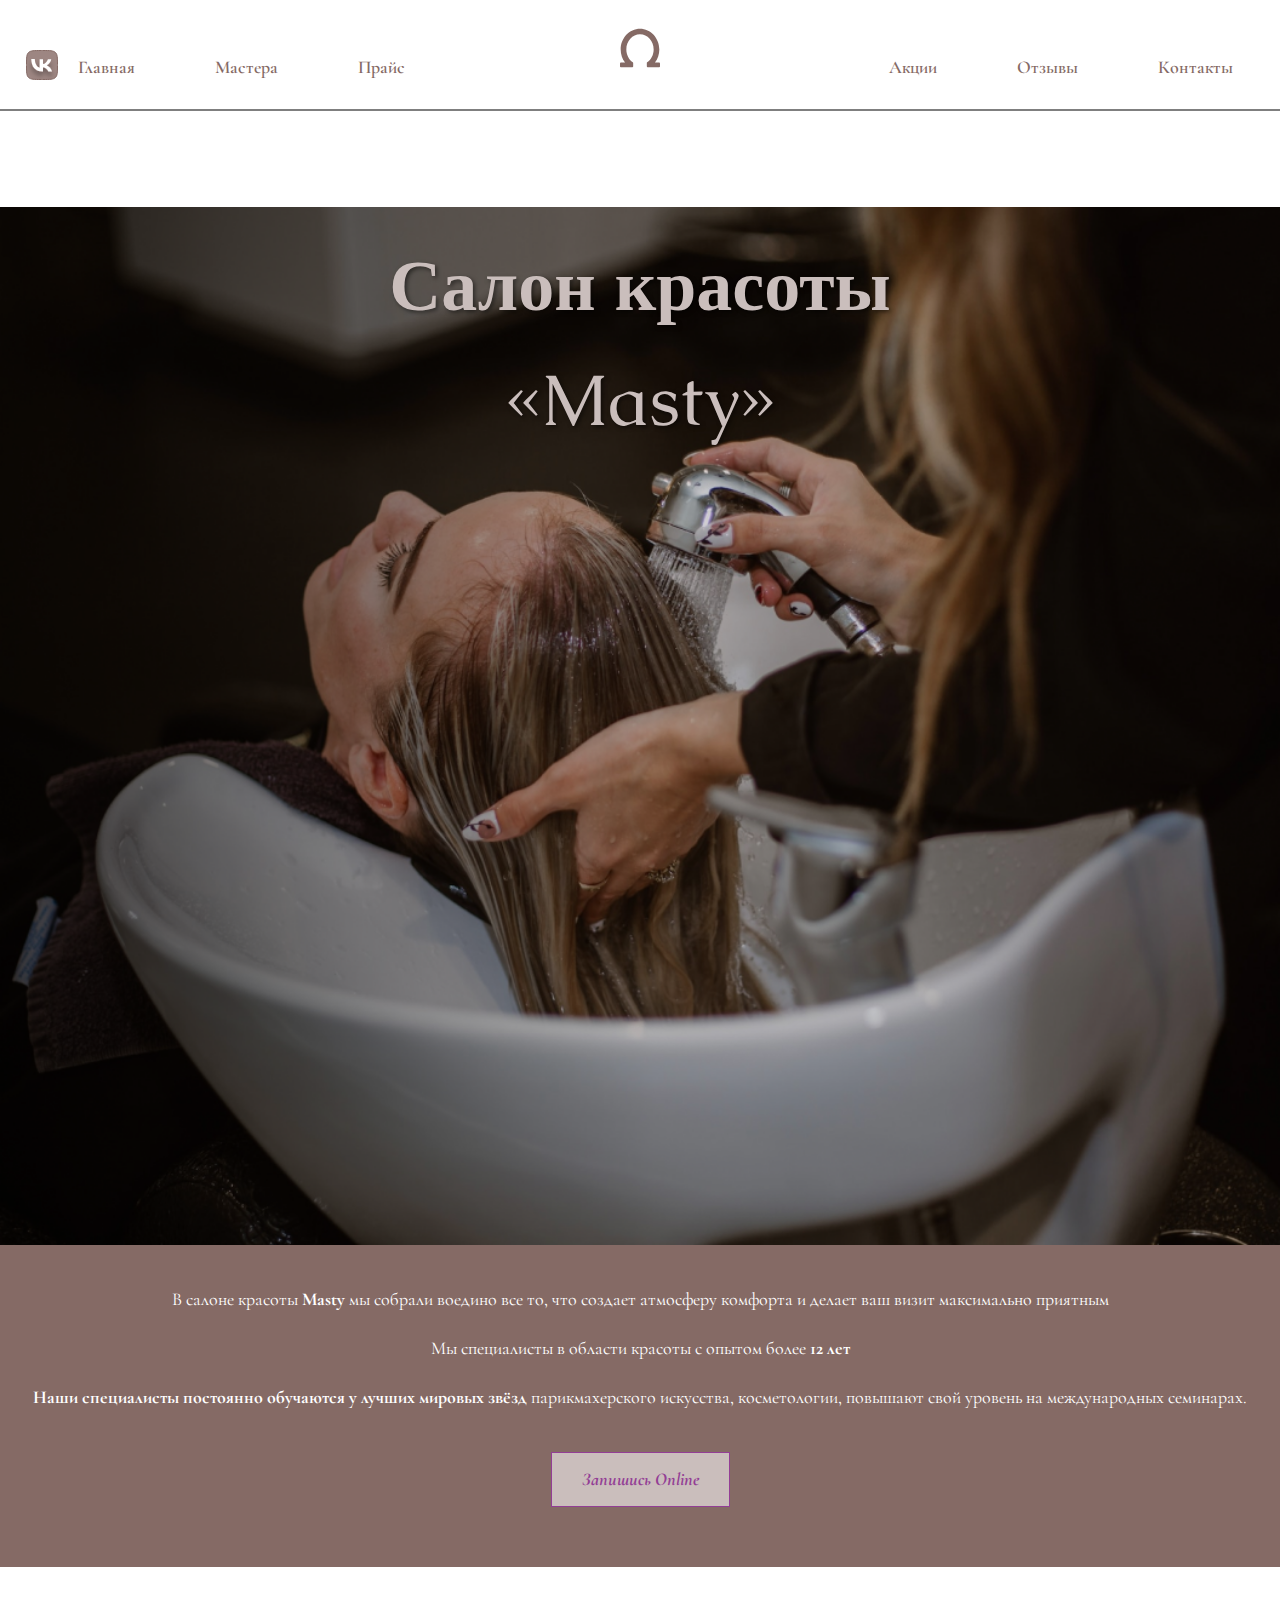
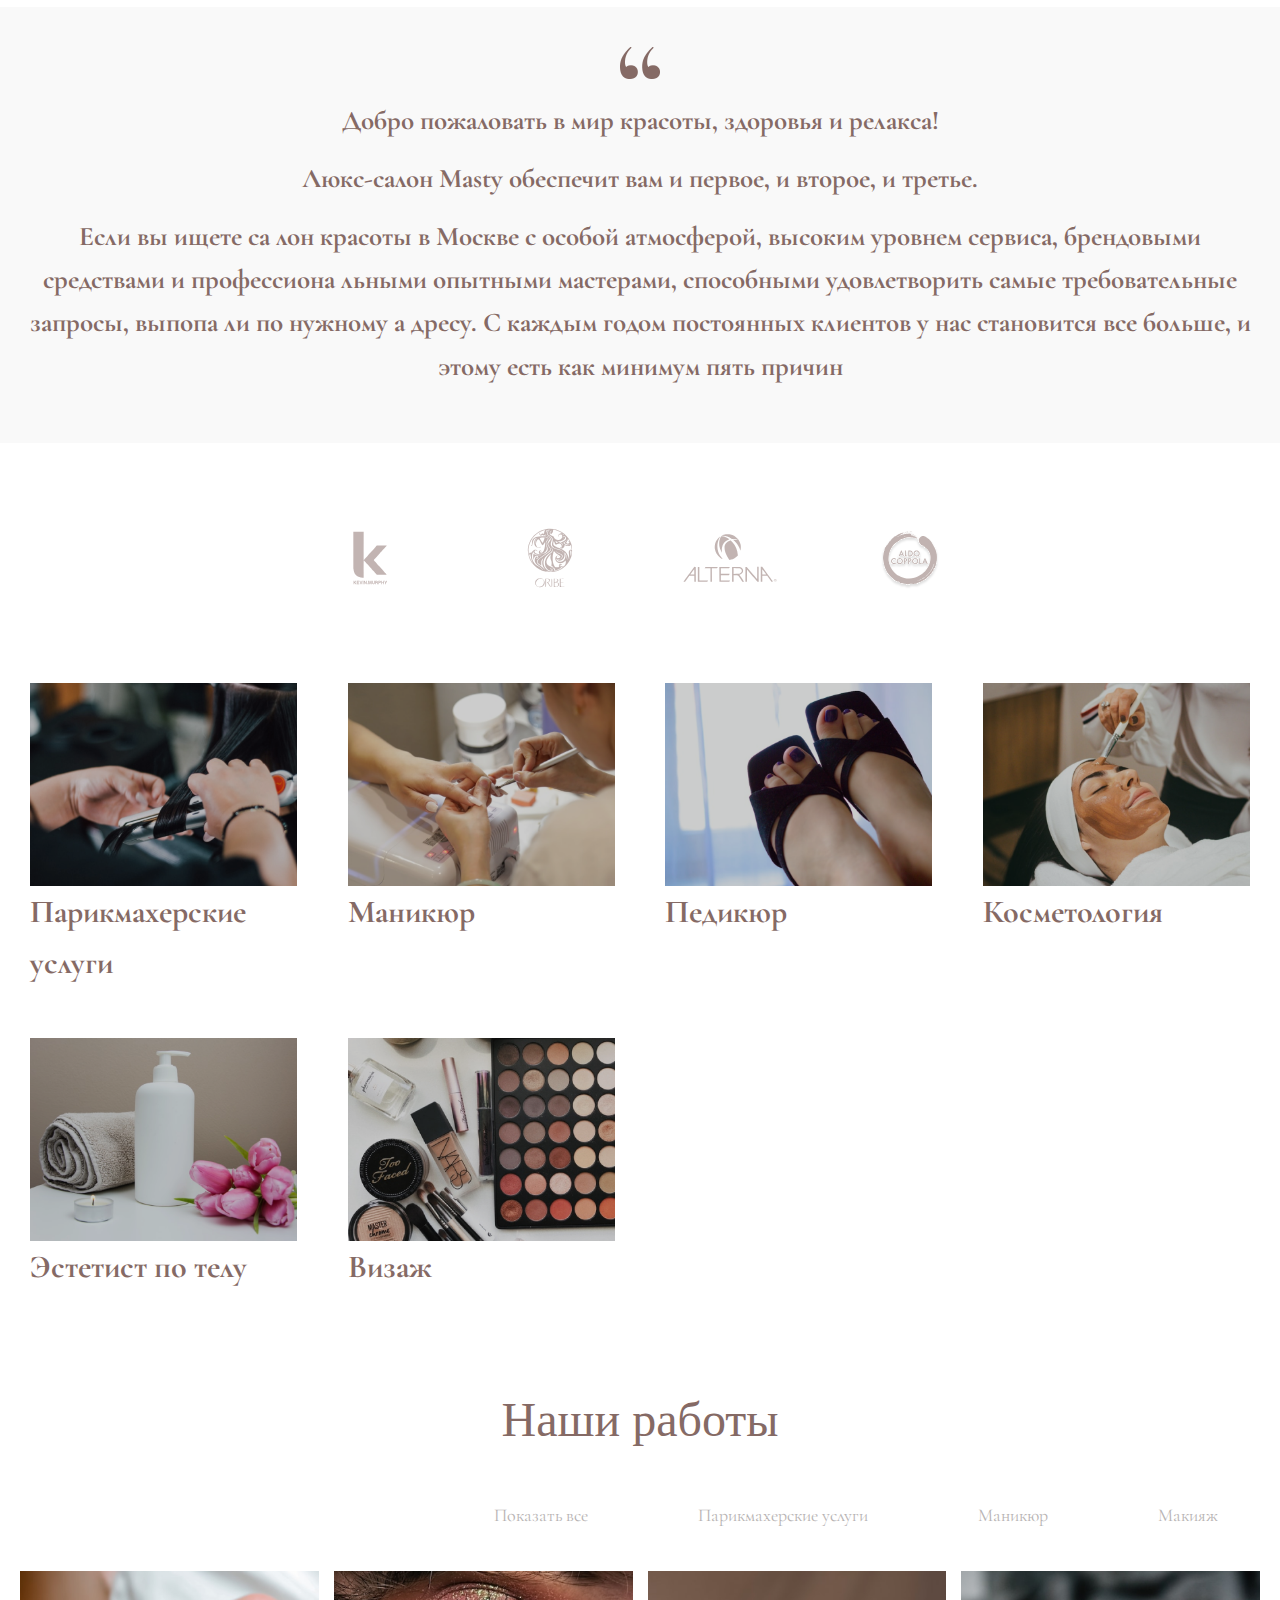
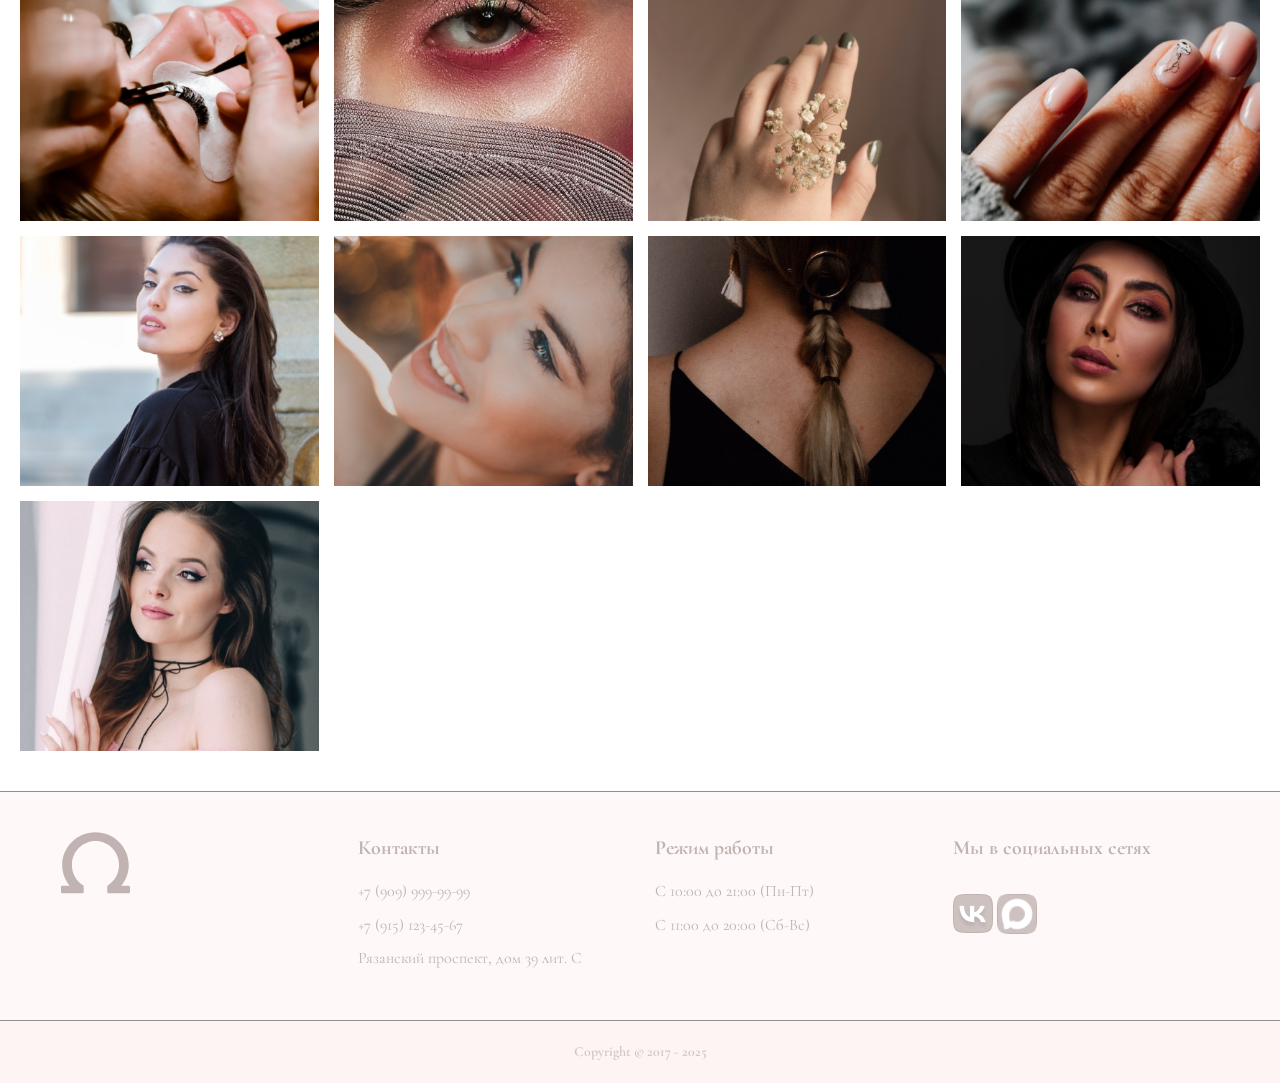
<file: index.html>
<!DOCTYPE html>
<html lang="en">
  <head>
    <meta charset="UTF-8" />
    <meta http-equiv="X-UA-Compatible" content="IE=edge" />
    <meta name="viewport" content="width=device-width, initial-scale=1.0" />
    <link rel="stylesheet" href="assets/css/main.css" />
    <title>Masty</title>
  </head>
  <body id="body">
    <header>
      <div class="header__container">
        <div class="header__items">
          <div class="header__img">
            <button
              onclick="window.location.href='https://vk.com/club234239337'"
              style="
                background: none;
                border: none;
                cursor: pointer;
                outline: none;
              "
            >
              <img src="assets/img/VK.svg" alt="VK" />
            </button>
          </div>

          <nav>
            <ul>
              <li><a href="index.html">Главная</a></li>
              <li><a href="masters.html">Мастера</a></li>
              <li><a href="price.html">Прайс</a></li>
            </ul>
          </nav>

          <img class="header__logo" src="assets/img/logo.svg" alt="Masty" />

          <nav>
            <ul>
              <li><a href="stock.html">Акции</a></li>
              <li><a href="reviews.html">Отзывы</a></li>
              <li><a href="contacts.html">Контакты</a></li>
            </ul>
          </nav>

          <div class="menu-toggle" id="mobile-menu">
            <span></span>
            <span></span>
            <span></span>
          </div>
        </div>
      </div>
      <hr />
    </header>

    <form action="" class="form">
      <div class="form-inner">
        <h2>Форма записи<br />На наши услуги</h2>
        <div class="form-content">
          <h3>Ваше имя:</h3>
          <p><input type="text" name="your-name" /></p>
          <h3>Ваш телефон:</h3>
          <p><input type="text" name="your-name" /></p>
          <h3>Выберите услугу:</h3>
          <p>
            <select name="guests">
              <option value="1">Парикмахерские услуги</option>
              <option value="2">Маникюр</option>
              <option value="3">Педикюр</option>
              <option value="4">Косметология</option>
              <option value="5">Эстетист по телу</option>
              <option value="6">Визаж</option>
            </select>
          </p>
          <h3>Выберите время</h3>
          <p>
            <select name="attending">
              <option value="time">10-13:00</option>
              <option value="time">14-16:00</option>
              <option value="time">16-18:00</option>
            </select>
          </p>
          <p><input class="inputbtn" type="submit" value="Забронировать" /></p>
        </div>
      </div>
    </form>

    <main class="main">
      <!-- Остальной контент остается без изменений -->
      <section class="main-1">
        <img src="assets/img/main-bg.png" />
        <div class="bg1">
          <h1>Салон красоты <br /><span>«Masty»</span></h1>
        </div>
        <div class="bg2">
          <div class="container" style="text-align: center">
            <p>
              В салоне красоты <span>Masty</span> мы собрали воедино все то, что
              создает атмосферу комфорта и делает ваш визит максимально приятным
            </p>
            <p>
              Мы специалисты в области красоты с опытом более
              <span>12 лет</span>
            </p>
            <p>
              <span
                >Наши специалисты постоянно обучаются у лучших мировых звёзд
              </span>
              парикмахерского искусства, косметологии, повышают свой уровень на
              международных семинарах.
            </p>
            <a class="btn-request" href="https://annyannn.pythonanywhere.com">Запишись Online</a>
          </div>
        </div>
      </section>

      <section class="main-2">
        <div class="quote">
          <div class="container">
            <img src="assets/img/quotes.png" />
            <p>Добро пожаловать в мир красоты, здоровья и релакса!</p>
            <p>Люкс-салон Masty обеспечит вам и первое, и второе, и третье.</p>
            <p>
              Если вы ищете са лон красоты в Москве с особой атмосферой, высоким
              уровнем сервиса, брендовыми средствами и профессиона льными
              опытными мастерами, способными удовлетворить самые требовательные
              запросы, выпопа ли по нужному а дресу. С каждым годом постоянных
              клиентов у нас становится все больше, и этому есть как минимум
              пять причин
            </p>
          </div>
        </div>
        <div class="partners">
          <div class="container">
            <img src="assets/img/logo-1.svg" />
            <img src="assets/img/logo-2.svg" />
            <img src="assets/img/logo-3.svg" />
            <img src="assets/img/logo-4.svg" />
          </div>
        </div>
      </section>

      <section class="main-3">
        <div class="container">
          <div class="container-bg">
            <a href="hair.html"><img src="assets/img/image-1.png" /></a>
            <h1>Парикмахерские услуги</h1>
          </div>
          <div class="container-bg">
            <a href="nails-h.html"><img src="assets/img/image-2.png" /></a>
            <h1>Маникюр</h1>
          </div>
          <div class="container-bg">
            <a href="nails-f.html"><img src="assets/img/image-3.png" /></a>
            <h1>Педикюр</h1>
          </div>
          <div class="container-bg">
            <a href="cosmetology.html"><img src="assets/img/image-4.png" /></a>
            <h1>Косметология</h1>
          </div>
          <div class="container-bg">
            <a href="massage.html"><img src="assets/img/image-5.png" /></a>
            <h1>Эстетист по телу</h1>
          </div>
          <div class="container-bg">
            <a href="visage.html"><img src="assets/img/image-6.png" /></a>
            <h1>Визаж</h1>
          </div>
        </div>
      </section>

      <section class="main-4">
        <h1>Наши работы</h1>
        <div class="main-links">
          <nav>
            <ul>
              <li><button id="all">Показать все</button></li>
              <li><button id="hair">Парикмахерские услуги</button></li>
              <li><button id="nails">Маникюр</button></li>
              <li><button id="makeup">Макияж</button></li>
            </ul>
          </nav>
        </div>
        <div class="container gallery">
          <div id="1"><img src="assets/img/work-1.png" /></div>
          <div id="2"><img src="assets/img/work-2.png" /></div>
          <div id="3"><img src="assets/img/work-3.png" /></div>
          <div id="4"><img src="assets/img/work-4.png" /></div>
          <div id="5"><img src="assets/img/work-5.png" /></div>
          <div id="6"><img src="assets/img/work-6.png" /></div>
          <div id="7"><img src="assets/img/work-7.png" /></div>
          <div id="8"><img src="assets/img/work-8.png" /></div>
          <div id="9"><img src="assets/img/work-9.png" /></div>
        </div>
      </section>
    </main>

    <footer>
      <div class="footer__items">
        <div class="footer__img">
          <img src="assets/img/footer__logo.svg" alt="" />
        </div>
        <div class="footer__contacts">
          <h2>Контакты</h2>
          <ul>
            <li>+7 (909) 999-99-99</li>
            <li>+7 (915) 123-45-67</li>
            <li>Рязанский проспект, дом 39 лит. С</li>
          </ul>
        </div>
        <div class="working__time">
          <h2>Режим работы</h2>
          <ul>
            <li>C 10:00 до 21:00 (Пн-Пт)</li>
            <li>С 11:00 до 20:00 (Сб-Вс)</li>
          </ul>
        </div>
        <div class="social">
          <h2>Мы в социальных сетях</h2>
          <div>
            <button
              onclick="window.location.href='https://vk.com/club234239337'"
              style="
                background: none;
                border: none;
                padding: 0;
                cursor: pointer;
                outline: none;
              "
            >
              <img src="assets/img/VK.png" alt="" />
            </button>
            <button
              onclick="window.location.href='https://max.ru'"
              style="
                background: none;
                border: none;
                padding: 0;
                cursor: pointer;
                outline: none;
              "
            >
              <img src="assets/img/MAX.png" alt="" />
            </button>
          </div>
        </div>
      </div>
    </footer>

    <section>
      <div class="end">
        <h1>Copyright © 2017 - 2025</h1>
      </div>
    </section>

    <script src="assets/js/modal.js"></script>
    <script src="assets/js/gallery.js"></script>
  </body>
</html>
</file>
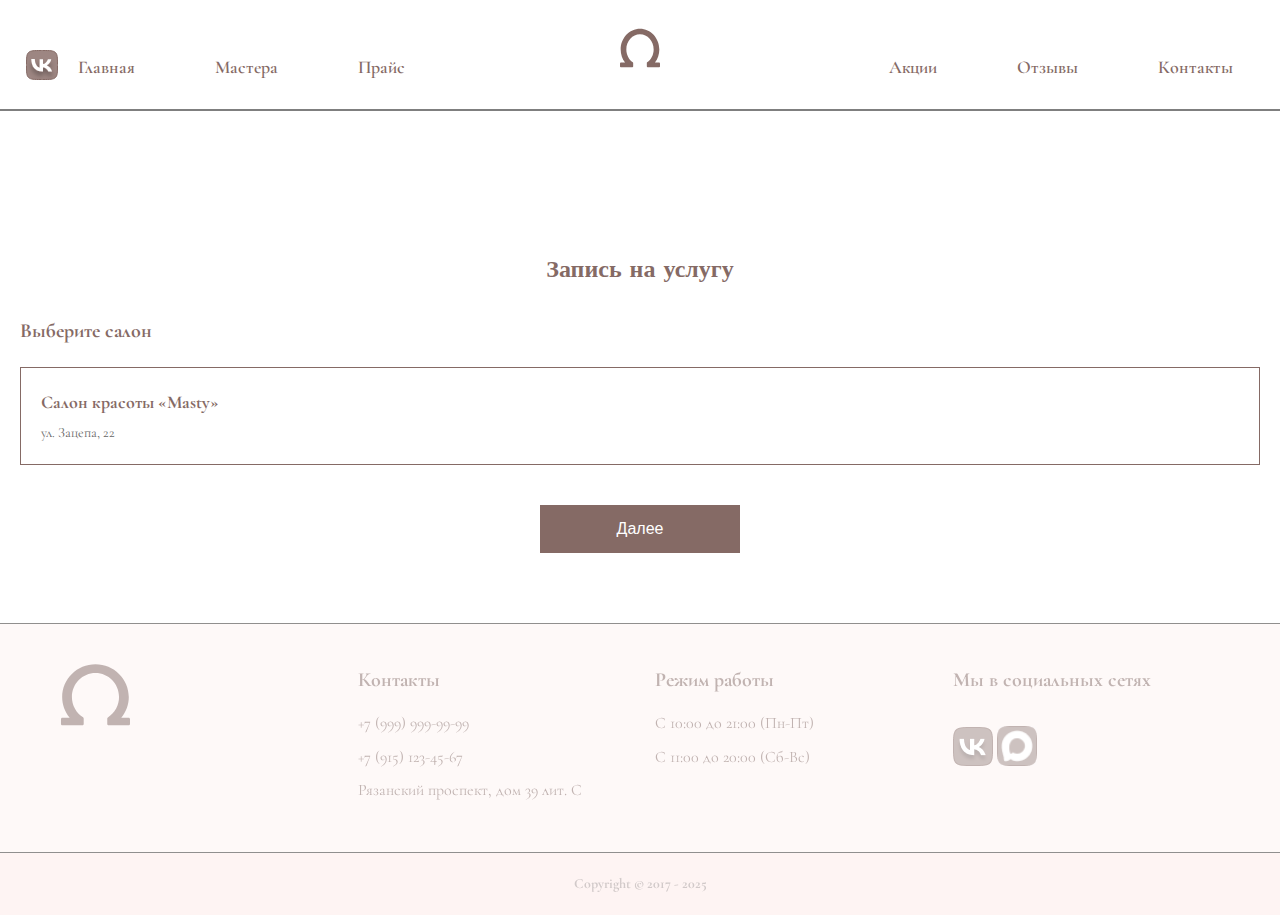
<file: application.html>
<!DOCTYPE html>
<html lang="ru">
  <head>
    <meta charset="UTF-8" />
    <meta name="viewport" content="width=device-width, initial-scale=1.0" />
    <link rel="stylesheet" href="assets/css/main.css" />
    <link rel="stylesheet" href="assets/css/application-style.css" />
    <title>Салон красоты «Masty» - Запись</title>
  </head>
  <body>
    <header>
      <div class="header__container">
        <div class="header__items">
          <div class="header__img">
            <button
              onclick="window.location.href='https://vk.com/club234239337'"
              style="
                background: none;
                border: none;
                cursor: pointer;
                outline: none;
              "
            >
              <img src="assets/img/VK.svg" alt="VK" />
            </button>
          </div>

          <nav>
            <ul>
              <li><a href="index.html">Главная</a></li>
              <li><a href="masters.html">Мастера</a></li>
              <li><a href="price.html">Прайс</a></li>
            </ul>
          </nav>

          <img class="header__logo" src="assets/img/logo.svg" alt="Masty" />

          <nav>
            <ul>
              <li><a href="stock.html">Акции</a></li>
              <li><a href="reviews.html">Отзывы</a></li>
              <li><a href="contacts.html">Контакты</a></li>
            </ul>
          </nav>

          <div class="menu-toggle" id="mobile-menu">
            <span></span>
            <span></span>
            <span></span>
          </div>
        </div>
      </div>
      <hr />
    </header>
    <!-- Основной контент -->
    <div class="container">
      <!-- Страница 1: Выбор салона -->
      <div class="page active" id="page-salon">
        <h1>Запись на услугу</h1>
        <h2>Выберите салон</h2>

        <div class="salon-list">
          <div
            class="salon-card"
            onclick="selectSalon('Масти', 'ул. Зацепа, 22', this)"
          >
            <div class="salon-name">Салон красоты «Masty»</div>
            <div class="salon-address">ул. Зацепа, 22</div>
          </div>
        </div>

        <button
          class="btn btn-continue"
          onclick="showPage('page-services')"
          id="btn-continue-salon"
        >
          Далее
        </button>
      </div>

      <!-- Страница 2: Выбор услуг -->
      <div class="page" id="page-services">
        <h1>Выберите услугу</h1>
        <p style="text-align: center; margin-bottom: 20px; color: #666">
          Вы можете выбрать только одну услугу за раз
        </p>

        <!-- Показываем уже выбранные услуги -->
        <div
          id="selected-services-preview"
          style="display: none; margin-bottom: 30px"
        >
          <div class="selection-info">
            <strong>Уже выбраны услуги:</strong>
            <div id="selected-services-list"></div>
          </div>
        </div>

        <div class="services-categories">
          <div class="category-section">
            <div class="category-title">Парикмахерские услуги</div>
            <div class="services-list">
              <div
                class="service-item"
                onclick="toggleService(1, this, 'hair')"
              >
                <div class="service-name">
                  Женская стрижка + укладка (короткие волосы)
                  <div class="service-description">
                    Профессиональная стрижка и укладка
                  </div>
                  <div class="service-duration">Продолжительность: 90 мин</div>
                </div>
                <div class="service-price">7 210 ₽</div>
              </div>
              <div
                class="service-item"
                onclick="toggleService(2, this, 'hair')"
              >
                <div class="service-name">
                  Женская стрижка + укладка (длинные волосы)
                  <div class="service-description">
                    Профессиональная стрижка и укладка
                  </div>
                  <div class="service-duration">Продолжительность: 120 мин</div>
                </div>
                <div class="service-price">7 930 ₽</div>
              </div>
              <div
                class="service-item"
                onclick="toggleService(3, this, 'hair')"
              >
                <div class="service-name">
                  Окрашивание волос
                  <div class="service-description">
                    Окрашивание любой сложности
                  </div>
                  <div class="service-duration">Продолжительность: 180 мин</div>
                </div>
                <div class="service-price">13 000 ₽</div>
              </div>
            </div>
          </div>

          <div class="category-section">
            <div class="category-title">Массаж</div>
            <div class="services-list">
              <div
                class="service-item"
                onclick="toggleService(9, this, 'massage')"
              >
                <div class="service-name">
                  Стоун массаж
                  <div class="service-description">Массаж горячими камнями</div>
                  <div class="service-duration">Продолжительность: 90 мин</div>
                </div>
                <div class="service-price">4 800 ₽</div>
              </div>
              <div
                class="service-item"
                onclick="toggleService(10, this, 'massage')"
              >
                <div class="service-name">
                  Антицеллюлитный массаж
                  <div class="service-description">Массаж проблемных зон</div>
                  <div class="service-duration">Продолжительность: 60 мин</div>
                </div>
                <div class="service-price">5 200 ₽</div>
              </div>
              <div
                class="service-item"
                onclick="toggleService(12, this, 'massage')"
              >
                <div class="service-name">
                  Тайский массаж
                  <div class="service-description">
                    Традиционный тайский массаж
                  </div>
                  <div class="service-duration">Продолжительность: 90 мин</div>
                </div>
                <div class="service-price">6 700 ₽</div>
              </div>
            </div>
          </div>

          <div class="category-section">
            <div class="category-title">Косметология</div>
            <div class="services-list">
              <div
                class="service-item"
                onclick="toggleService(11, this, 'cosmetology')"
              >
                <div class="service-name">
                  Массаж лица "Тоффа"
                  <div class="service-description">Испанский массаж лица</div>
                  <div class="service-duration">Продолжительность: 50 мин</div>
                </div>
                <div class="service-price">5 300 ₽</div>
              </div>
              <div
                class="service-item"
                onclick="toggleService(8, this, 'cosmetology')"
              >
                <div class="service-name">
                  Окрашивание бровей
                  <div class="service-description">Коррекция и окрашивание</div>
                  <div class="service-duration">Продолжительность: 30 мин</div>
                </div>
                <div class="service-price">1 350 ₽</div>
              </div>
            </div>
          </div>

          <div class="category-section">
            <div class="category-title">Ногтевой сервис</div>
            <div class="services-list">
              <div
                class="service-item"
                onclick="toggleService(13, this, 'nails')"
              >
                <div class="service-name">
                  Классический маникюр
                  <div class="service-description">
                    Уход и покрытие гель-лаком
                  </div>
                  <div class="service-duration">Продолжительность: 90 мин</div>
                </div>
                <div class="service-price">2 500 ₽</div>
              </div>
              <div
                class="service-item"
                onclick="toggleService(14, this, 'nails')"
              >
                <div class="service-name">
                  Аппаратный педикюр
                  <div class="service-description">
                    Профессиональный уход за стопами
                  </div>
                  <div class="service-duration">Продолжительность: 90 мин</div>
                </div>
                <div class="service-price">3 500 ₽</div>
              </div>
            </div>
          </div>
        </div>

        <button
          class="btn btn-continue"
          onclick="showPage('page-specialists')"
          id="btn-continue-services"
          disabled
        >
          Далее
        </button>
      </div>

      <!-- Страница 3: Выбор мастера -->
      <div class="page" id="page-specialists">
        <h1>Выберите мастера</h1>

        <div class="selection-info" id="specialist-selection-info">
          <!-- Информация о выбранной услуге будет здесь -->
        </div>

        <div class="specialists-grid" id="specialists-container">
          <!-- Мастера будут загружены через JavaScript -->
        </div>

        <button
          class="btn btn-continue"
          onclick="showPage('page-date')"
          id="btn-continue-specialist"
          disabled
        >
          Далее
        </button>
      </div>

      <!-- Страница 4: Выбор даты и времени -->
      <div class="page" id="page-date">
        <h1>Выберите дату и время</h1>

        <div class="selection-info">
          <strong>Выбранная услуга:</strong>
          <span id="selected-service-info">-</span><br />
          <strong>Выбранный мастер:</strong>
          <span id="selected-specialist-info">-</span>
        </div>

        <!-- Показываем уже записанные услуги -->
        <div
          id="appointed-services-preview"
          style="display: none; margin-bottom: 30px"
        >
          <div class="selection-info">
            <strong>Уже записаны:</strong>
            <div id="appointed-services-list"></div>
          </div>
        </div>

        <div class="classic-calendar">
          <div class="calendar-header">
            <button class="calendar-nav" onclick="changeMonth(-1)">‹</button>
            <div class="current-month" id="current-month">Январь 2024</div>
            <button class="calendar-nav" onclick="changeMonth(1)">›</button>
          </div>

          <div class="calendar-weekdays">
            <div class="weekday">ПН</div>
            <div class="weekday">ВТ</div>
            <div class="weekday">СР</div>
            <div class="weekday">ЧТ</div>
            <div class="weekday">ПТ</div>
            <div class="weekday">СБ</div>
            <div class="weekday">ВС</div>
          </div>

          <div class="calendar-days" id="calendar-days">
            <!-- Дни будут загружены через JavaScript -->
          </div>
        </div>

        <div class="time-slots-container">
          <div class="duration-info" id="duration-info">
            Выберите мастера и дату для просмотра доступного времени
          </div>

          <div id="time-slots-display" style="display: none">
            <div class="time-period">Утренние часы</div>
            <div class="time-slots" id="morning-slots"></div>

            <div class="time-period">Дневные часы</div>
            <div class="time-slots" id="day-slots"></div>

            <div class="time-period">Вечерние часы</div>
            <div class="time-slots" id="evening-slots"></div>
          </div>
        </div>

        <button
          class="btn btn-continue"
          onclick="showPage('page-add-service')"
          id="btn-continue-date"
          disabled
        >
          Далее
        </button>
      </div>

      <!-- Страница 5: Дополнительная услуга -->
      <div class="page" id="page-add-service">
        <h1>Хотите добавить еще услугу?</h1>

        <!-- Показываем все выбранные услуги -->
        <div id="all-appointed-services" style="margin-bottom: 30px">
          <!-- Список всех записанных услуг будет здесь -->
        </div>

        <div class="add-service-prompt">
          <p style="font-size: 18px; margin-bottom: 20px">
            Вы можете добавить дополнительные услуги к вашему визиту
          </p>

          <div class="add-service-buttons">
            <button class="add-service-btn yes" onclick="addAnotherService()">
              Да, добавить услугу
            </button>
            <button class="add-service-btn no" onclick="showPage('page-final')">
              Нет, продолжить
            </button>
          </div>
        </div>
      </div>

      <!-- Страница 6: Финальная форма -->
      <div class="page" id="page-final">
        <h1>Ваши данные</h1>

        <div class="form-group">
          <label>Имя *</label>
          <input
            type="text"
            placeholder="Введите ваше имя"
            id="client-name"
            oninput="validateForm()"
          />
          <div class="error-message" id="name-error">
            Пожалуйста, введите ваше имя
          </div>
        </div>

        <div class="form-group">
          <label>Телефон *</label>
          <input
            type="tel"
            placeholder="+7 (XXX) XXX-XX-XX"
            id="client-phone"
            oninput="validateForm()"
          />
          <div class="error-message" id="phone-error">
            Пожалуйста, введите корректный номер телефона
          </div>
        </div>

        <div class="form-group">
          <label>E-mail</label>
          <input
            type="email"
            placeholder="Введите ваш e-mail"
            id="client-email"
          />
        </div>

        <div class="form-group">
          <label>Комментарий</label>
          <textarea
            placeholder="Дополнительные пожелания"
            id="client-comment"
          ></textarea>
        </div>

        <div class="form-group">
          <div class="checkbox-group">
            <input type="checkbox" id="reminder" />
            <label for="reminder">Напоминание</label>
          </div>
          <small>За 24 часа до записи</small>
        </div>

        <!-- Секция промокода -->
        <div class="promocode-section">
          <h3 style="margin-bottom: 10px">Есть промокод?</h3>
          <p style="color: #666; margin-bottom: 10px; font-size: 14px">
            Введите промокод для получения скидки
          </p>
          <div class="promocode-input-group">
            <input
              type="text"
              class="promocode-input"
              id="promocode-input"
              placeholder="Введите промокод"
              maxlength="10"
            />
            <button
              class="promocode-btn"
              id="apply-promocode"
              onclick="applyPromocode()"
            >
              Применить
            </button>
          </div>
          <div class="discount-applied" id="discount-applied">
            ✅ Промокод применен! Скидка 5% активирована
          </div>
          <div class="discount-error" id="discount-error">
            ❌ Неверный промокод
          </div>
        </div>

        <div class="appointment-summary">
          <h3>Детали записи</h3>
          <div class="summary-item">
            <strong>Салон:</strong> <span id="summary-salon">-</span>
          </div>

          <div class="selected-services">
            <strong>Выбранные услуги:</strong>
            <div id="summary-services">Не выбрано</div>

            <!-- Блок скидки -->
            <div
              class="summary-item"
              id="discount-section"
              style="display: none"
            >
              <div
                style="
                  display: flex;
                  justify-content: space-between;
                  align-items: center;
                "
              >
                <span>Дополнительная скидка:</span>
                <span class="discount-amount" id="discount-amount">-0 ₽</span>
              </div>
            </div>

            <div class="summary-item">
              <div
                style="
                  display: flex;
                  justify-content: space-between;
                  align-items: center;
                "
              >
                <span><strong>Общая стоимость:</strong></span>
                <span>
                  <span
                    class="original-price"
                    id="original-price"
                    style="display: none"
                    >0 ₽</span
                  >
                  <strong id="summary-total">0</strong> ₽
                </span>
              </div>
            </div>
          </div>
        </div>

        <div class="discount-info">
          Специальное предложение: скидка 5% на стрижку и укладку при записи
          онлайн
        </div>

        <div class="privacy-notice">
          Нажимая кнопку "Записаться", вы соглашаетесь с политикой
          конфиденциальности и обработкой персональных данных.
        </div>

        <button class="btn" onclick="submitForm()" id="btn-submit" disabled>
          Записаться
        </button>
      </div>

      <!-- Страница 7: Благодарность -->
      <div class="page" id="page-thankyou">
        <h1>Ваша заявка обрабатывается.</h1>
        <p style="text-align: center; margin: 20px 0">
          Наш специалист с Вами свяжется в ближайшее время
        </p>
        <h2 style="text-align: center; margin: 30px 0">Спасибо!</h2>

        <div class="appointment-summary">
          <h3>Информация о вашей записи</h3>
          <div class="summary-item">
            <strong>Номер записи:</strong> #<span id="booking-number"
              >11201</span
            >
          </div>
          <div class="summary-item">
            <strong>Имя:</strong> <span id="final-name">-</span>
          </div>
          <div class="summary-item">
            <strong>Телефон:</strong> <span id="final-phone">-</span>
          </div>
          <div class="summary-item">
            <strong>Салон:</strong> <span id="final-salon">-</span>
          </div>

          <div class="selected-services">
            <strong>Услуги:</strong>
            <div id="final-services">-</div>

            <!-- Блок скидки на странице благодарности -->
            <div
              class="summary-item"
              id="final-discount-section"
              style="display: none"
            >
              <div
                style="
                  display: flex;
                  justify-content: space-between;
                  align-items: center;
                "
              >
                <span>Дополнительная скидка:</span>
                <span class="discount-amount" id="final-discount-amount"
                  >-0 ₽</span
                >
              </div>
            </div>

            <div class="summary-item">
              <div
                style="
                  display: flex;
                  justify-content: space-between;
                  align-items: center;
                "
              >
                <span><strong>Общая стоимость:</strong></span>
                <span>
                  <span
                    class="original-price"
                    id="final-original-price"
                    style="display: none"
                    >0 ₽</span
                  >
                  <strong id="final-total">0</strong> ₽
                </span>
              </div>
            </div>
          </div>
        </div>

        <button class="btn" onclick="showPage('page-salon')">
          Записаться снова
        </button>
      </div>
    </div>

    <!-- Футер как в index.html -->
    <footer>
      <div class="footer__items">
        <div class="footer__img">
          <img src="assets/img/footer__logo.svg" alt="Masty" />
        </div>
        <div class="footer__contacts">
          <h2>Контакты</h2>
          <ul>
            <li>+7 (999) 999-99-99</li>
            <li>+7 (915) 123-45-67</li>
            <li>Рязанский проспект, дом 39 лит. С</li>
          </ul>
        </div>
        <div class="working__time">
          <h2>Режим работы</h2>
          <ul>
            <li>С 10:00 до 21:00 (Пн-Пт)</li>
            <li>С 11:00 до 20:00 (Сб-Вс)</li>
          </ul>
        </div>
        <div class="social">
          <h2>Мы в социальных сетях</h2>
          <div>
            <button
              onclick="window.location.href='https://vk.com/club234239337'"
              style="
                background: none;
                border: none;
                padding: 0;
                cursor: pointer;
                outline: none;
              "
            >
              <img src="assets/img/VK.png" alt="VK" />
            </button>
            <button
              onclick="window.location.href='https://max.ru'"
              style="
                background: none;
                border: none;
                padding: 0;
                cursor: pointer;
                outline: none;
              "
            >
              <img src="assets/img/MAX.png" alt="MAX" />
            </button>
          </div>
        </div>
      </div>
    </footer>
    <section>
      <div class="end">
        <h1>Copyright © 2017 - 2025</h1>
      </div>
    </section>

    <script src="assets/js/application.js"></script>
    <script src="assets/js/modal.js"></script>
  </body>
</html>
</file>
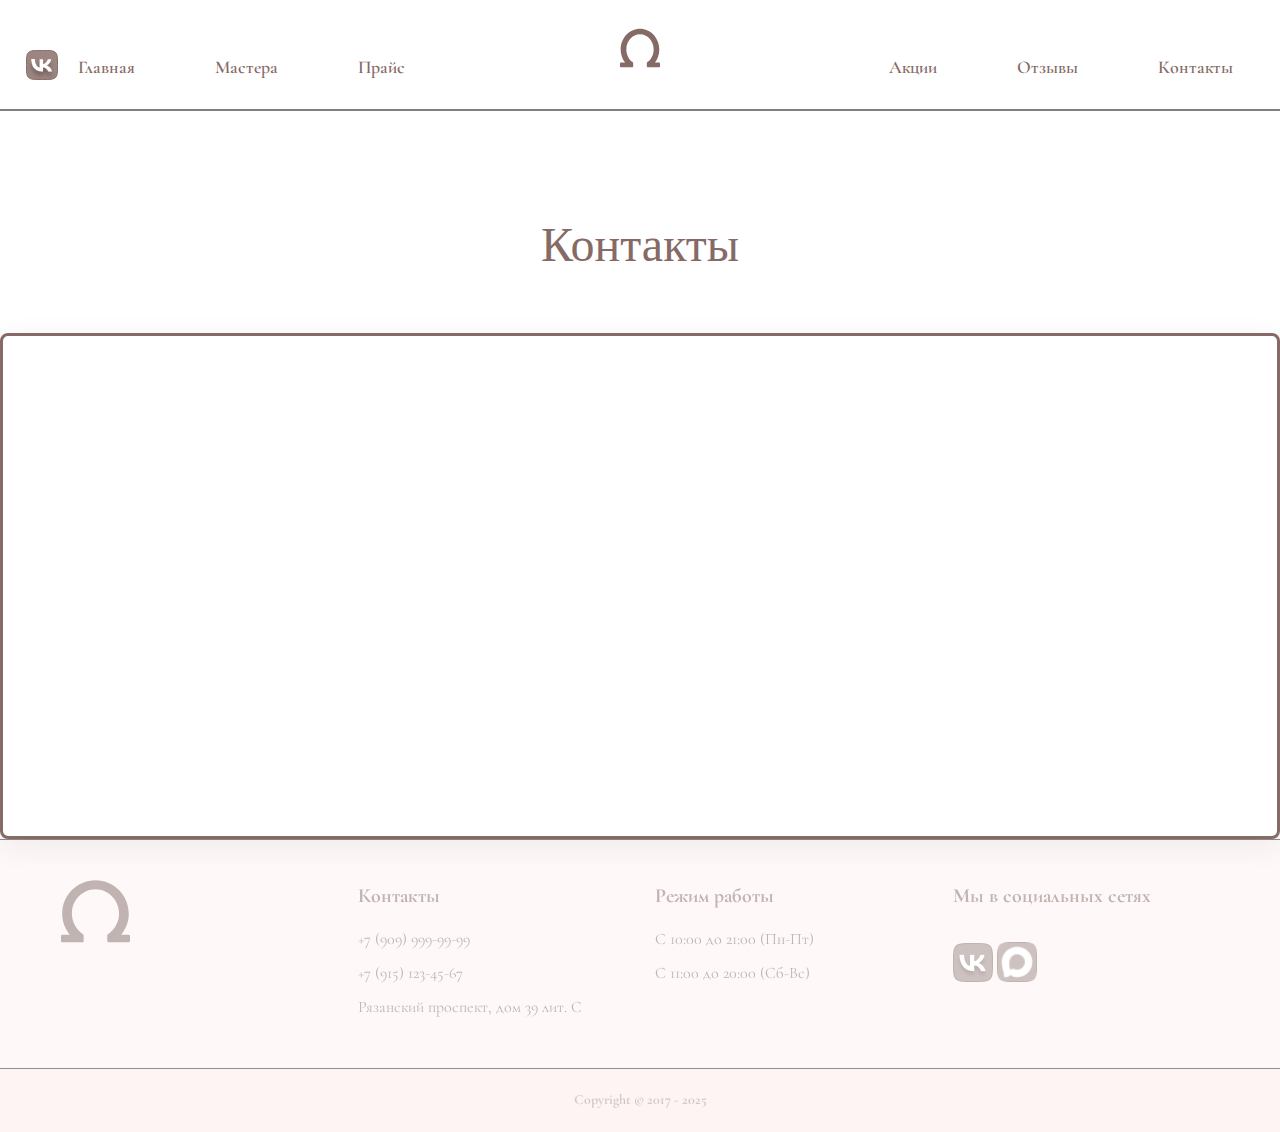
<file: contacts.html>
<!DOCTYPE html>
<html lang="ru">
  <head>
    <meta charset="UTF-8" />
    <meta http-equiv="X-UA-Compatible" content="IE=edge" />
    <meta name="viewport" content="width=device-width, initial-scale=1.0" />
    <link rel="stylesheet" href="assets/css/main.css" />
    <!-- Подключаем основной style.css -->
    <link rel="stylesheet" href="assets/css/contacts-style.css" />
    <title>Контакты | Masty</title>
  </head>
  <body id="body">
    <!-- ========== МОБИЛЬНЫЙ ХЕДЕР (создаётся через JS) ========== -->
    <!-- Он будет добавлен автоматически скриптом -->

    <header>
      <div class="header__container">
        <div class="header__items">
          <div class="header__img">
            <button
              onclick="window.location.href='https://vk.com/club234239337'"
              style="
                background: none;
                border: none;
                cursor: pointer;
                outline: none;
              "
            >
              <img src="assets/img/VK.svg" alt="VK" />
            </button>
          </div>

          <nav>
            <ul>
              <li><a href="index.html">Главная</a></li>
              <li><a href="masters.html">Мастера</a></li>
              <li><a href="price.html">Прайс</a></li>
            </ul>
          </nav>

          <img class="header__logo" src="assets/img/logo.svg" alt="Masty" />

          <nav>
            <ul>
              <li><a href="stock.html">Акции</a></li>
              <li><a href="reviews.html">Отзывы</a></li>
              <li><a href="contacts.html">Контакты</a></li>
            </ul>
          </nav>

          <div class="menu-toggle" id="mobile-menu">
            <span></span>
            <span></span>
            <span></span>
          </div>
        </div>
      </div>
      <hr />
    </header>

    <main class="main">
      <section class="contacts-section">
        <div class="container">
          <h1 class="page-heading">Контакты</h1>

          <div class="map-wrapper">
            <iframe
              src="https://yandex.ru/map-widget/v1/?um=constructor%3Af27d15502e7a50472535c56ba9d4354587a8d63e205c19427d3e90b4e742d326&amp;source=constructor"
              width="100%"
              height="500px"
              frameborder="0"
              allowfullscreen=""
              loading="lazy"
              referrerpolicy="no-referrer-when-downgrade"
            >
            </iframe>
          </div>
        </div>
      </section>
    </main>

    <footer>
      <div class="footer__items">
        <div class="footer__img">
          <img src="assets/img/footer__logo.svg" alt="" />
        </div>
        <div class="footer__contacts">
          <h2>Контакты</h2>
          <ul>
            <li>+7 (909) 999-99-99</li>
            <li>+7 (915) 123-45-67</li>
            <li>Рязанский проспект, дом 39 лит. С</li>
          </ul>
        </div>
        <div class="working__time">
          <h2>Режим работы</h2>
          <ul>
            <li>С 10:00 до 21:00 (Пн-Пт)</li>
            <li>С 11:00 до 20:00 (Сб-Вс)</li>
          </ul>
        </div>
        <div class="social">
          <h2>Мы в социальных сетях</h2>
          <div>
            <button
              onclick="window.location.href='https://vk.com/club234239337'"
            >
              <img src="assets/img/VK.png" alt="VK" />
            </button>
            <button onclick="window.location.href='https://max.ru'">
              <img src="assets/img/MAX.png" alt="MAX" />
            </button>
          </div>
        </div>
      </div>
    </footer>

    <section>
      <div class="end">
        <h1>Copyright © 2017 - 2025</h1>
      </div>
    </section>

    <script src="assets/js/modal.js"></script>
  </body>
</html>
</file>
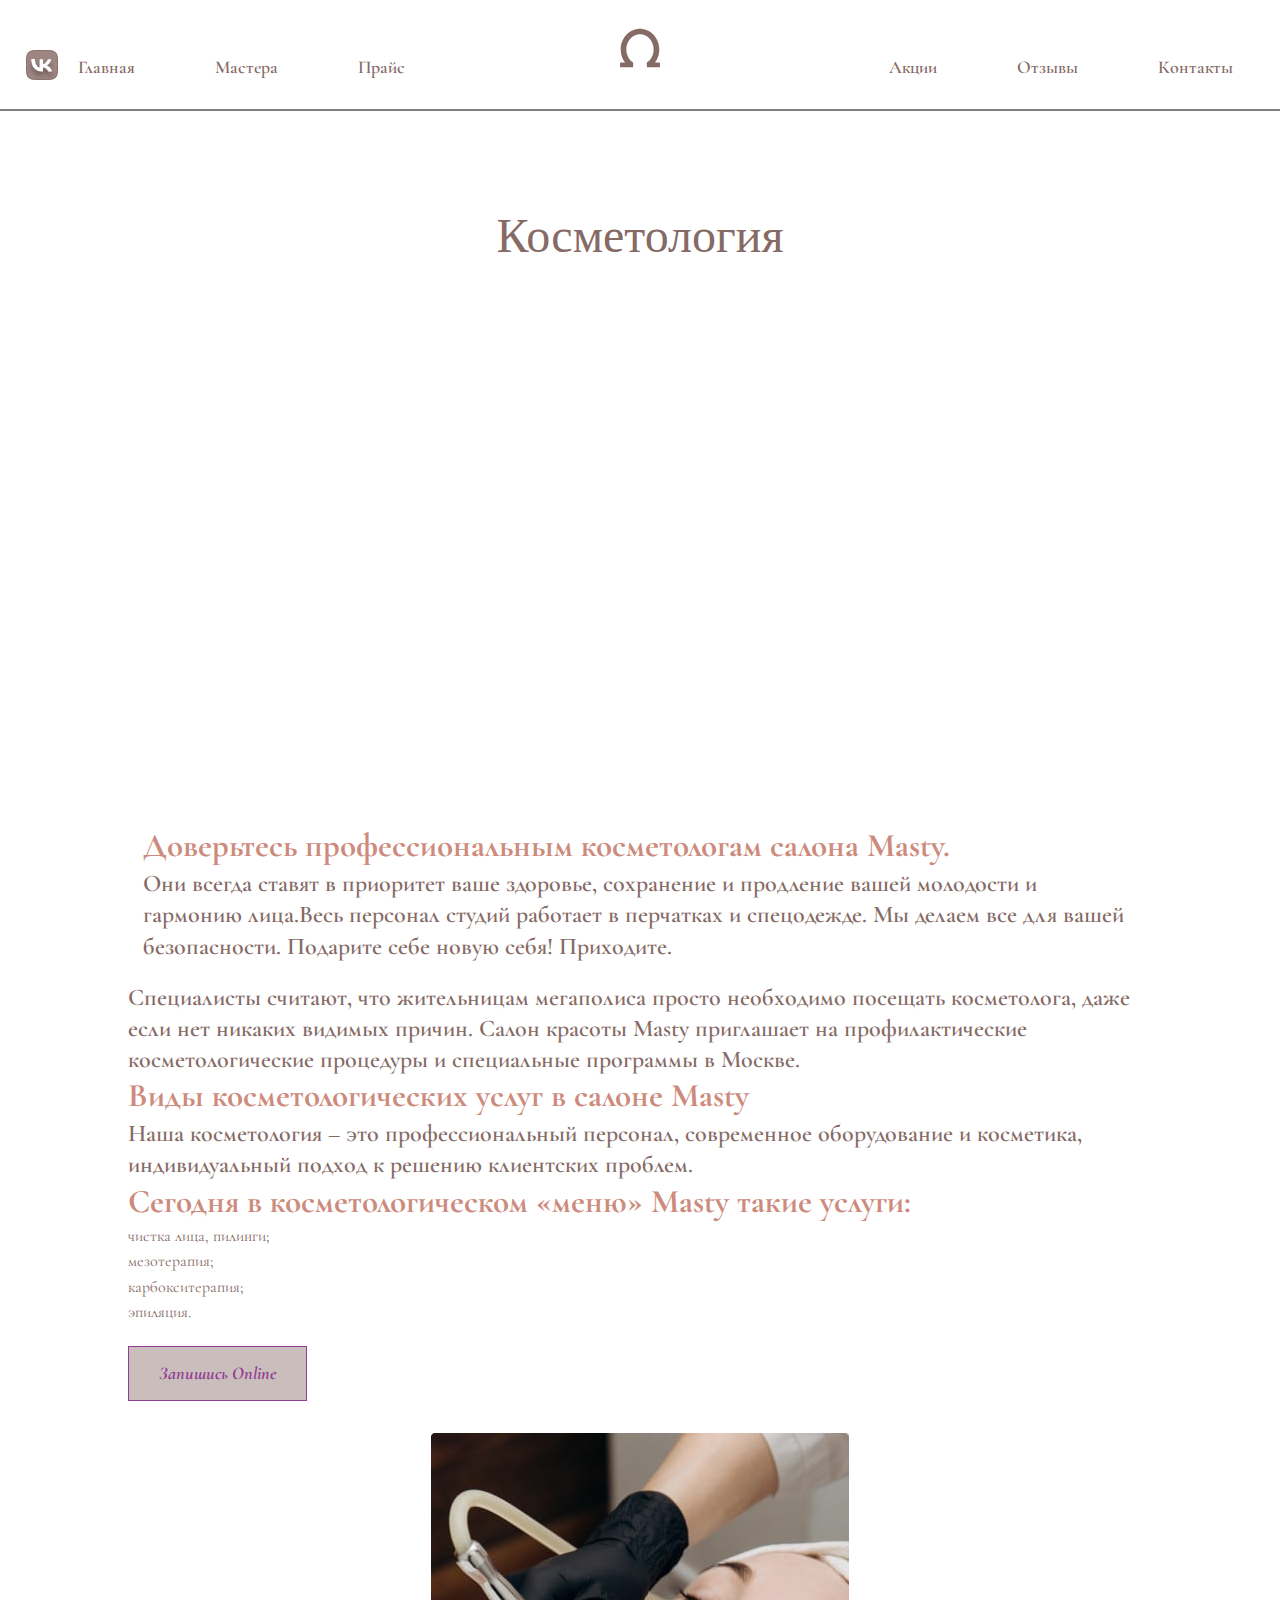
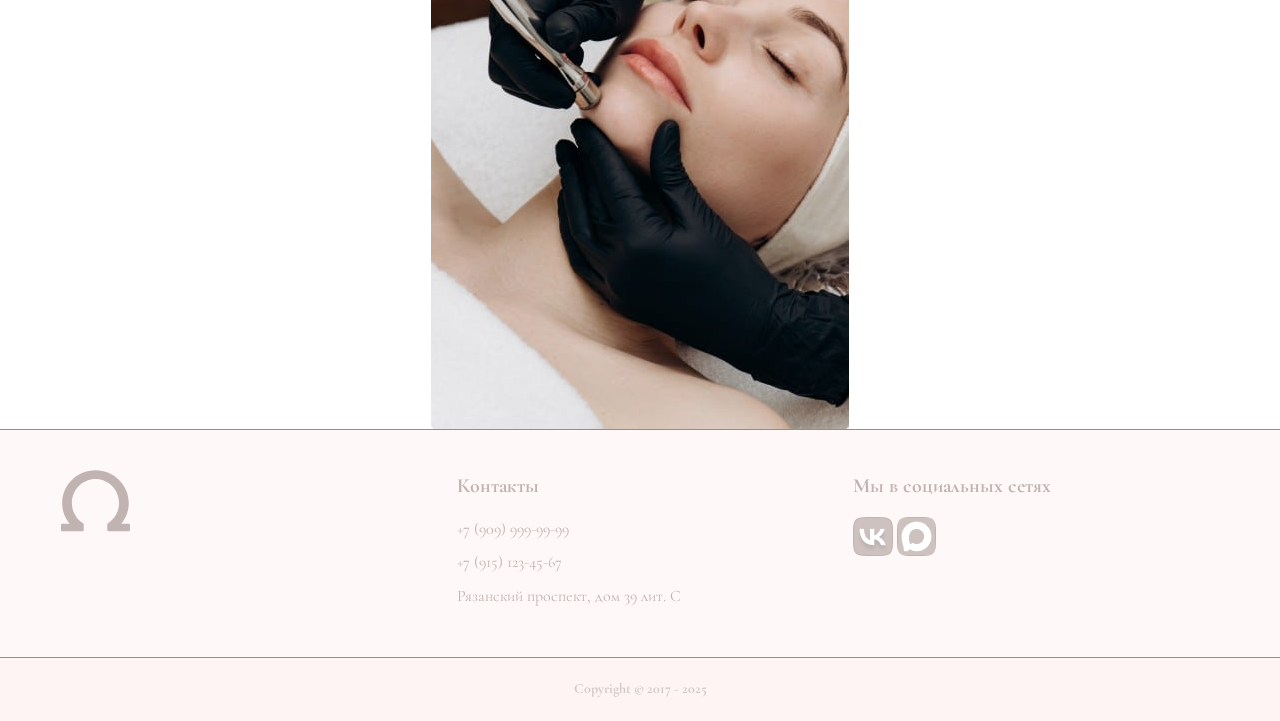
<file: cosmetology.html>
<!DOCTYPE html>
<html lang="en">
  <head>
    <meta charset="UTF-8" />
    <meta http-equiv="X-UA-Compatible" content="IE=edge" />
    <meta name="viewport" content="width=device-width, initial-scale=1.0" />
    <link rel="stylesheet" href="assets/css/main.css" />
    <link rel="stylesheet" href="assets/css/services-style.css" />
    <title>Cosmetology</title>
  </head>
  <body>
    <header>
      <div class="header__container">
        <div class="header__items">
          <div class="header__img">
            <button
              onclick="window.location.href='https://vk.com/club234239337'"
              style="
                background: none;
                border: none;
                cursor: pointer;
                outline: none;
              "
            >
              <img src="assets/img/VK.svg" alt="" />
            </button>
          </div>

          <nav>
            <ul>
              <li><a href="index.html">Главная</a></li>
              <li><a href="masters.html">Мастера</a></li>
              <li><a href="price.html">Прайс</a></li>
            </ul>
          </nav>
          <img class="header__logo" src="assets/img/logo.svg" alt="" />
          <nav>
            <ul>
              <li><a href="stock.html">Акции</a></li>
              <li><a href="reviews.html">Отзывы</a></li>
              <li><a href="contacts.html">Контакты</a></li>
            </ul>
          </nav>
        </div>
      </div>
      <hr />
    </header>
    <section>
      <h1 class="heading">Косметология</h1>
      <div class="video">
        <iframe
          width="820"
          height="461"
          src="https://rutube.ru/play/embed/3e667ad1411f56e3706574b0ff8272fd/"
          style="border: none"
          allow="clipboard-write; autoplay"
          webkitAllowFullScreen
          mozallowfullscreen
          allowfullscreen
        ></iframe>
        <div class="container">
          <h1>Доверьтесь профессиональным косметологам салона Masty.</h1>
          <p>
            Они всегда ставят в приоритет ваше здоровье, сохранение и продление
            вашей молодости и гармонию лица.Весь персонал студий работает в
            перчатках и спецодежде. Мы делаем все для вашей безопасности.
            Подарите себе новую себя! Приходите.
          </p>
        </div>
      </div>
      <div class="main-1">
        <div class="container">
          <p>
            Специалисты считают, что жительницам мегаполиса просто необходимо
            посещать косметолога, даже если нет никаких видимых причин. Салон
            красоты Masty приглашает на профилактические косметологические
            процедуры и специальные программы в Москве.
          </p>
          <h1>Виды косметологических услуг в салоне Masty</h1>
          <p>
            Наша косметология – это профессиональный персонал, современное
            оборудование и косметика, индивидуальный подход к решению клиентских
            проблем.
          </p>
          <h1>Сегодня в косметологическом «меню» Masty такие услуги:</h1>
          <ul>
            <li>чистка лица, пилинги;</li>
            <li>мезотерапия;</li>
            <li>карбокситерапия;</li>
            <li>эпиляция.</li>
          </ul>
          <a class="btn-request" href="https://annyannn.pythonanywhere.com">Запишись Online</a>
        </div>

        <img src="assets/img/cosmetology.jpg" />
      </div>
    </section>
    <footer>
      <div class="footer__items">
        <div class="footer__img">
          <img src="assets/img/footer__logo.svg" alt="" />
        </div>
        <div class="footer__contacts">
          <h2>Контакты</h2>
          <ul>
            <li>+7 (909) 999-99-99</li>
            <li>+7 (915) 123-45-67</li>
            <li>Рязанский проспект, дом 39 лит. С</li>
          </ul>
        </div>
        <div class="working__time">
          <h2>Мы в социальных сетях</h2>
          <div>
            <button
              onclick="window.location.href='https://vk.com/club234239337'"
              style="
                background: none;
                border: none;
                padding: 0;
                cursor: pointer;
                outline: none;
              "
            >
              <img src="assets/img/VK.png" alt="" />
            </button>
            <button
              onclick="window.location.href='https://max.ru'"
              style="
                background: none;
                border: none;
                padding: 0;
                cursor: pointer;
                outline: none;
              "
            >
              <img src="assets/img/MAX.png" alt="" />
            </button>
          </div>
        </div>
      </div>
    </footer>

    <section>
      <div class="end">
        <h1>Copyright © 2017 - 2025</h1>
      </div>
    </section>

    <script src="assets/js/modal.js"></script>
  </body>
</html>
</file>
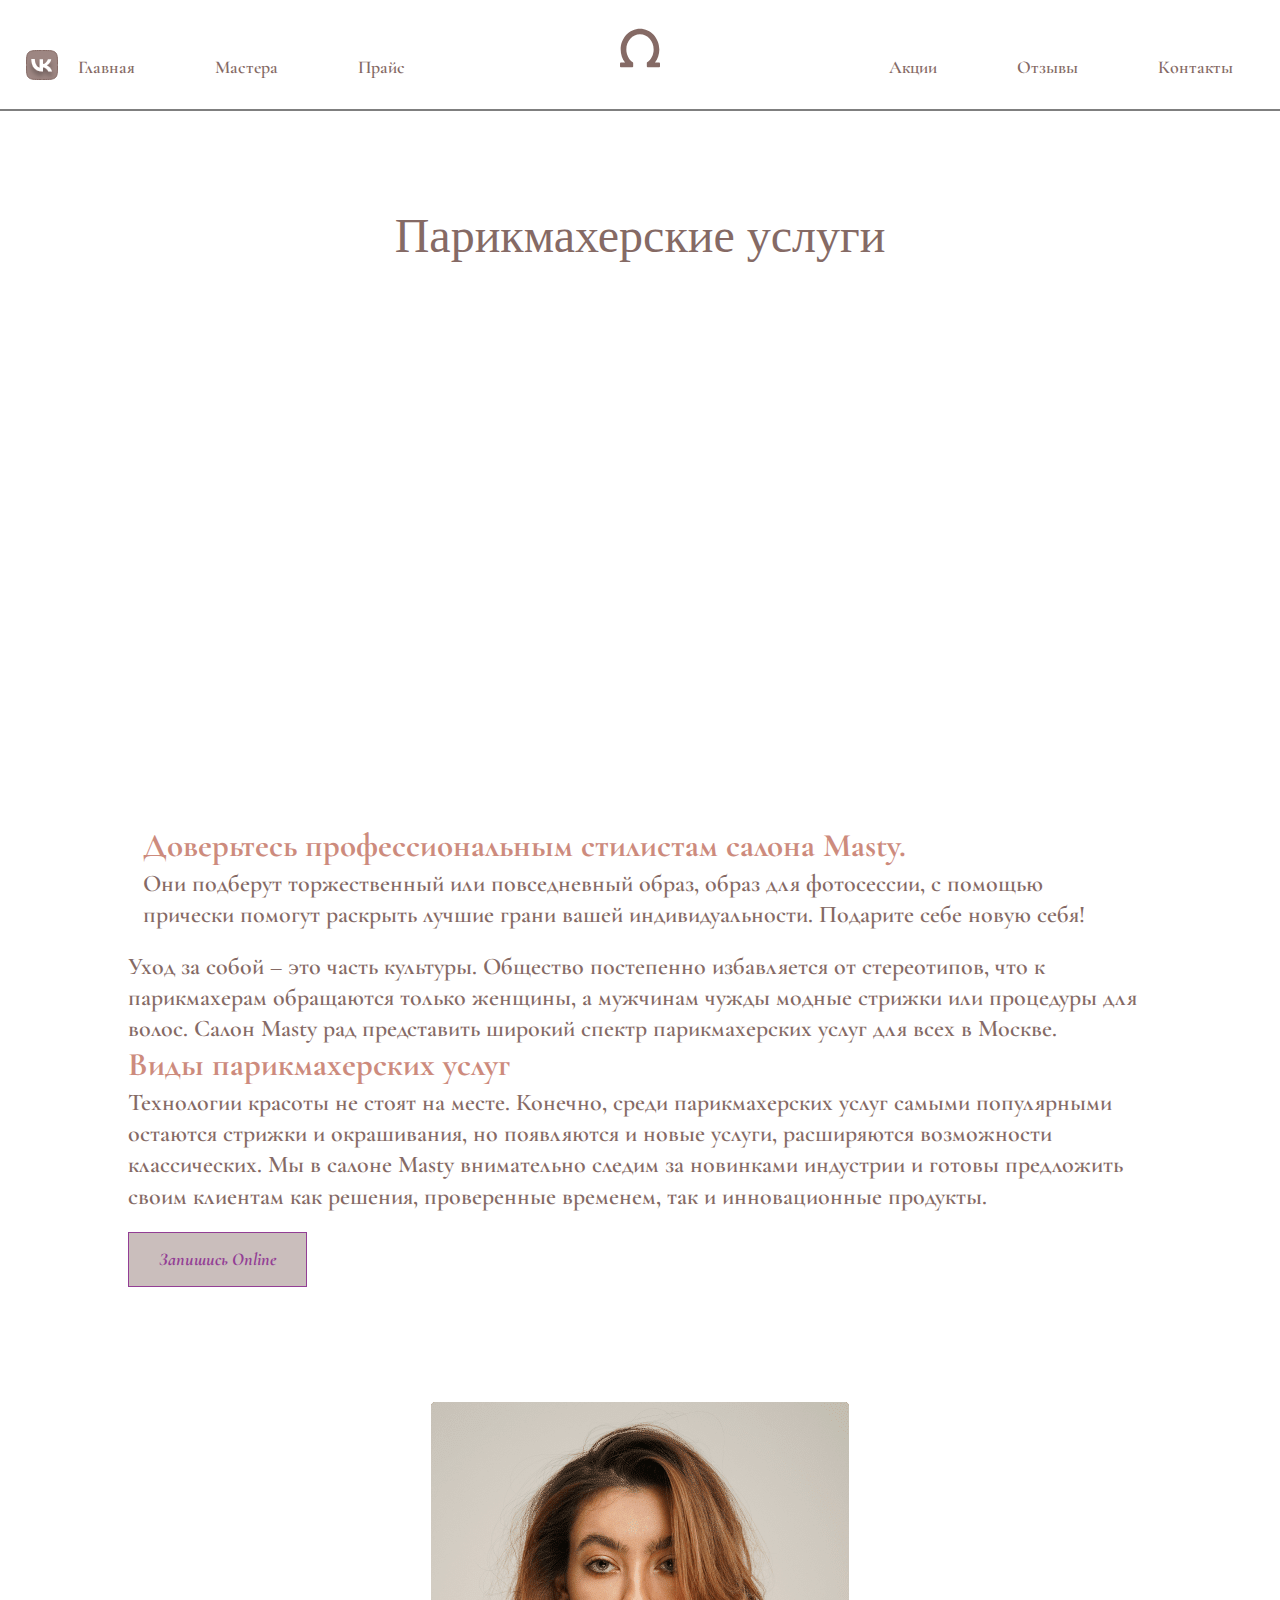
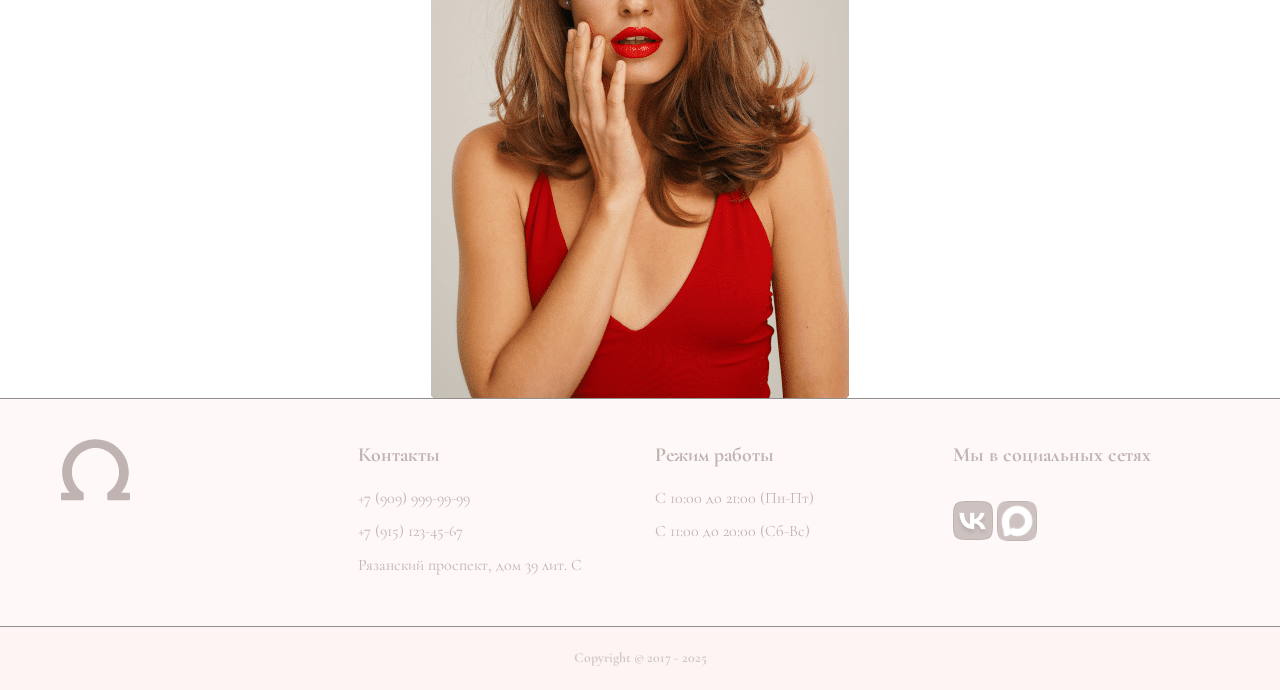
<file: hair.html>
<!DOCTYPE html>
<html lang="en">
  <head>
    <meta charset="UTF-8" />
    <meta http-equiv="X-UA-Compatible" content="IE=edge" />
    <meta name="viewport" content="width=device-width, initial-scale=1.0" />
    <link rel="stylesheet" href="assets/css/main.css" />
    <link rel="stylesheet" href="assets/css/services-style.css" />
    <title>Hair</title>
  </head>
  <body>
    <header>
      <div class="header__container">
        <div class="header__items">
          <div class="header__img">
            <button
              onclick="window.location.href='https://vk.com/club234239337'"
              style="
                background: none;
                border: none;
                cursor: pointer;
                outline: none;
              "
            >
              <img src="assets/img/VK.svg" alt="" />
            </button>
          </div>

          <nav>
            <ul>
              <li><a href="index.html">Главная</a></li>
              <li><a href="masters.html">Мастера</a></li>
              <li><a href="price.html">Прайс</a></li>
            </ul>
          </nav>
          <img class="header__logo" src="assets/img/logo.svg" alt="" />
          <nav>
            <ul>
              <li><a href="stock.html">Акции</a></li>
              <li><a href="reviews.html">Отзывы</a></li>
              <li><a href="contacts.html">Контакты</a></li>
            </ul>
          </nav>
        </div>
      </div>
      <hr />
    </header>
    <section>
      <h1 class="heading">Парикмахерские услуги</h1>
      <div class="video">
        <iframe
          width="820"
          height="461"
          src="https://rutube.ru/play/embed/ac5aa3df89b1346a3d1aada1ccaef423/"
          style="border: none"
          allow="clipboard-write; autoplay"
          webkitAllowFullScreen
          mozallowfullscreen
          allowfullscreen
        ></iframe>
        <div class="container">
          <h1>Доверьтесь профессиональным стилистам салона Masty.</h1>
          <p>
            Они подберут торжественный или повседневный образ, образ для
            фотосессии, с помощью прически помогут раскрыть лучшие грани вашей
            индивидуальности. Подарите себе новую себя!
          </p>
        </div>
      </div>
      <div class="main-1">
        <div class="container">
          <p>
            Уход за собой – это часть культуры. Общество постепенно избавляется
            от стереотипов, что к парикмахерам обращаются только женщины, а
            мужчинам чужды модные стрижки или процедуры для волос. Салон Masty
            рад представить широкий спектр парикмахерских услуг для всех в
            Москве.
          </p>
          <h1>Виды парикмахерских услуг</h1>
          <p>
            Технологии красоты не стоят на месте. Конечно, среди парикмахерских
            услуг самыми популярными остаются стрижки и окрашивания, но
            появляются и новые услуги, расширяются возможности классических. Мы
            в салоне Masty внимательно следим за новинками индустрии и готовы
            предложить своим клиентам как решения, проверенные временем, так и
            инновационные продукты.
          </p>
          <a class="btn-request" href="https://annyannn.pythonanywhere.com">Запишись Online</a>
        </div>

        <img src="assets/img/hair.png" />
      </div>
    </section>
    <footer>
      <div class="footer__items">
        <div class="footer__img">
          <img src="assets/img/footer__logo.svg" alt="" />
        </div>
        <div class="footer__contacts">
          <h2>Контакты</h2>
          <ul>
            <li>+7 (909) 999-99-99</li>
            <li>+7 (915) 123-45-67</li>
            <li>Рязанский проспект, дом 39 лит. С</li>
          </ul>
        </div>
        <div class="working__time">
          <h2>Режим работы</h2>
          <ul>
            <li>C 10:00 до 21:00 (Пн-Пт)</li>
            <li>С 11:00 до 20:00 (Сб-Вс)</li>
          </ul>
        </div>
        <div class="social">
          <h2>Мы в социальных сетях</h2>
          <div>
            <button
              onclick="window.location.href='https://vk.com/club234239337'"
              style="
                background: none;
                border: none;
                padding: 0;
                cursor: pointer;
                outline: none;
              "
            >
              <img src="assets/img/VK.png" alt="" />
            </button>
            <button
              onclick="window.location.href='https://max.ru'"
              style="
                background: none;
                border: none;
                padding: 0;
                cursor: pointer;
                outline: none;
              "
            >
              <img src="assets/img/MAX.png" alt="" />
            </button>
          </div>
        </div>
      </div>
    </footer>

    <section>
      <div class="end">
        <h1>Copyright © 2017 - 2025</h1>
      </div>
    </section>

    <script src="assets/js/modal.js"></script>
  </body>
</html>
</file>
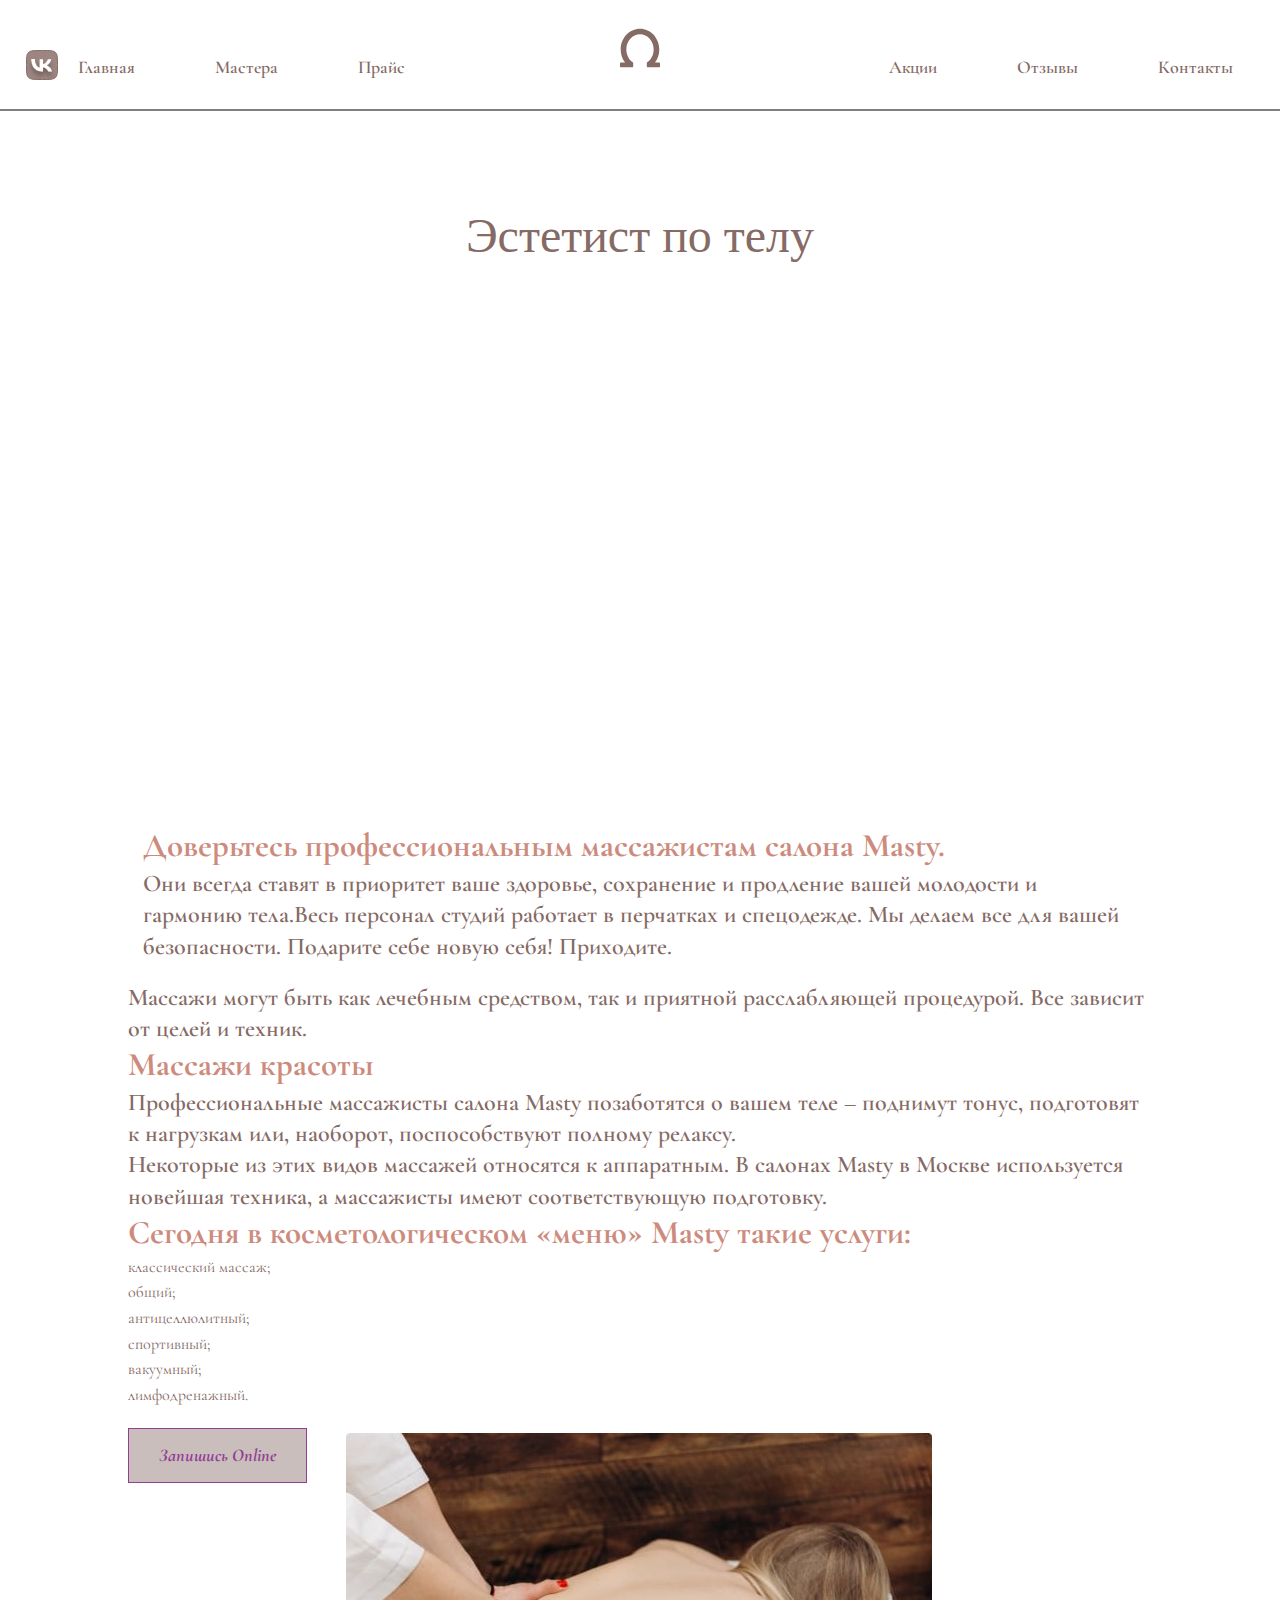
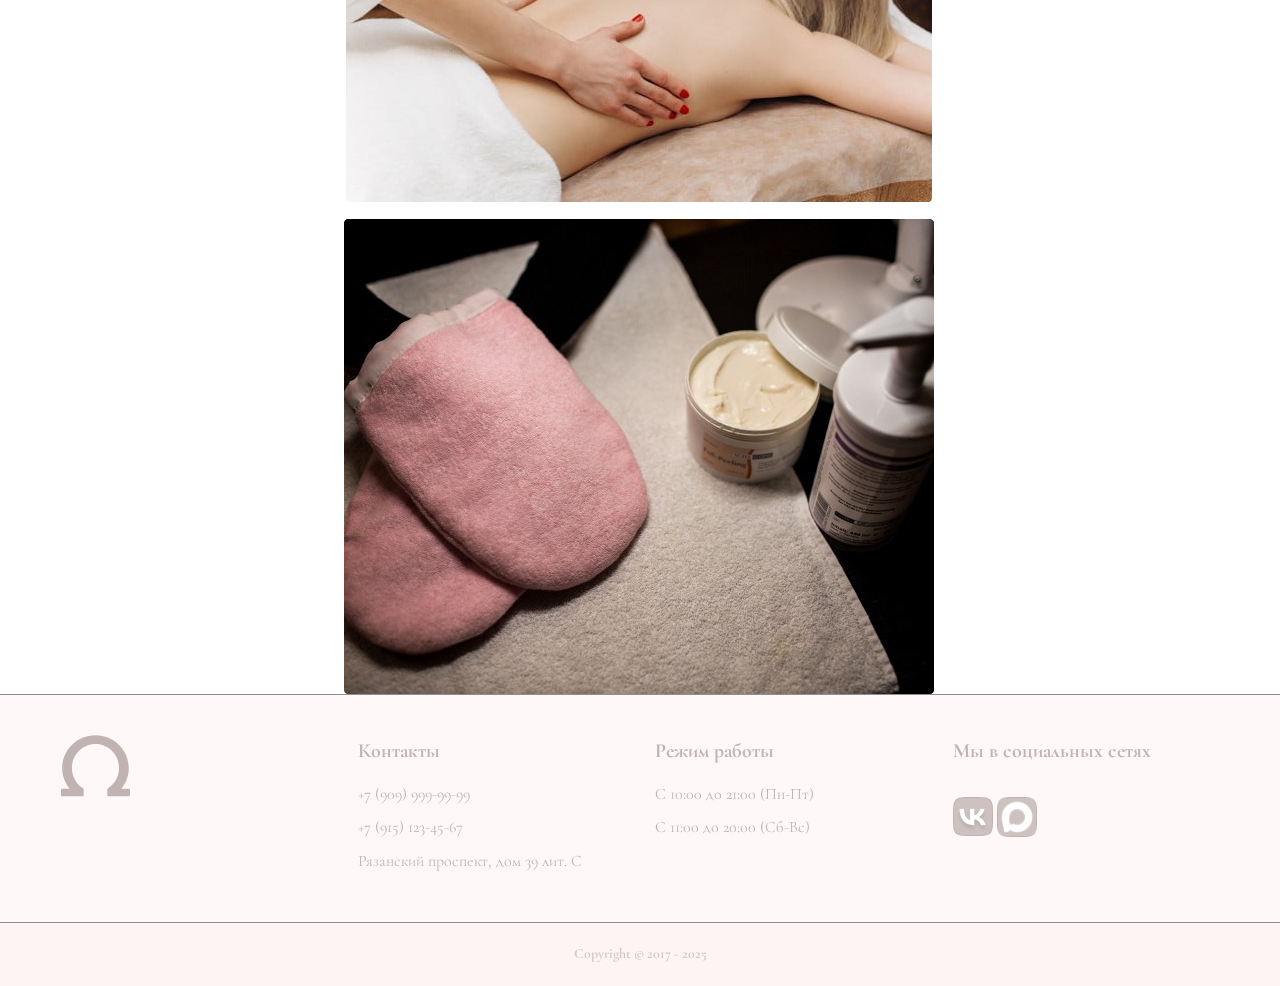
<file: massage.html>
<!DOCTYPE html>
<html lang="en">
  <head>
    <meta charset="UTF-8" />
    <meta http-equiv="X-UA-Compatible" content="IE=edge" />
    <meta name="viewport" content="width=device-width, initial-scale=1.0" />
    <link rel="stylesheet" href="assets/css/main.css" />
    <link rel="stylesheet" href="assets/css/services-style.css" />
    <title>Massage</title>
  </head>
  <body>
    <header>
      <div class="header__container">
        <div class="header__items">
          <div class="header__img">
            <button
              onclick="window.location.href='https://vk.com/club234239337'"
              style="
                background: none;
                border: none;
                cursor: pointer;
                outline: none;
              "
            >
              <img src="assets/img/VK.svg" alt="" />
            </button>
          </div>

          <nav>
            <ul>
              <li><a href="index.html">Главная</a></li>
              <li><a href="masters.html">Мастера</a></li>
              <li><a href="price.html">Прайс</a></li>
            </ul>
          </nav>
          <img class="header__logo" src="assets/img/logo.svg" alt="" />
          <nav>
            <ul>
              <li><a href="stock.html">Акции</a></li>
              <li><a href="reviews.html">Отзывы</a></li>
              <li><a href="contacts.html">Контакты</a></li>
            </ul>
          </nav>
        </div>
      </div>
      <hr />
    </header>
    <section>
      <h1 class="heading">Эстетист по телу</h1>
      <div class="video">
        <iframe
          width="820"
          height="461"
          src="https://rutube.ru/play/embed/325c5db3527ec8ebb2a25b2bbff9f785/"
          style="border: none"
          allow="clipboard-write; autoplay"
          webkitAllowFullScreen
          mozallowfullscreen
          allowfullscreen
        ></iframe>
        <div class="container">
          <h1>Доверьтесь профессиональным массажистам салона Masty.</h1>
          <p>
            Они всегда ставят в приоритет ваше здоровье, сохранение и продление
            вашей молодости и гармонию тела.Весь персонал студий работает в
            перчатках и спецодежде. Мы делаем все для вашей безопасности.
            Подарите себе новую себя! Приходите.
          </p>
        </div>
      </div>
      <div class="main-1">
        <div class="container">
          <p>
            Массажи могут быть как лечебным средством, так и приятной
            расслабляющей процедурой. Все зависит от целей и техник.
          </p>
          <h1>Массажи красоты</h1>
          <p>
            Профессиональные массажисты салона Masty позаботятся о вашем теле –
            поднимут тонус, подготовят к нагрузкам или, наоборот, поспособствуют
            полному релаксу.
          </p>
          <p>
            Некоторые из этих видов массажей относятся к аппаратным. В салонах
            Masty в Москве используется новейшая техника, а массажисты имеют
            соответствующую подготовку.
          </p>
          <h1>Сегодня в косметологическом «меню» Masty такие услуги:</h1>
          <ul>
            <li>классический массаж;</li>
            <li>общий;</li>
            <li>антицеллюлитный;</li>
            <li>спортивный;</li>
            <li>вакуумный;</li>
            <li>лимфодренажный.</li>
          </ul>
          <a class="btn-request" href="https://annyannn.pythonanywhere.com">Запишись Online</a>
        </div>

        <img src="assets/img/massage.png" />
      </div>
    </section>
    <footer>
      <div class="footer__items">
        <div class="footer__img">
          <img src="assets/img/footer__logo.svg" alt="" />
        </div>
        <div class="footer__contacts">
          <h2>Контакты</h2>
          <ul>
            <li>+7 (909) 999-99-99</li>
            <li>+7 (915) 123-45-67</li>
            <li>Рязанский проспект, дом 39 лит. С</li>
          </ul>
        </div>
        <div class="working__time">
          <h2>Режим работы</h2>
          <ul>
            <li>C 10:00 до 21:00 (Пн-Пт)</li>
            <li>С 11:00 до 20:00 (Сб-Вс)</li>
          </ul>
        </div>
        <div class="social">
          <h2>Мы в социальных сетях</h2>
          <div>
            <button
              onclick="window.location.href='https://vk.com/club234239337'"
              style="
                background: none;
                border: none;
                padding: 0;
                cursor: pointer;
                outline: none;
              "
            >
              <img src="assets/img/VK.png" alt="" />
            </button>
            <button
              onclick="window.location.href='https://max.ru'"
              style="
                background: none;
                border: none;
                padding: 0;
                cursor: pointer;
                outline: none;
              "
            >
              <img src="assets/img/MAX.png" alt="" />
            </button>
          </div>
        </div>
      </div>
    </footer>

    <section>
      <div class="end">
        <h1>Copyright © 2017 - 2025</h1>
      </div>
    </section>

    <script src="assets/js/modal.js"></script>
  </body>
</html>
</file>
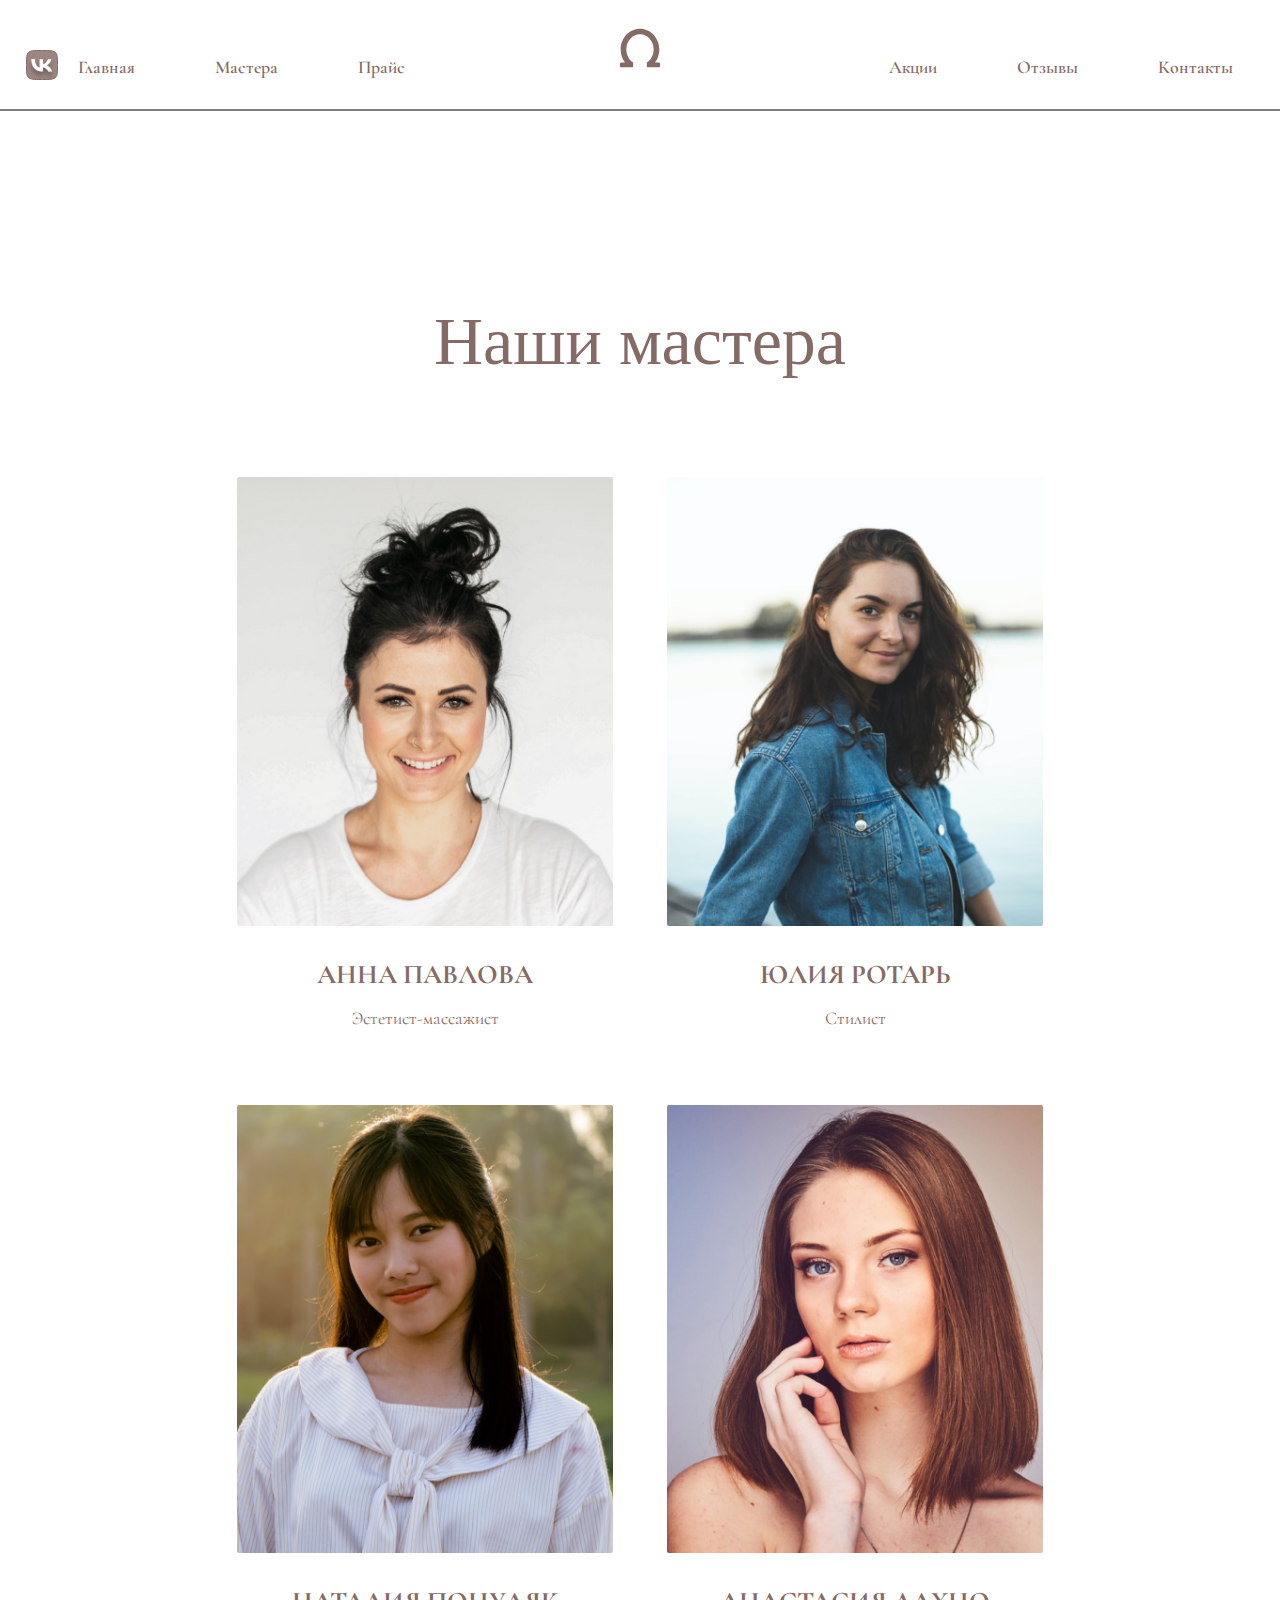
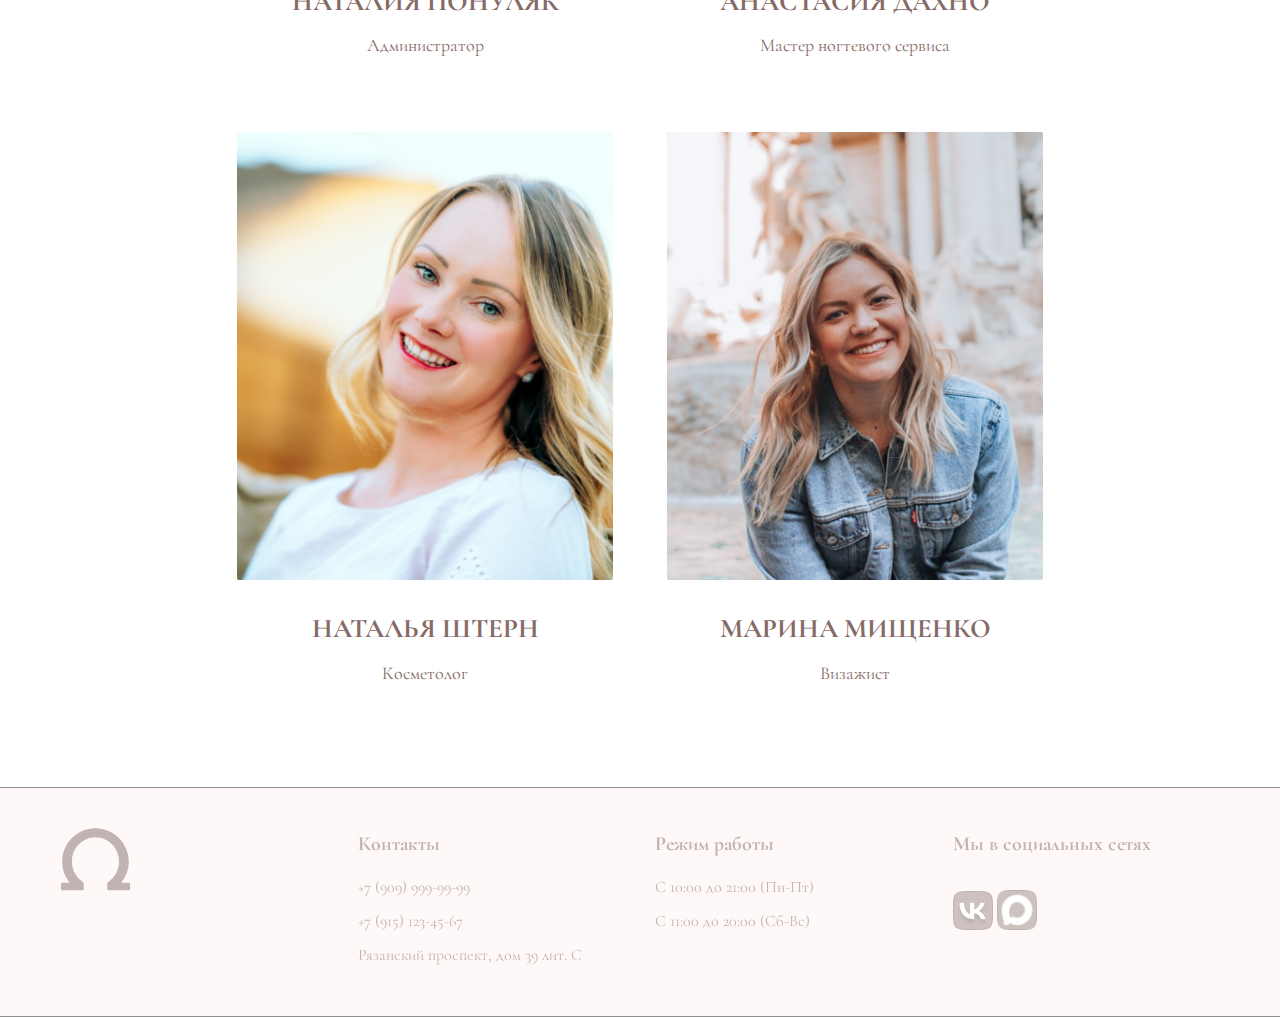
<file: masters.html>
<!DOCTYPE html>
<html lang="ru">
  <head>
    <meta charset="UTF-8" />
    <meta http-equiv="X-UA-Compatible" content="IE=edge" />
    <meta name="viewport" content="width=device-width, initial-scale=1.0" />
    <link rel="stylesheet" href="assets/css/main.css" />
    <link rel="stylesheet" href="assets/css/masters-style.css" />
    <title>Мастера | Masty</title>
  </head>
  <body>
    <!-- ХЕДЕР (тот же, что и на главной) -->
    <header>
      <div class="header__container">
        <div class="header__items">
          <div class="header__img">
            <button
              onclick="window.location.href='https://vk.com/club234239337'"
              style="
                background: none;
                border: none;
                cursor: pointer;
                outline: none;
              "
            >
              <img src="assets/img/VK.svg" alt="VK" />
            </button>
          </div>
          <nav>
            <ul>
              <li><a href="index.html">Главная</a></li>
              <li><a href="masters.html">Мастера</a></li>
              <li><a href="price.html">Прайс</a></li>
            </ul>
          </nav>
          <img class="header__logo" src="assets/img/logo.svg" alt="Masty" />
          <nav>
            <ul>
              <li><a href="stock/stock.html">Акции</a></li>
              <li><a href="reviews1/reviews.html">Отзывы</a></li>
              <li><a href="contacts/contacts.html">Контакты</a></li>
            </ul>
          </nav>
          <div class="menu-toggle" id="mobile-menu">
            <span></span><span></span><span></span>
          </div>
        </div>
      </div>
      <hr />
    </header>

    <main class="masters-page">
      <!-- Заголовок -->
      <section class="masters-hero">
        <h1>Наши мастера</h1>
      </section>

      <!-- КАРТОЧКИ МАСТЕРОВ — теперь строго по центру на всех экранах -->
      <div class="masters-wrapper">
        <div class="masters-grid">
          <div class="master-card">
            <img src="assets/img/Pavlova.png" alt="Анна Павлова" />
            <h3>АННА ПАВЛОВА</h3>
            <p>Эстетист-массажист</p>
          </div>
          <div class="master-card">
            <img src="assets/img/Rotar.png" alt="Юлия Ротарь" />
            <h3>ЮЛИЯ РОТАРЬ</h3>
            <p>Стилист</p>
          </div>
          <div class="master-card">
            <img src="assets/img/Ponulak.png" alt="Наталия Понуляк" />
            <h3>НАТАЛИЯ ПОНУЛЯК</h3>
            <p>Администратор</p>
          </div>
          <div class="master-card">
            <img src="assets/img/Dahno.png" alt="Анастасия Дахно" />
            <h3>АНАСТАСИЯ ДАХНО</h3>
            <p>Мастер ногтевого сервиса</p>
          </div>
          <div class="master-card">
            <img src="assets/img/Shtern.png" alt="Наталья Штерн" />
            <h3>НАТАЛЬЯ ШТЕРН</h3>
            <p>Косметолог</p>
          </div>
          <div class="master-card">
            <img src="assets/img/Mishenko.png" alt="Марина Мищенко" />
            <h3>МАРИНА МИЩЕНКО</h3>
            <p>Визажист</p>
          </div>
        </div>
      </div>
    </main>

    <!-- ФУТЕР -->
    <footer>
      <div class="footer__items">
        <div class="footer__img">
          <img src="assets/img/footer__logo.svg" alt="Masty" />
        </div>
        <div class="footer__contacts">
          <h2>Контакты</h2>
          <ul>
            <li>+7 (909) 999-99-99</li>
            <li>+7 (915) 123-45-67</li>
            <li>Рязанский проспект, дом 39 лит. С</li>
          </ul>
        </div>
        <div class="working__time">
          <h2>Режим работы</h2>
          <ul>
            <li>С 10:00 до 21:00 (Пн-Пт)</li>
            <li>С 11:00 до 20:00 (Сб-Вс)</li>
          </ul>
        </div>
        <div class="social">
          <h2>Мы в социальных сетях</h2>
          <div>
            <button
              onclick="window.location.href='https://vk.com/club234239337'"
              style="
                background: none;
                border: none;
                padding: 0;
                cursor: pointer;
                outline: none;
              "
            >
              <img src="assets/img/VK.png" alt="" />
            </button>
            <button
              onclick="window.location.href='https://max.ru'"
              style="
                background: none;
                border: none;
                padding: 0;
                cursor: pointer;
                outline: none;
              "
            >
              <img src="assets/img/MAX.png" alt="" />
            </button>
          </div>
        </div>
      </div>
    </footer>
    <script src="assets/js/modal.js"></script>
  </body>
</html>
</file>
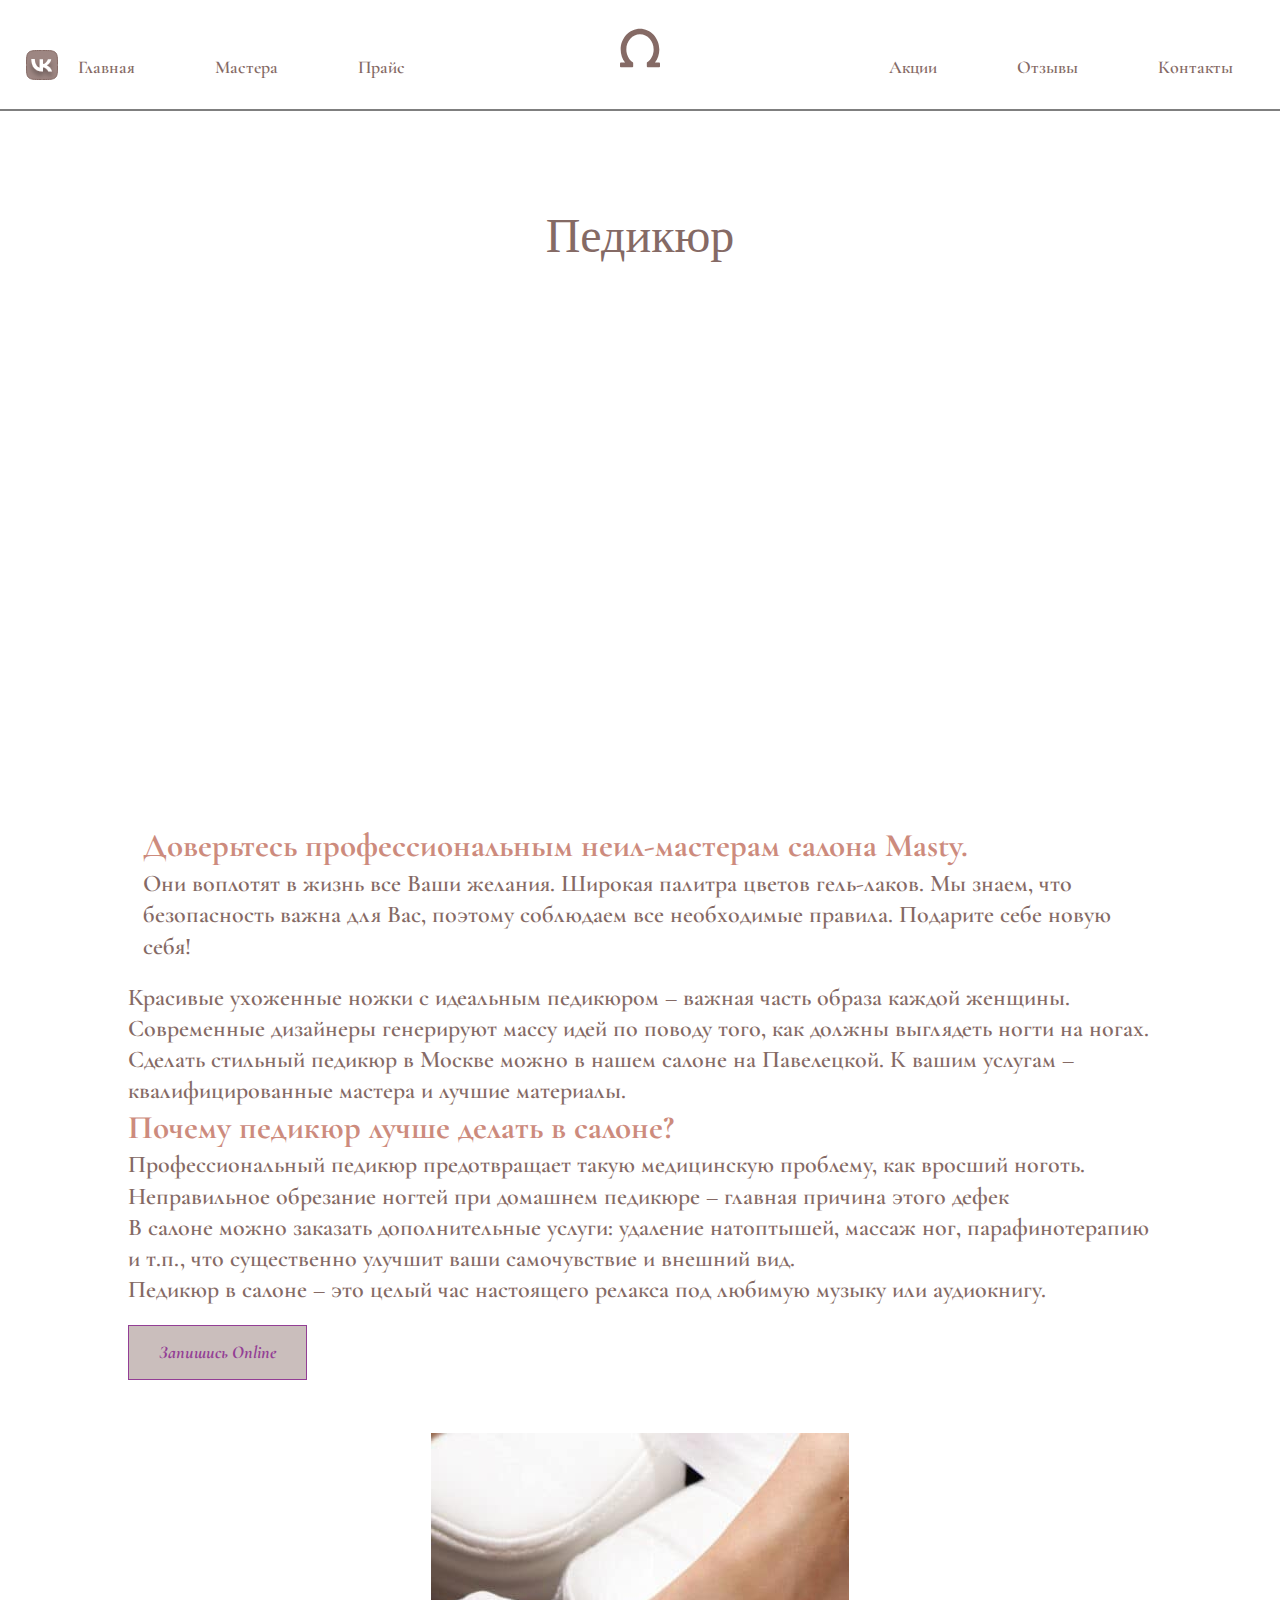
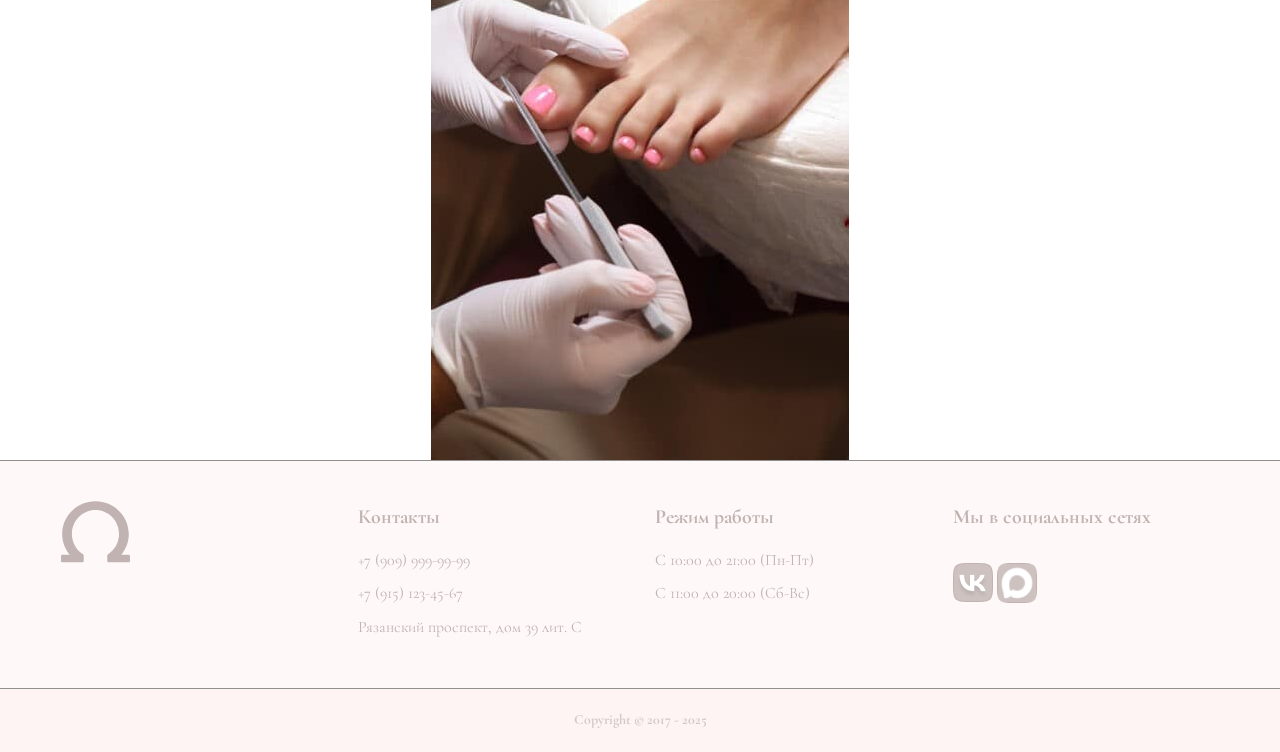
<file: nails-f.html>
<!DOCTYPE html>
<html lang="en">
  <head>
    <meta charset="UTF-8" />
    <meta http-equiv="X-UA-Compatible" content="IE=edge" />
    <meta name="viewport" content="width=device-width, initial-scale=1.0" />
    <link rel="stylesheet" href="assets/css/main.css" />
    <link rel="stylesheet" href="assets/css/services-style.css" />
    <title>Pedicure</title>
  </head>
  <body>
    <header>
      <div class="header__container">
        <div class="header__items">
          <div class="header__img">
            <button
              onclick="window.location.href='https://vk.com/club234239337'"
              style="
                background: none;
                border: none;
                cursor: pointer;
                outline: none;
              "
            >
              <img src="assets/img/VK.svg" alt="" />
            </button>
          </div>

          <nav>
            <ul>
              <li><a href="index.html">Главная</a></li>
              <li><a href="masters.html">Мастера</a></li>
              <li><a href="price.html">Прайс</a></li>
            </ul>
          </nav>
          <img class="header__logo" src="assets/img/logo.svg" alt="" />
          <nav>
            <ul>
              <li><a href="stock.html">Акции</a></li>
              <li><a href="reviews.html">Отзывы</a></li>
              <li><a href="contacts.html">Контакты</a></li>
            </ul>
          </nav>
        </div>
      </div>
      <hr />
    </header>
    <section>
      <h1 class="heading">Педикюр</h1>
      <div class="video">
        <iframe
          width="820"
          height="461"
          src="https://rutube.ru/play/embed/380b568bdde6d89a8ca97e13a5ea0765/"
          style="border: none"
          allow="clipboard-write; autoplay"
          webkitAllowFullScreen
          mozallowfullscreen
          allowfullscreen
        ></iframe>
        <div class="container">
          <h1>Доверьтесь профессиональным неил-мастерам салона Masty.</h1>
          <p>
            Они воплотят в жизнь все Ваши желания. Широкая палитра цветов
            гель-лаков. Мы знаем, что безопасность важна для Вас, поэтому
            соблюдаем все необходимые правила. Подарите себе новую себя!
          </p>
        </div>
      </div>
      <div class="main-1">
        <div class="container">
          <p>
            Красивые ухоженные ножки с идеальным педикюром – важная часть образа
            каждой женщины. Современные дизайнеры генерируют массу идей по
            поводу того, как должны выглядеть ногти на ногах. Сделать стильный
            педикюр в Москве можно в нашем салоне на Павелецкой. К вашим услугам
            – квалифицированные мастера и лучшие материалы.
          </p>
          <h1>Почему педикюр лучше делать в салоне?</h1>
          <p>
            Профессиональный педикюр предотвращает такую медицинскую проблему,
            как вросший ноготь. Неправильное обрезание ногтей при домашнем
            педикюре – главная причина этого дефек
          </p>
          <p>
            В салоне можно заказать дополнительные услуги: удаление натоптышей,
            массаж ног, парафинотерапию и т.п., что существенно улучшит ваши
            самочувствие и внешний вид.
          </p>
          <p>
            Педикюр в салоне – это целый час настоящего релакса под любимую
            музыку или аудиокнигу.
          </p>
          <a class="btn-request" href="https://annyannn.pythonanywhere.com">Запишись Online</a>
        </div>

        <img src="assets/img/nails-f.jpg" />
      </div>
    </section>
    <footer>
      <div class="footer__items">
        <div class="footer__img">
          <img src="assets/img/footer__logo.svg" alt="" />
        </div>
        <div class="footer__contacts">
          <h2>Контакты</h2>
          <ul>
            <li>+7 (909) 999-99-99</li>
            <li>+7 (915) 123-45-67</li>
            <li>Рязанский проспект, дом 39 лит. С</li>
          </ul>
        </div>
        <div class="working__time">
          <h2>Режим работы</h2>
          <ul>
            <li>C 10:00 до 21:00 (Пн-Пт)</li>
            <li>С 11:00 до 20:00 (Сб-Вс)</li>
          </ul>
        </div>
        <div class="social">
          <h2>Мы в социальных сетях</h2>
          <div>
            <button
              onclick="window.location.href='https://vk.com/club234239337'"
              style="
                background: none;
                border: none;
                padding: 0;
                cursor: pointer;
                outline: none;
              "
            >
              <img src="assets/img/VK.png" alt="" />
            </button>
            <button
              onclick="window.location.href='https://max.ru'"
              style="
                background: none;
                border: none;
                padding: 0;
                cursor: pointer;
                outline: none;
              "
            >
              <img src="assets/img/MAX.png" alt="" />
            </button>
          </div>
        </div>
      </div>
    </footer>

    <section>
      <div class="end">
        <h1>Copyright © 2017 - 2025</h1>
      </div>
    </section>

    <script src="assets/js/modal.js"></script>
  </body>
</html>
</file>
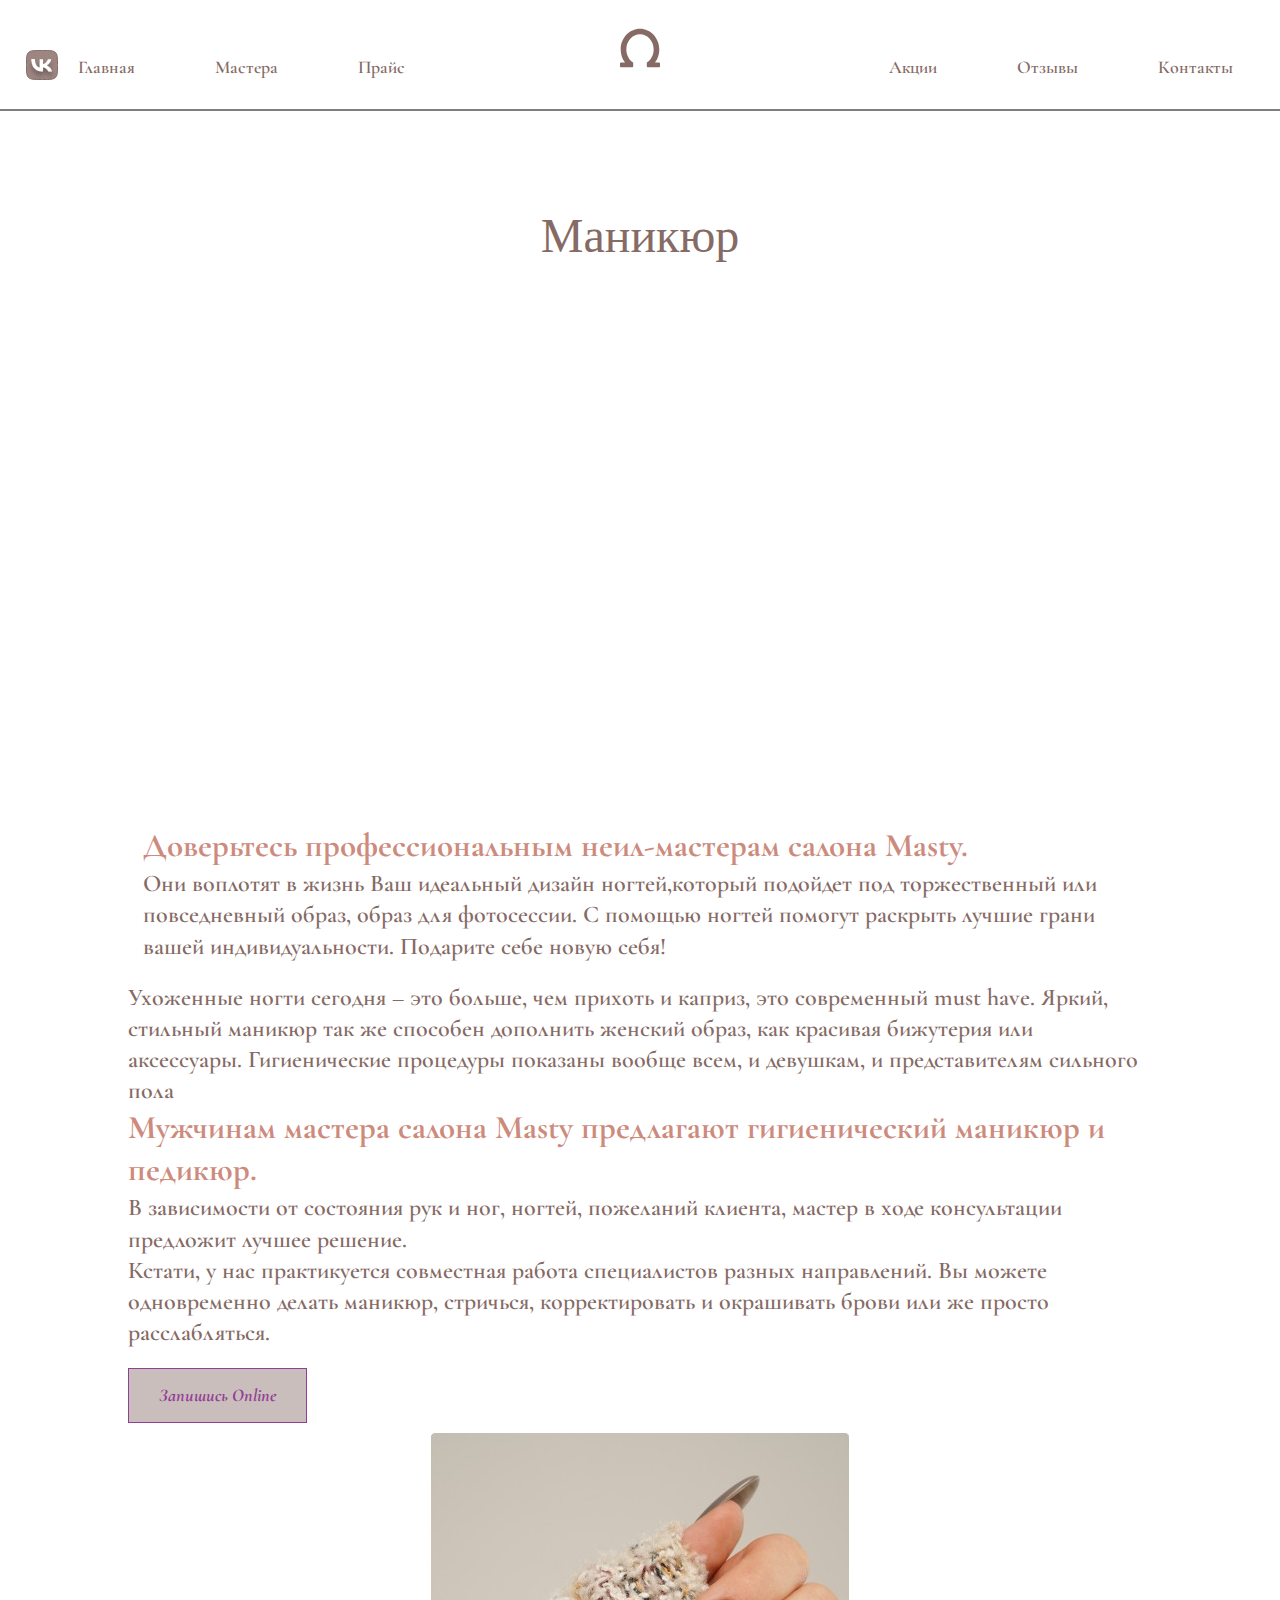
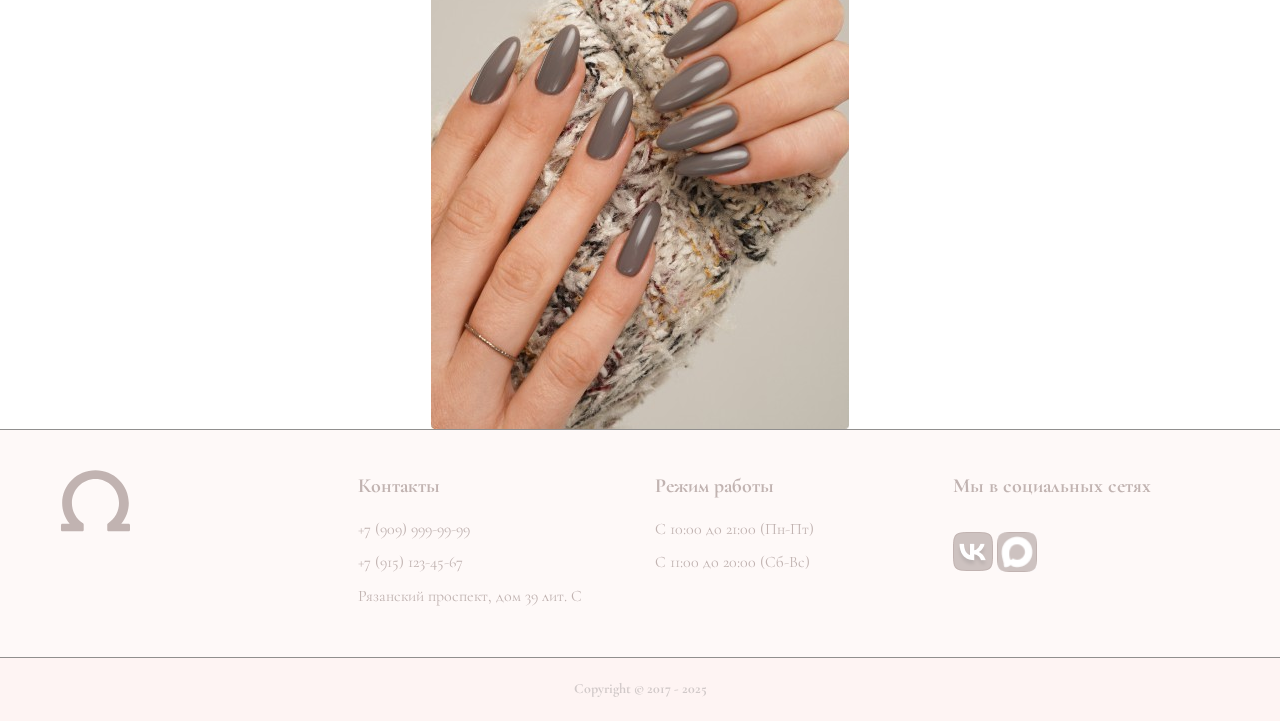
<file: nails-h.html>
<!DOCTYPE html>
<html lang="en">
  <head>
    <meta charset="UTF-8" />
    <meta http-equiv="X-UA-Compatible" content="IE=edge" />
    <meta name="viewport" content="width=device-width, initial-scale=1.0" />
    <link rel="stylesheet" href="assets/css/main.css" />
    <link rel="stylesheet" href="assets/css/services-style.css" />
    <title>Manicure</title>
  </head>
  <body>
    <header>
      <div class="header__container">
        <div class="header__items">
          <div class="header__img">
            <button
              onclick="window.location.href='https://vk.com/club234239337'"
              style="
                background: none;
                border: none;
                cursor: pointer;
                outline: none;
              "
            >
              <img src="assets/img/VK.svg" alt="" />
            </button>
          </div>

          <nav>
            <ul>
              <li><a href="index.html">Главная</a></li>
              <li><a href="masters.html">Мастера</a></li>
              <li><a href="price.html">Прайс</a></li>
            </ul>
          </nav>
          <img class="header__logo" src="assets/img/logo.svg" alt="" />
          <nav>
            <ul>
              <li><a href="stock.html">Акции</a></li>
              <li><a href="reviews.html">Отзывы</a></li>
              <li><a href="contacts.html">Контакты</a></li>
            </ul>
          </nav>
        </div>
      </div>
      <hr />
    </header>
    <section>
      <h1 class="heading">Маникюр</h1>
      <div class="video">
        <iframe
          width="820"
          height="461"
          src="https://rutube.ru/play/embed/b559409a1bda3d26da76056e5a3c50ae/?stopTime=27"
          style="border: none"
          allow="clipboard-write; autoplay"
          webkitAllowFullScreen
          mozallowfullscreen
          allowfullscreen
        ></iframe>
        <div class="container">
          <h1>Доверьтесь профессиональным неил-мастерам салона Masty.</h1>
          <p>
            Они воплотят в жизнь Ваш идеальный дизайн ногтей,который подойдет
            под торжественный или повседневный образ, образ для фотосессии. С
            помощью ногтей помогут раскрыть лучшие грани вашей индивидуальности.
            Подарите себе новую себя!
          </p>
        </div>
      </div>
      <div class="main-1">
        <div class="container">
          <p>
            Ухоженные ногти сегодня – это больше, чем прихоть и каприз, это
            современный must have. Яркий, стильный маникюр так же способен
            дополнить женский образ, как красивая бижутерия или аксессуары.
            Гигиенические процедуры показаны вообще всем, и девушкам, и
            представителям сильного пола
          </p>
          <h1>
            Мужчинам мастера салона Masty предлагают гигиенический маникюр и
            педикюр.
          </h1>
          <p>
            В зависимости от состояния рук и ног, ногтей, пожеланий клиента,
            мастер в ходе консультации предложит лучшее решение.
          </p>
          <p>
            Кстати, у нас практикуется совместная работа специалистов разных
            направлений. Вы можете одновременно делать маникюр, стричься,
            корректировать и окрашивать брови или же просто расслабляться.
          </p>
          <a class="btn-request" href="application.html">Запишись Online</a>
        </div>

        <img src="assets/img/nail-h.jpg" />
      </div>
    </section>
    <footer>
      <div class="footer__items">
        <div class="footer__img">
          <img src="assets/img/footer__logo.svg" alt="" />
        </div>
        <div class="footer__contacts">
          <h2>Контакты</h2>
          <ul>
            <li>+7 (909) 999-99-99</li>
            <li>+7 (915) 123-45-67</li>
            <li>Рязанский проспект, дом 39 лит. С</li>
          </ul>
        </div>
        <div class="working__time">
          <h2>Режим работы</h2>
          <ul>
            <li>C 10:00 до 21:00 (Пн-Пт)</li>
            <li>С 11:00 до 20:00 (Сб-Вс)</li>
          </ul>
        </div>
        <div class="social">
          <h2>Мы в социальных сетях</h2>
          <div>
            <button
              onclick="window.location.href='https://vk.com/club234239337'"
              style="
                background: none;
                border: none;
                padding: 0;
                cursor: pointer;
                outline: none;
              "
            >
              <img src="assets/img/VK.png" alt="" />
            </button>
            <button
              onclick="window.location.href='https://max.ru'"
              style="
                background: none;
                border: none;
                padding: 0;
                cursor: pointer;
                outline: none;
              "
            >
              <img src="assets/img/MAX.png" alt="" />
            </button>
          </div>
        </div>
      </div>
    </footer>

    <section>
      <div class="end">
        <h1>Copyright © 2017 - 2025</h1>
      </div>
    </section>

    <script src="assets/js/modal.js"></script>
  </body>
</html>
</file>
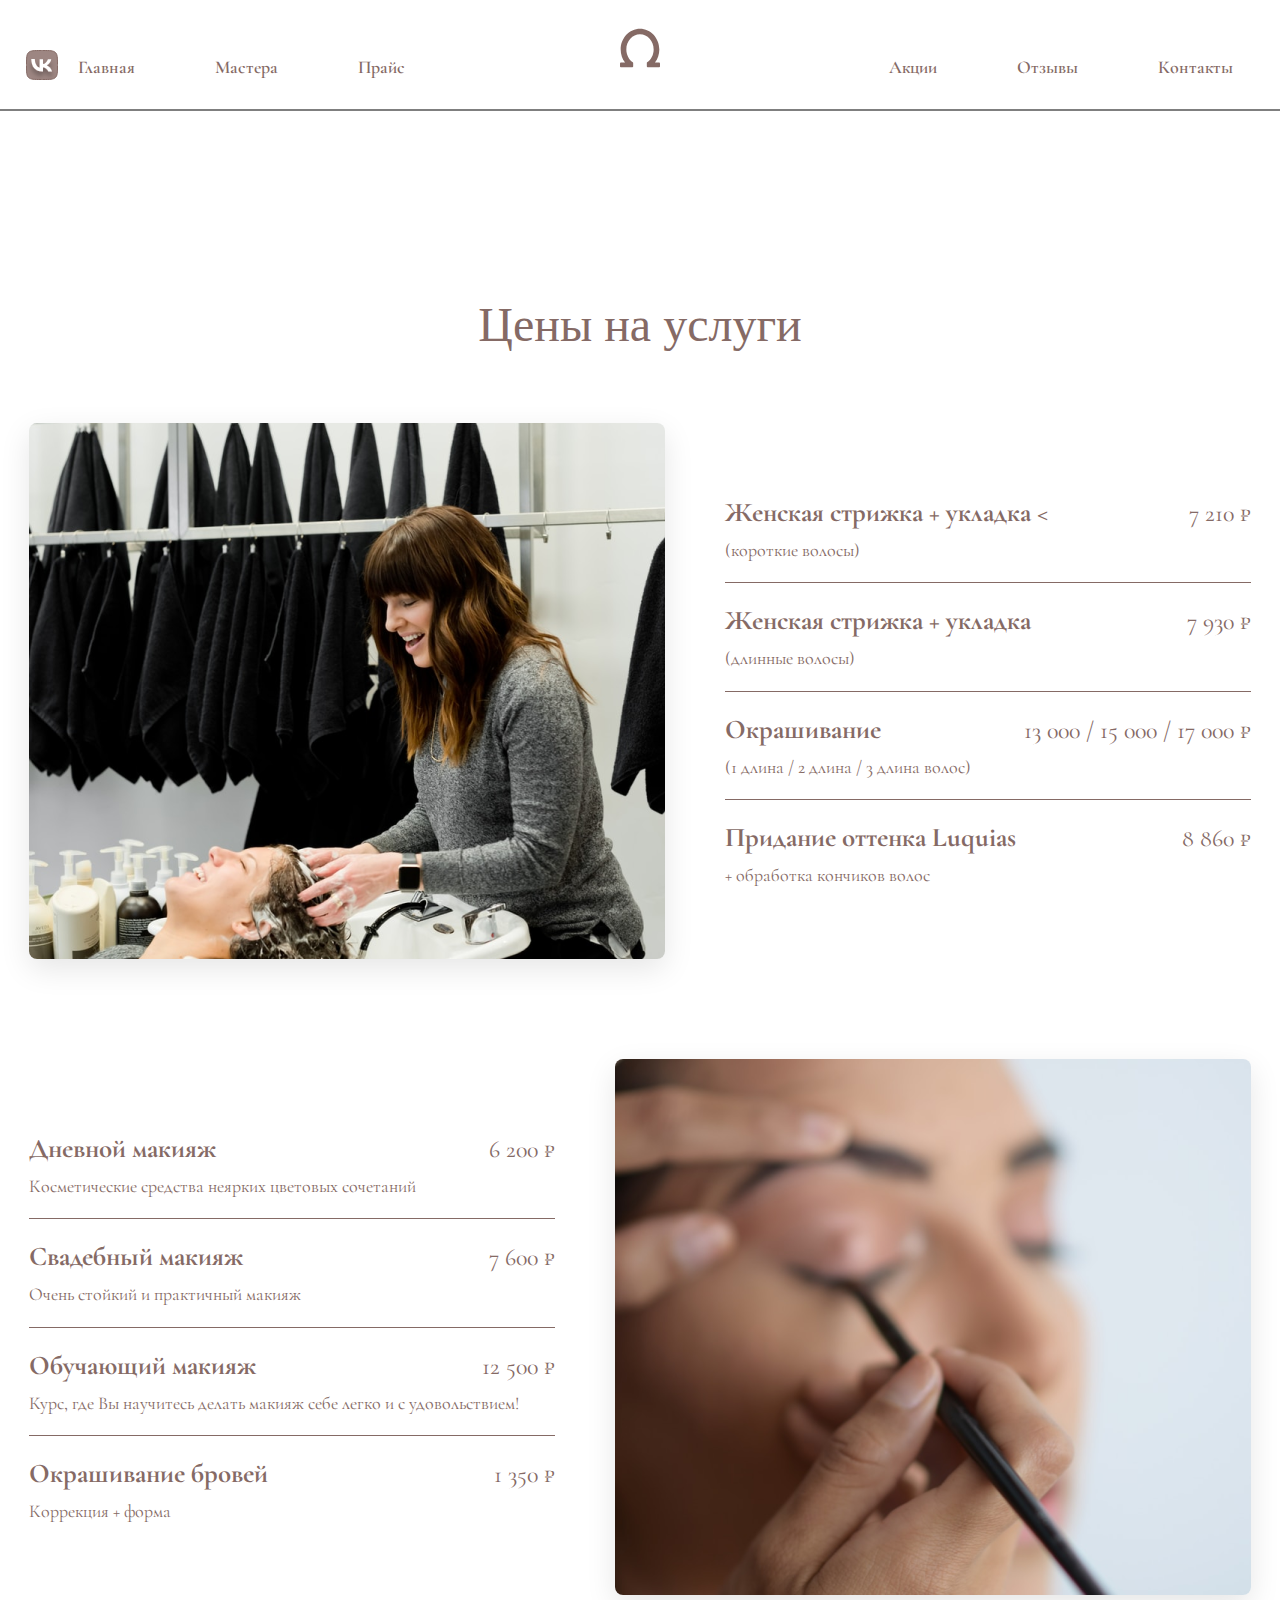
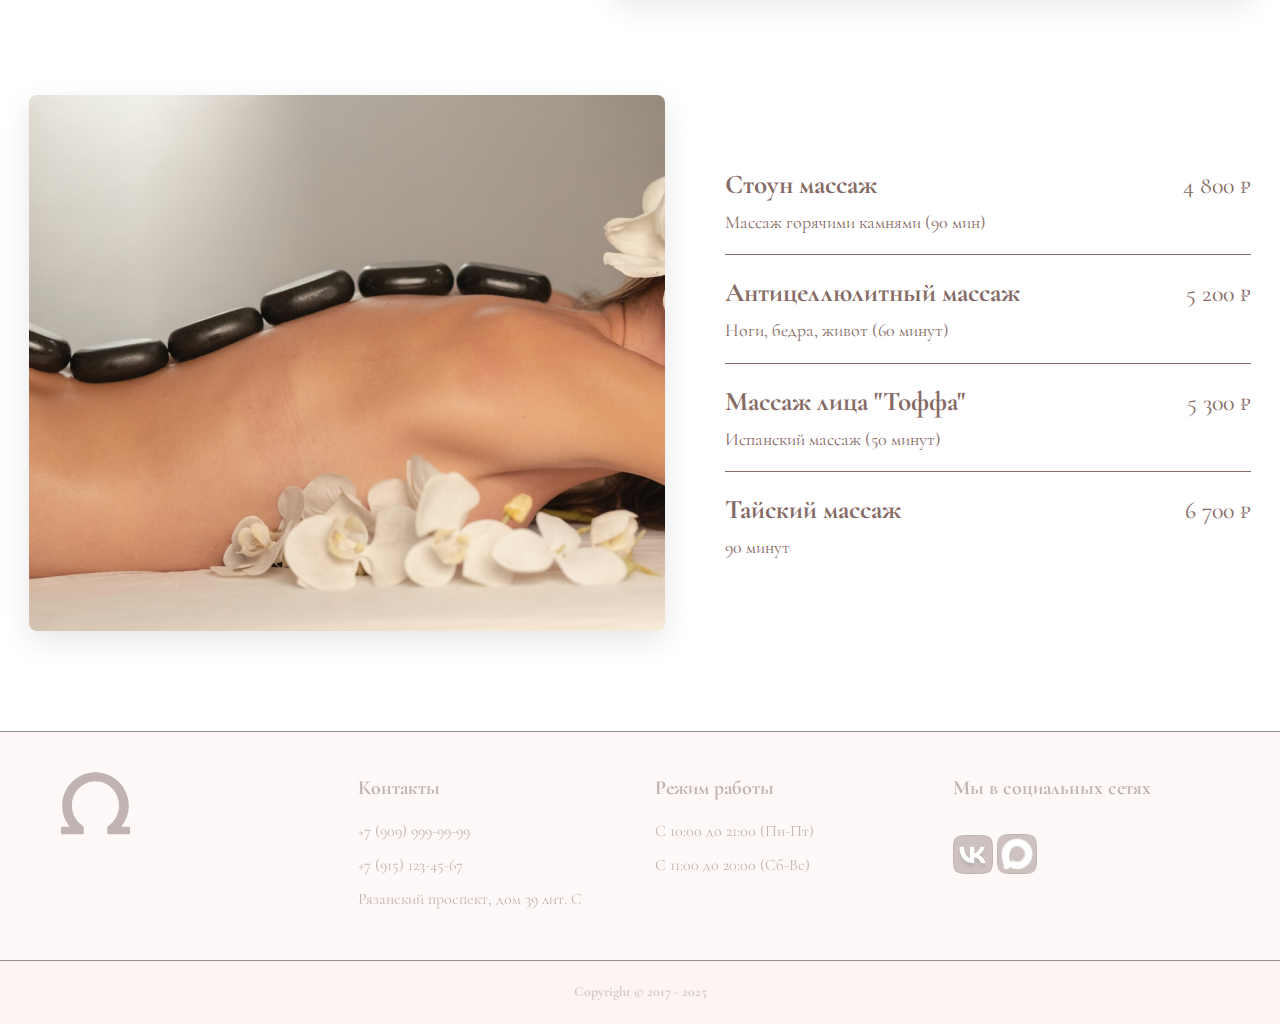
<file: price.html>
<!DOCTYPE html>
<html lang="ru">
  <head>
    <meta charset="UTF-8" />
    <meta http-equiv="X-UA-Compatible" content="IE=edge" />
    <meta name="viewport" content="width=device-width, initial-scale=1.0" />
    <link rel="stylesheet" href="assets/css/main.css" />
    <link rel="stylesheet" href="assets/css/price-style.css" />
    <title>Прайс — Салон красоты «Masty»</title>
  </head>
  <body id="body">
    <!-- ТОЧНО ТАКОЙ ЖЕ ХЕДЕР, КАК НА index.html -->
    <header>
      <div class="header__container">
        <div class="header__items">
          <div class="header__img">
            <button
              onclick="window.location.href='https://vk.com/club234239337'"
              style="
                background: none;
                border: none;
                cursor: pointer;
                outline: none;
              "
            >
              <img src="assets/img/VK.svg" alt="VK" />
            </button>
          </div>

          <nav>
            <ul>
              <li><a href="index.html">Главная</a></li>
              <li><a href="masters.html">Мастера</a></li>
              <li><a href="price.html">Прайс</a></li>
            </ul>
          </nav>

          <img class="header__logo" src="assets/img/logo.svg" alt="Masty" />

          <nav>
            <ul>
              <li><a href="stock.html">Акции</a></li>
              <li><a href="reviews.html">Отзывы</a></li>
              <li><a href="contacts.html">Контакты</a></li>
            </ul>
          </nav>

          <div class="menu-toggle" id="mobile-menu">
            <span></span>
            <span></span>
            <span></span>
          </div>
        </div>
      </div>
      <hr />
    </header>

    <main class="main">
      <h1 class="heading">Цены на услуги</h1>

      <!-- Блоки с услугами (оставил как в оптимизированной версии) -->
      <section class="price-block">
        <img src="assets/img/image-7.png" alt="Парикмахерские услуги" />
        <div class="price-list">
          <div class="price-item">
            <h3>Женская стрижка + укладка < <span>7 210 ₽</span></h3>
            <p>(короткие волосы)</p>
          </div>
          <div class="price-item">
            <h3>Женская стрижка + укладка <span>7 930 ₽</span></h3>
            <p>(длинные волосы)</p>
          </div>
          <div class="price-item">
            <h3>Окрашивание <span>13 000 / 15 000 / 17 000 ₽</span></h3>
            <p>(1 длина / 2 длина / 3 длина волос)</p>
          </div>
          <div class="price-item">
            <h3>Придание оттенка Luquias <span>8 860 ₽</span></h3>
            <p>+ обработка кончиков волос</p>
          </div>
        </div>
      </section>

      <section class="price-block reverse">
        <img src="assets/img/image-8.png" alt="Визаж" />
        <div class="price-list">
          <div class="price-item">
            <h3>Дневной макияж <span>6 200 ₽</span></h3>
            <p>Косметические средства неярких цветовых сочетаний</p>
          </div>
          <div class="price-item">
            <h3>Свадебный макияж <span>7 600 ₽</span></h3>
            <p>Очень стойкий и практичный макияж</p>
          </div>
          <div class="price-item">
            <h3>Обучающий макияж <span>12 500 ₽</span></h3>
            <p>
              Курс, где Вы научитесь делать макияж себе легко и с удовольствием!
            </p>
          </div>
          <div class="price-item">
            <h3>Окрашивание бровей <span>1 350 ₽</span></h3>
            <p>Коррекция + форма</p>
          </div>
        </div>
      </section>

      <section class="price-block">
        <img src="assets/img/image-9.png" alt="Массаж" />
        <div class="price-list">
          <div class="price-item">
            <h3>Стоун массаж <span>4 800 ₽</span></h3>
            <p>Массаж горячими камнями (90 мин)</p>
          </div>
          <div class="price-item">
            <h3>Антицеллюлитный массаж <span>5 200 ₽</span></h3>
            <p>Ноги, бедра, живот (60 минут)</p>
          </div>
          <div class="price-item">
            <h3>Массаж лица "Тоффа" <span>5 300 ₽</span></h3>
            <p>Испанский массаж (50 минут)</p>
          </div>
          <div class="price-item">
            <h3>Тайский массаж <span>6 700 ₽</span></h3>
            <p>90 минут</p>
          </div>
        </div>
      </section>
    </main>

    <!-- ТОЧНО ТАКОЙ ЖЕ ФУТЕР, КАК НА index.html (вплоть до каждого класса и пробела) -->
    <footer>
      <div class="footer__items">
        <div class="footer__img">
          <img src="assets/img/footer__logo.svg" alt="" />
        </div>
        <div class="footer__contacts">
          <h2>Контакты</h2>
          <ul>
            <li>+7 (909) 999-99-99</li>
            <li>+7 (915) 123-45-67</li>
            <li>Рязанский проспект, дом 39 лит. С</li>
          </ul>
        </div>
        <div class="working__time">
          <h2>Режим работы</h2>
          <ul>
            <li>C 10:00 до 21:00 (Пн-Пт)</li>
            <li>С 11:00 до 20:00 (Сб-Вс)</li>
          </ul>
        </div>
        <div class="social">
          <h2>Мы в социальных сетях</h2>
          <div>
            <button
              onclick="window.location.href='https://vk.com/club234239337'"
              style="
                background: none;
                border: none;
                padding: 0;
                cursor: pointer;
                outline: none;
              "
            >
              <img src="assets/img/VK.png" alt="" />
            </button>
            <button
              onclick="window.location.href='https://max.ru'"
              style="
                background: none;
                border: none;
                padding: 0;
                cursor: pointer;
                outline: none;
              "
            >
              <img src="assets/img/MAX.png" alt="" />
            </button>
          </div>
        </div>
      </div>
    </footer>

    <section>
      <div class="end">
        <h1>Copyright © 2017 - 2025</h1>
      </div>
    </section>

    <script src="assets/js/modal.js"></script>
  </body>
</html>
</file>
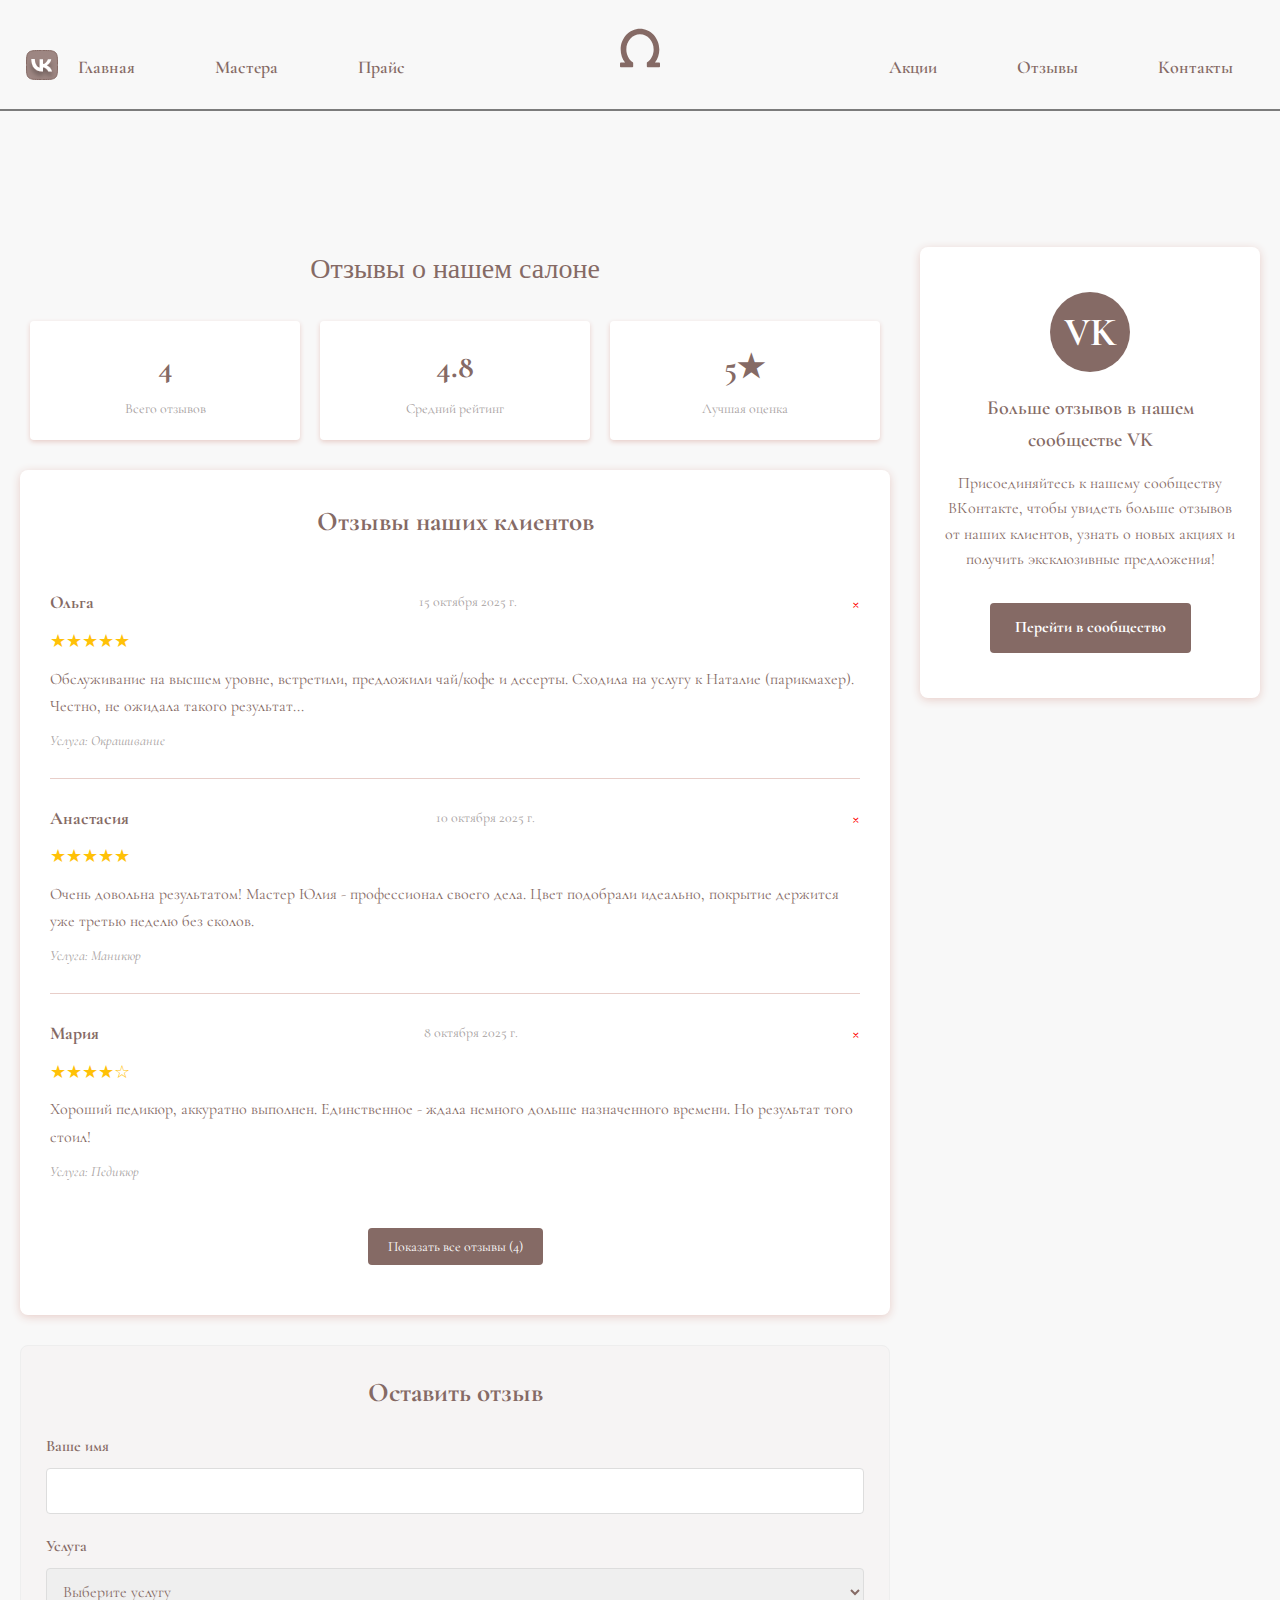
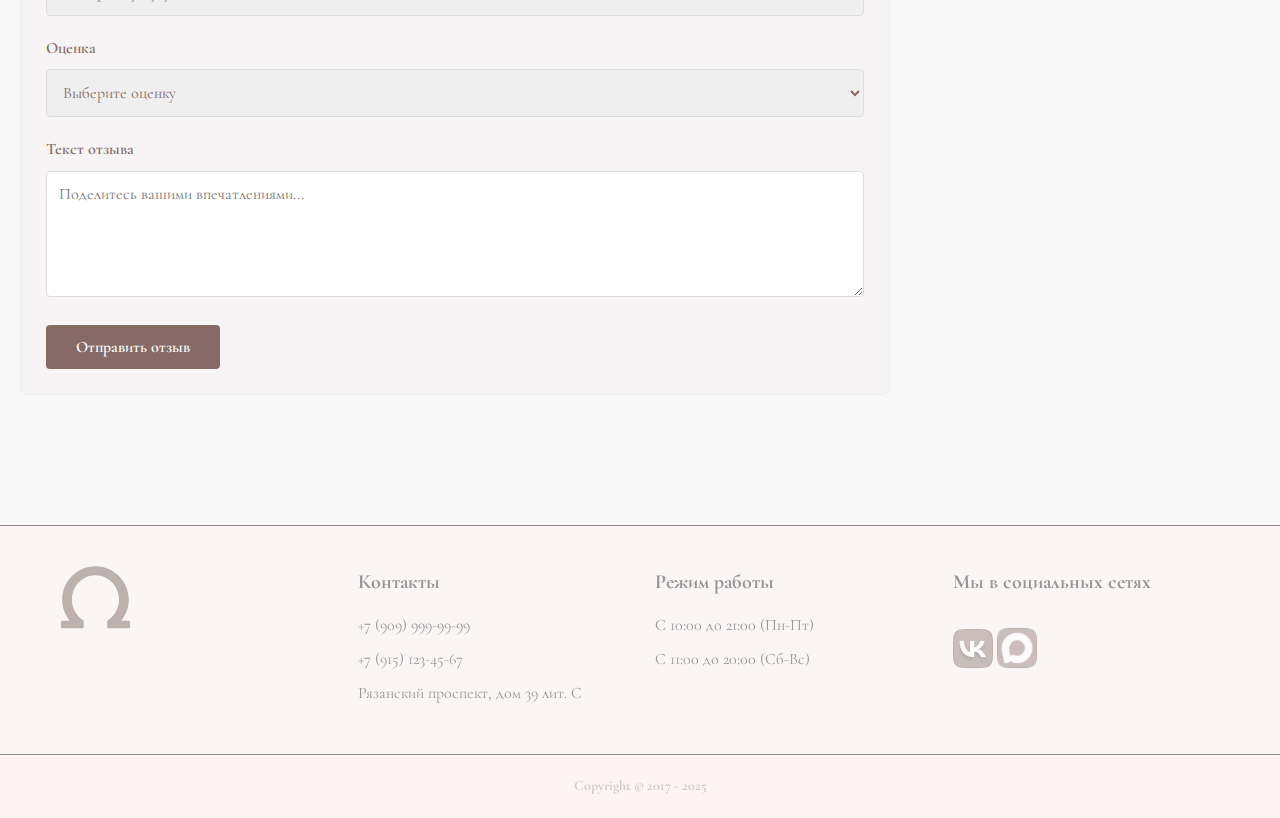
<file: reviews.html>
<!DOCTYPE html>
<html lang="ru">
  <head>
    <meta charset="UTF-8" />
    <meta http-equiv="X-UA-Compatible" content="IE=edge" />
    <meta name="viewport" content="width=device-width, initial-scale=1.0" />
    <link rel="stylesheet" href="assets/css/main.css" />
    <link rel="stylesheet" href="assets/css/reviews-style.css" />
    <title>Отзывы - Салон красоты «Маsty»</title>
  </head>
  <body id="body">
    <header>
      <div class="header__container">
        <div class="header__items">
          <div class="header__img">
            <button
              onclick="window.location.href='https://vk.com/club234239337'"
              style="
                background: none;
                border: none;
                cursor: pointer;
                outline: none;
              "
            >
              <img src="assets/img/VK.svg" alt="" />
            </button>
          </div>

          <nav>
            <ul>
              <li><a href="index.html">Главная</a></li>
              <li><a href="masters.html">Мастера</a></li>
              <li><a href="price.html">Прайс</a></li>
            </ul>
          </nav>
          <img class="header__logo" src="assets/img/logo.svg" alt="" />
          <nav>
            <ul>
              <li><a href="stock.html">Акции</a></li>
              <li><a href="reviews.html">Отзывы</a></li>
              <li><a href="contacts.html">Контакты</a></li>
            </ul>
          </nav>
        </div>
      </div>
      <hr />
    </header>

    <div class="main-content">
      <div class="reviews-container">
        <h2 class="page-title">Отзывы о нашем салоне</h2>

        <div class="stats">
          <div class="stat-item">
            <div class="stat-value" id="totalReviews">0</div>
            <div class="stat-label">Всего отзывов</div>
          </div>
          <div class="stat-item">
            <div class="stat-value" id="averageRating">0.0</div>
            <div class="stat-label">Средний рейтинг</div>
          </div>
          <div class="stat-item">
            <div class="stat-value">5★</div>
            <div class="stat-label">Лучшая оценка</div>
          </div>
        </div>

        <!-- Блок с отзывами -->
        <div class="reviews-section">
          <h2>Отзывы наших клиентов</h2>
          <div id="reviewsList">
            <!-- Отзывы будут добавляться с помощью JavaScript -->
          </div>
          <button id="showAllBtn" class="show-all-btn">
            Показать все отзывы
          </button>
        </div>

        <!-- Форма для отзыва -->
        <div class="review-form">
          <h2>Оставить отзыв</h2>
          <form id="reviewForm">
            <div class="form-group">
              <label for="name">Ваше имя</label>
              <input type="text" id="name" required />
            </div>

            <div class="form-group">
              <label for="service">Услуга</label>
              <select id="service" required>
                <option value="">Выберите услугу</option>
                <option value="Женская стрижка + укладка (короткие волосы)">
                  Женская стрижка + укладка (короткие волосы)
                </option>
                <option value="Женская стрижка + укладка (длинные волосы)">
                  Женская стрижка + укладка (длинные волосы)
                </option>
                <option value="Окрашивание">Окрашивание</option>
                <option value="Дневной макияж">Дневной макияж</option>
                <option value="Свадебный макияж">Свадебный макияж</option>
                <option value="Обучающий макияж">Обучающий макияж</option>
                <option value="Окрашивание бровей">Окрашивание бровей</option>
                <option value="Стоун массаж">Стоун массаж</option>
                <option value="Антицеллюлитный массаж">
                  Антицеллюлитный массаж
                </option>
                <option value="Массаж лица 'Тоффа'">Массаж лица "Тоффа"</option>
                <option value="Тайский массаж">Тайский массаж</option>
                <option value="Маникюр">Маникюр</option>
                <option value="Педикюр">Педикюр</option>
              </select>
            </div>

            <div class="form-group">
              <label for="rating">Оценка</label>
              <select id="rating" required>
                <option value="">Выберите оценку</option>
                <option value="5">Отлично (5 звезд)</option>
                <option value="4">Хорошо (4 звезды)</option>
                <option value="3">Удовлетворительно (3 звезды)</option>
                <option value="2">Плохо (2 звезды)</option>
                <option value="1">Очень плохо (1 звезда)</option>
              </select>
            </div>

            <div class="form-group">
              <label for="review">Текст отзыва</label>
              <textarea
                id="review"
                rows="5"
                required
                placeholder="Поделитесь вашими впечатлениями..."
              ></textarea>
            </div>

            <button type="submit">Отправить отзыв</button>
          </form>
        </div>
      </div>

      <!-- Боковая панель с призывом к VK -->
      <div class="sidebar">
        <div class="vk-promo">
          <a href="https://vk.com/club234239337" target="_blank" class="vk-icon"
            >VK</a
          >
          <h3>Больше отзывов в нашем сообществе VK</h3>
          <p>
            Присоединяйтесь к нашему сообществу ВКонтакте, чтобы увидеть больше
            отзывов от наших клиентов, узнать о новых акциях и получить
            эксклюзивные предложения!
          </p>
          <a
            href="https://vk.com/club234239337"
            target="_blank"
            class="vk-button"
            >Перейти в сообщество</a
          >
        </div>
      </div>
    </div>

    <footer>
      <div class="footer__items">
        <div class="footer__img">
          <img src="assets/img/footer__logo.svg" alt="" />
        </div>
        <div class="footer__contacts">
          <h2 style="color: #343434">Контакты</h2>
          <ul>
            <li style="color: #343434">+7 (909) 999-99-99</li>
            <li style="color: #343434">+7 (915) 123-45-67</li>
            <li style="color: #343434">Рязанский проспект, дом 39 лит. С</li>
          </ul>
        </div>
        <div class="working__time">
          <h2 style="color: #343434">Режим работы</h2>
          <ul>
            <li style="color: #343434">C 10:00 до 21:00 (Пн-Пт)</li>
            <li style="color: #343434">С 11:00 до 20:00 (Сб-Вс)</li>
          </ul>
        </div>
        <div class="social">
          <h2 style="color: #343434">Мы в социальных сетях</h2>
          <div>
            <button
              onclick="window.location.href='https://vk.com/club234239337'"
              style="
                background: none;
                border: none;
                padding: 0;
                cursor: pointer;
                outline: none;
              "
            >
              <img src="assets/img/VK.png" alt="" />
            </button>
            <button
              onclick="window.location.href='https://max.ru'"
              style="
                background: none;
                border: none;
                padding: 0;
                cursor: pointer;
                outline: none;
              "
            >
              <img src="assets/img/MAX.png" alt="" />
            </button>
          </div>
        </div>
      </div>
    </footer>
    <section>
      <div class="end">
        <h1>Copyright © 2017 - 2025</h1>
      </div>
    </section>

    <script>
      // Массив для хранения отзывов
      let reviews = [];
      let showAllReviews = false;
      const MAX_VISIBLE_REVIEWS = 3;

      // Функция для отображения отзывов
      function displayReviews() {
        const reviewsList = document.getElementById("reviewsList");
        reviewsList.innerHTML = "";

        if (reviews.length === 0) {
          reviewsList.innerHTML =
            '<div class="no-reviews">Пока нет отзывов. Будьте первым, кто оставит отзыв!</div>';
          document.getElementById("showAllBtn").classList.add("hidden");
          return;
        }

        // Сортируем отзывы по дате (новые первыми)
        reviews.sort((a, b) => new Date(b.date) - new Date(a.date));

        // Определяем, сколько отзывов показывать
        const reviewsToShow = showAllReviews
          ? reviews
          : reviews.slice(0, MAX_VISIBLE_REVIEWS);

        reviewsToShow.forEach((review, index) => {
          const reviewElement = document.createElement("div");
          reviewElement.className = "review";

          // Создаем звездочки для рейтинга
          let stars = "";
          for (let i = 0; i < 5; i++) {
            if (i < review.rating) {
              stars += "★";
            } else {
              stars += "☆";
            }
          }

          // Определяем, нужно ли сокращать текст
          const shouldShorten =
            !showAllReviews &&
            index < MAX_VISIBLE_REVIEWS &&
            review.text.length > 150;
          const displayText = shouldShorten
            ? review.text.substring(0, 150) + "..."
            : review.text;
          const textClass = shouldShorten ? "review-text short" : "review-text";

          reviewElement.innerHTML = `
                    <div class="review-header">
                        <div class="review-author">${review.name}</div>
                        <div class="review-date">${formatDate(
                          review.date
                        )}</div>
                    </div>
                    <div class="review-rating">${stars}</div>
                    <div class="${textClass}">${displayText}</div>
                    <div class="review-service">Услуга: ${review.service}</div>
                `;

          reviewsList.appendChild(reviewElement);
        });

        // Обновляем кнопку "Показать все/Скрыть"
        updateShowAllButton();

        // Добавляем кнопки удаления после отрисовки отзывов
        addDeleteButtons();
        updateStats();
      }

      // Функция для обновления кнопки "Показать все/Скрыть"
      function updateShowAllButton() {
        const showAllBtn = document.getElementById("showAllBtn");

        if (reviews.length <= MAX_VISIBLE_REVIEWS) {
          showAllBtn.classList.add("hidden");
        } else {
          showAllBtn.classList.remove("hidden");
          showAllBtn.textContent = showAllReviews
            ? "Скрыть отзывы"
            : `Показать все отзывы (${reviews.length})`;
        }
      }

      // Функция для добавления кнопок удаления
      function addDeleteButtons() {
        const reviewsElements = document.querySelectorAll(".review");

        reviewsElements.forEach((reviewElement, index) => {
          // Проверяем, есть ли уже кнопка удаления
          if (!reviewElement.querySelector(".delete-btn")) {
            const deleteBtn = document.createElement("button");
            deleteBtn.className = "delete-btn";
            deleteBtn.textContent = "×";
            deleteBtn.title = "Удалить отзыв";

            // Добавляем обработчик события
            deleteBtn.addEventListener("click", function () {
              if (confirm("Вы уверены, что хотите удалить этот отзыв?")) {
                // Удаляем из массива
                reviews.splice(index, 1);

                // Сохраняем в localStorage
                localStorage.setItem("reviews", JSON.stringify(reviews));

                // Обновляем отображение
                displayReviews();
              }
            });

            // Добавляем кнопку в заголовок отзыва
            const reviewHeader = reviewElement.querySelector(".review-header");
            if (reviewHeader) {
              reviewHeader.appendChild(deleteBtn);
            }
          }
        });
      }

      // Функция для обновления статистики
      function updateStats() {
        document.getElementById("totalReviews").textContent = reviews.length;

        if (reviews.length > 0) {
          const totalRating = reviews.reduce(
            (sum, review) => sum + review.rating,
            0
          );
          const averageRating = (totalRating / reviews.length).toFixed(1);
          document.getElementById("averageRating").textContent = averageRating;
        } else {
          document.getElementById("averageRating").textContent = "0.0";
        }
      }

      // Функция для форматирования даты
      function formatDate(dateString) {
        const date = new Date(dateString);
        return date.toLocaleDateString("ru-RU", {
          day: "numeric",
          month: "long",
          year: "numeric",
        });
      }

      // Функция для обновления дат отзывов на октябрь-ноябрь 2025
      function updateReviewDates() {
        const octoberNovemberDates = [
          "2025-10-05",
          "2025-10-08",
          "2025-10-10",
          "2025-10-12",
          "2025-10-15",
          "2025-10-18",
          "2025-10-20",
          "2025-10-22",
          "2025-10-25",
          "2025-10-28",
          "2025-11-01",
          "2025-11-03",
          "2025-11-05",
          "2025-11-08",
          "2025-11-10",
          "2025-11-12",
        ];

        reviews.forEach((review, index) => {
          // Если дата относится к январю 2025, меняем на октябрь-ноябрь
          if (review.date && review.date.startsWith("2025-01")) {
            if (index < octoberNovemberDates.length) {
              review.date = octoberNovemberDates[index];
            } else {
              // Генерируем случайную дату в октябре-ноябре 2025
              const randomDay = Math.floor(Math.random() * 61) + 1;
              const date = new Date(2025, 9, randomDay);
              review.date = date.toISOString().split("T")[0];
            }
          }
        });

        // Сохраняем обновленные отзывы
        localStorage.setItem("reviews", JSON.stringify(reviews));
      }

      // Обработчик отправки формы
      document
        .getElementById("reviewForm")
        .addEventListener("submit", function (e) {
          e.preventDefault();

          const name = document.getElementById("name").value;
          const service = document.getElementById("service").value;
          const rating = parseInt(document.getElementById("rating").value);
          const text = document.getElementById("review").value;

          // Создаем новый отзыв
          const newReview = {
            name,
            service,
            rating,
            text,
            date: new Date().toISOString(),
          };

          // Добавляем отзыв в массив
          reviews.push(newReview);

          // Сохраняем в localStorage
          localStorage.setItem("reviews", JSON.stringify(reviews));

          // Очищаем форму
          document.getElementById("reviewForm").reset();

          // Обновляем отображение отзывов
          displayReviews();

          // Показываем сообщение об успехе
          alert("Спасибо за ваш отзыв!");
        });

      // Обработчик для кнопки "Показать все/Скрыть"
      document
        .getElementById("showAllBtn")
        .addEventListener("click", function () {
          showAllReviews = !showAllReviews;
          displayReviews();
        });

      // Инициализация при загрузке страницы
      document.addEventListener("DOMContentLoaded", function () {
        // Загружаем отзывы из localStorage, если они там есть
        const savedReviews = localStorage.getItem("reviews");
        if (savedReviews) {
          reviews = JSON.parse(savedReviews);
        } else {
          // Добавляем несколько примеров отзывов, если нет сохраненных
          reviews = [
            {
              name: "Анастасия",
              service: "Маникюр",
              rating: 5,
              text: "Очень довольна результатом! Мастер Юлия - профессионал своего дела. Цвет подобрали идеально, покрытие держится уже третью неделю без сколов.",
              date: "2025-10-10",
            },
            {
              name: "Мария",
              service: "Педикюр",
              rating: 4,
              text: "Хороший педикюр, аккуратно выполнен. Единственное - ждала немного дольше назначенного времени. Но результат того стоил!",
              date: "2025-10-08",
            },
            {
              name: "Елена",
              service: "Стоун массаж",
              rating: 5,
              text: "Невероятно расслабляющая процедура! После массажа горячими камнями чувствую себя заново рожденной. Обязательно повторю!",
              date: "2025-10-05",
            },
            {
              name: "Ольга",
              service: "Окрашивание",
              rating: 5,
              text: "Обслуживание на высшем уровне, встретили, предложили чай/кофе и десерты. Сходила на услугу к Наталие (парикмахер). Честно, не ожидала такого результата, она вывела 5 лет окрашивания в черный без явного вреда для волос. Они остались такими же мягкими. Мастер очень приятная, может поддержать беседу. Не жалею, что сходила, цена полностью соответствует качеству услуги",
              date: "2025-10-15",
            },
          ];
          localStorage.setItem("reviews", JSON.stringify(reviews));
        }

        // Обновляем даты отзывов на октябрь-ноябрь
        updateReviewDates();
        displayReviews();
      });
    </script>
    <script src="assets/js/modal.js"></script>
  </body>
</html>
</file>
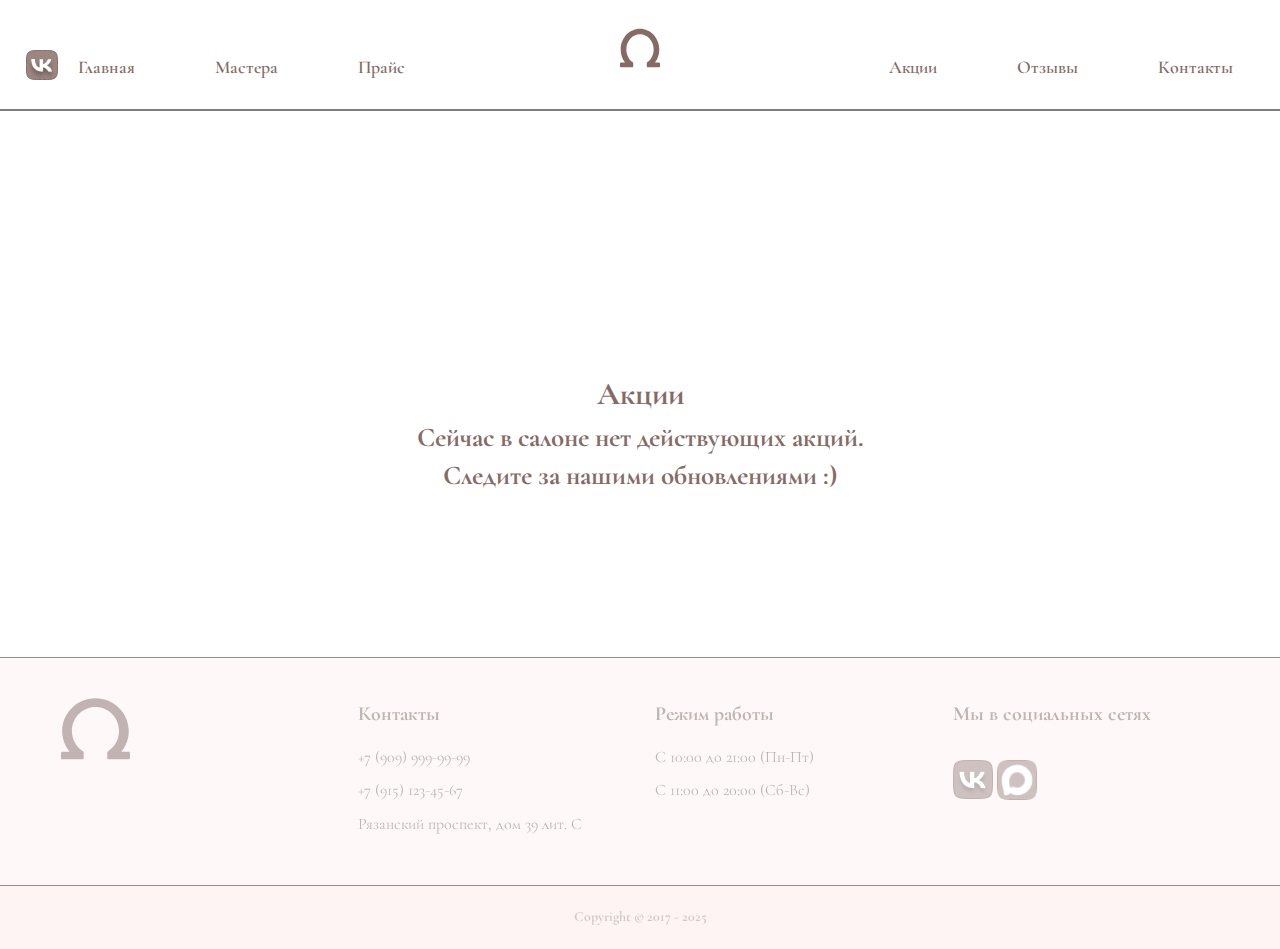
<file: stock.html>
<!DOCTYPE html>
<html lang="ru">
  <head>
    <meta charset="UTF-8" />
    <meta http-equiv="X-UA-Compatible" content="IE=edge" />
    <meta name="viewport" content="width=device-width, initial-scale=1.0" />
    <link rel="stylesheet" href="assets/css/main.css" />
    <!-- Используем ТОТ ЖЕ style.css, что и на главной! -->
    <title>Акции | Masty</title>
  </head>
  <body id="body">
    <!-- ШАПКА — 100% КОПИЯ ИЗ index.html -->
    <header>
      <div class="header__container">
        <div class="header__items">
          <div class="header__img">
            <button
              onclick="window.location.href='https://vk.com/club234239337'"
              style="
                background: none;
                border: none;
                cursor: pointer;
                outline: none;
              "
            >
              <img src="assets/img/VK.svg" alt="VK" />
            </button>
          </div>

          <nav>
            <ul>
              <li><a href="index.html">Главная</a></li>
              <li><a href="masters.html">Мастера</a></li>
              <li><a href="price.html">Прайс</a></li>
            </ul>
          </nav>

          <img class="header__logo" src="assets/img/logo.svg" alt="Masty" />

          <nav>
            <ul>
              <li><a href="stock.html">Акции</a></li>
              <li><a href="reviews.html">Отзывы</a></li>
              <li><a href="contacts.html">Контакты</a></li>
            </ul>
          </nav>

          <!-- ГАМБУРГЕР — ТОЧНО ТАКОЙ ЖЕ, как на главной -->
          <div class="menu-toggle" id="mobile-menu">
            <span></span>
            <span></span>
            <span></span>
          </div>
        </div>
      </div>
      <hr />
    </header>

    <!-- КОНТЕНТ СТРАНИЦЫ АКЦИЙ — центрированный, без кругов -->
    <main>
      <section
        style="
          text-align: center;
          padding: 120px 20px;
          min-height: calc(100vh - 450px);
          display: flex;
          align-items: center;
          justify-content: center;
        "
      >
        <div style="max-width: 900px; margin: 0 auto">
          <h1 class="heading">Акции</h1>
          <h2
            style="
              font-family: 'Cormorant Garamond';
              font-weight: 700;
              font-size: 27px;
              line-height: 140%;
              color: #856a65;
              margin: 0;
            "
          >
            Сейчас в салоне нет действующих акций.<br />
            Следите за нашими обновлениями :)
          </h2>
        </div>
      </section>
    </main>

    <!-- ФУТЕР — 100% КОПИЯ ИЗ index.html -->
    <footer>
      <div class="footer__items">
        <div class="footer__img">
          <img src="assets/img/footer__logo.svg" alt="" />
        </div>
        <div class="footer__contacts">
          <h2>Контакты</h2>
          <ul>
            <li>+7 (909) 999-99-99</li>
            <li>+7 (915) 123-45-67</li>
            <li>Рязанский проспект, дом 39 лит. С</li>
          </ul>
        </div>
        <div class="working__time">
          <h2>Режим работы</h2>
          <ul>
            <li>C 10:00 до 21:00 (Пн-Пт)</li>
            <li>С 11:00 до 20:00 (Сб-Вс)</li>
          </ul>
        </div>
        <div class="social">
          <h2>Мы в социальных сетях</h2>
          <div>
            <button
              onclick="window.location.href='https://vk.com/club234239337'"
              style="
                background: none;
                border: none;
                padding: 0;
                cursor: pointer;
                outline: none;
              "
            >
              <img src="assets/img/VK.png" alt="" />
            </button>
            <button
              onclick="window.location.href='https://max.ru'"
              style="
                background: none;
                border: none;
                padding: 0;
                cursor: pointer;
                outline: none;
              "
            >
              <img src="assets/img/MAX.png" alt="" />
            </button>
          </div>
        </div>
      </div>
    </footer>

    <section>
      <div class="end">
        <h1>Copyright © 2017 - 2025</h1>
      </div>
    </section>

    <!-- Подключаем ТОТ ЖЕ script.js — мобильное меню и всё остальное работает автоматически -->
    <script src="assets/js/modal.js"></script>
  </body>
</html>
</file>
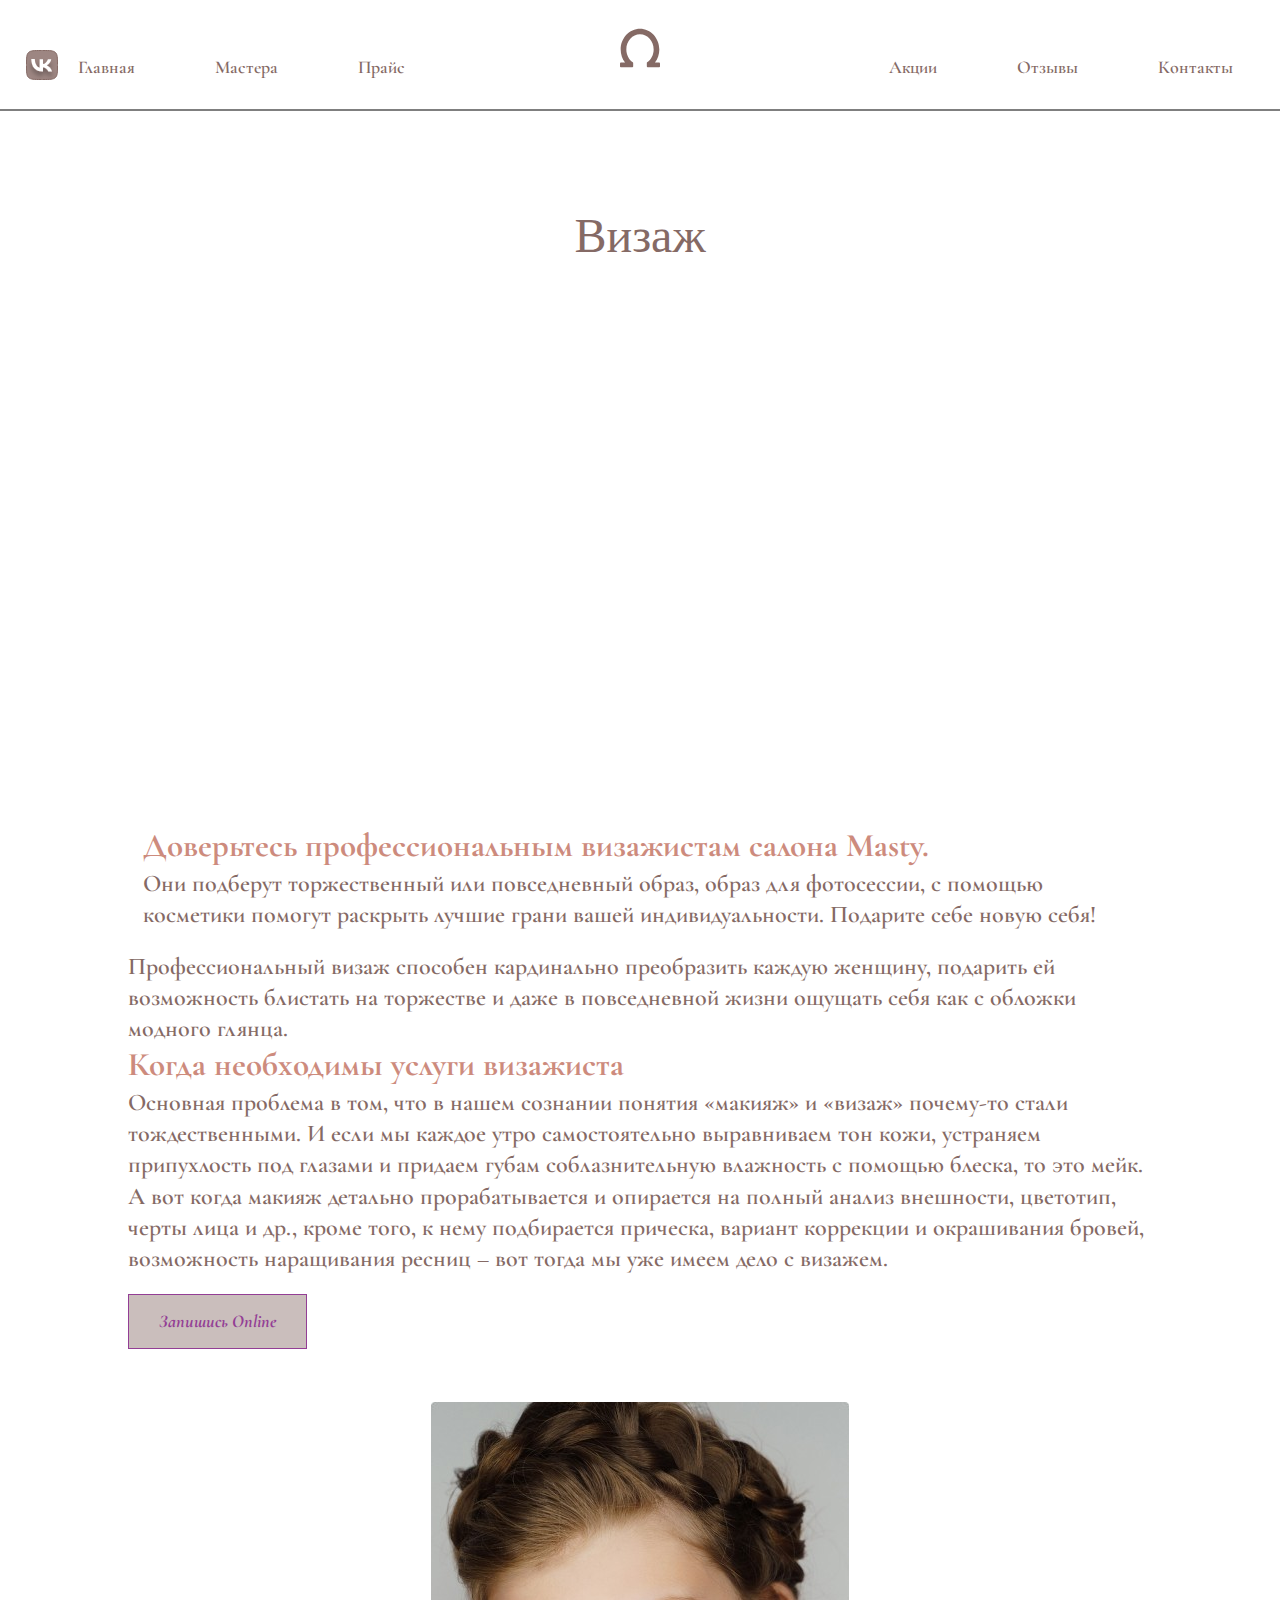
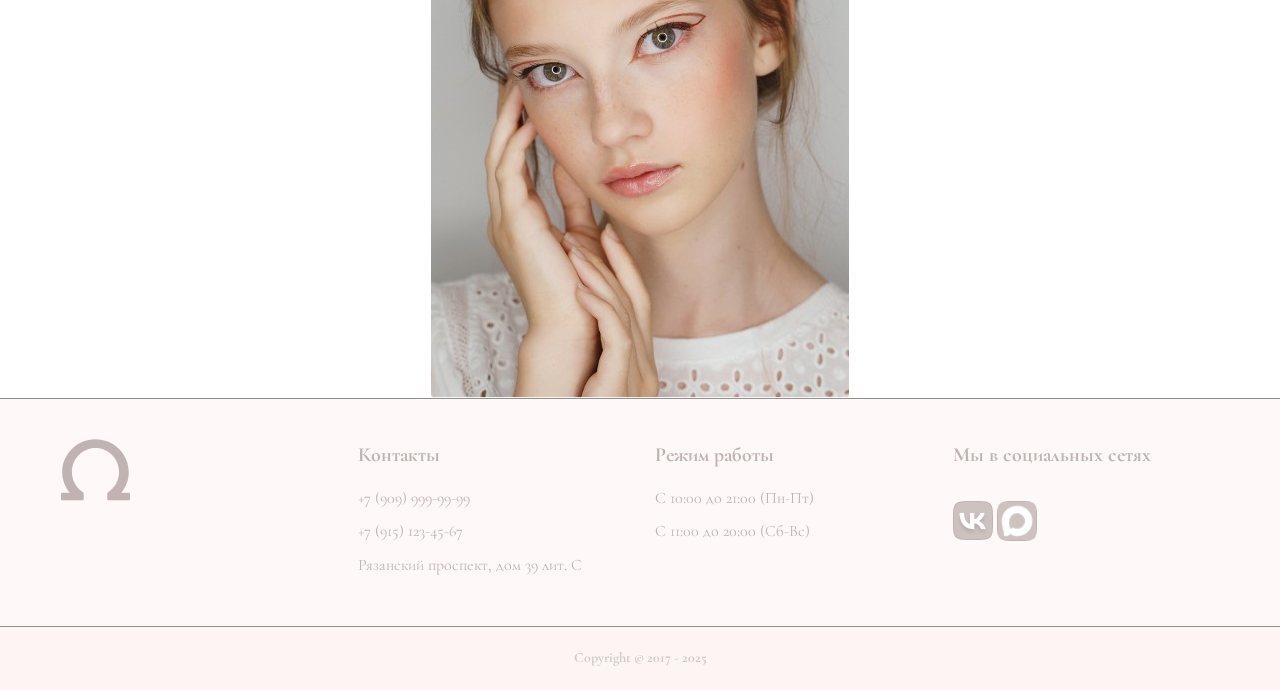
<file: visage.html>
<!DOCTYPE html>
<html lang="en">
  <head>
    <meta charset="UTF-8" />
    <meta http-equiv="X-UA-Compatible" content="IE=edge" />
    <meta name="viewport" content="width=device-width, initial-scale=1.0" />
    <link rel="stylesheet" href="assets/css/main.css" />
    <link rel="stylesheet" href="assets/css/services-style.css" />
    <title>Visage</title>
  </head>
  <body>
    <header>
      <div class="header__container">
        <div class="header__items">
          <div class="header__img">
            <button
              onclick="window.location.href='https://vk.com/club234239337'"
              style="
                background: none;
                border: none;
                cursor: pointer;
                outline: none;
              "
            >
              <img src="assets/img/VK.svg" alt="" />
            </button>
          </div>

          <nav>
            <ul>
              <li><a href="index.html">Главная</a></li>
              <li><a href="masters.html">Мастера</a></li>
              <li><a href="price.html">Прайс</a></li>
            </ul>
          </nav>
          <img class="header__logo" src="assets/img/logo.svg" alt="" />
          <nav>
            <ul>
              <li><a href="stock.html">Акции</a></li>
              <li><a href="reviews.html">Отзывы</a></li>
              <li><a href="contacts.html">Контакты</a></li>
            </ul>
          </nav>
        </div>
      </div>
      <hr />
    </header>
    <section>
      <h1 class="heading">Визаж</h1>
      <div class="video">
        <iframe
          width="820"
          height="461"
          src="https://rutube.ru/play/embed/9b7497587a58cd0c221416869e1ee46c/"
          style="border: none"
          allow="clipboard-write; autoplay"
          webkitAllowFullScreen
          mozallowfullscreen
          allowfullscreen
        ></iframe>
        <div class="container">
          <h1>Доверьтесь профессиональным визажистам салона Masty.</h1>
          <p>
            Они подберут торжественный или повседневный образ, образ для
            фотосессии, с помощью косметики помогут раскрыть лучшие грани вашей
            индивидуальности. Подарите себе новую себя!
          </p>
        </div>
      </div>
      <div class="main-1">
        <div class="container">
          <p>
            Профессиональный визаж способен кардинально преобразить каждую
            женщину, подарить ей возможность блистать на торжестве и даже в
            повседневной жизни ощущать себя как с обложки модного глянца.
          </p>
          <h1>Когда необходимы услуги визажиста</h1>
          <p>
            Основная проблема в том, что в нашем сознании понятия «макияж» и
            «визаж» почему-то стали тождественными. И если мы каждое утро
            самостоятельно выравниваем тон <span> кожи</span>, устраняем
            припухлость под глазами и придаем губам соблазнительную влажность с
            помощью блеска, то это мейк.
          </p>
          <p>
            А вот когда макияж детально прорабатывается и опирается на полный
            анализ внешности, цветотип, черты лица и др., кроме того, к нему
            подбирается прическа, вариант коррекции и окрашивания бровей,
            возможность наращивания ресниц – вот тогда мы уже имеем дело с
            визажем.
          </p>
          <a class="btn-request" href="application.html">Запишись Online</a>
        </div>

        <img src="assets/img/visage.jpg" />
      </div>
    </section>
    <footer>
      <div class="footer__items">
        <div class="footer__img">
          <img src="assets/img/footer__logo.svg" alt="" />
        </div>
        <div class="footer__contacts">
          <h2>Контакты</h2>
          <ul>
            <li>+7 (909) 999-99-99</li>
            <li>+7 (915) 123-45-67</li>
            <li>Рязанский проспект, дом 39 лит. С</li>
          </ul>
        </div>
        <div class="working__time">
          <h2>Режим работы</h2>
          <ul>
            <li>C 10:00 до 21:00 (Пн-Пт)</li>
            <li>С 11:00 до 20:00 (Сб-Вс)</li>
          </ul>
        </div>
        <div class="social">
          <h2>Мы в социальных сетях</h2>
          <div>
            <button
              onclick="window.location.href='https://vk.com/club234239337'"
              style="
                background: none;
                border: none;
                padding: 0;
                cursor: pointer;
                outline: none;
              "
            >
              <img src="assets/img/VK.png" alt="" />
            </button>
            <button
              onclick="window.location.href='https://max.ru'"
              style="
                background: none;
                border: none;
                padding: 0;
                cursor: pointer;
                outline: none;
              "
            >
              <img src="assets/img/MAX.png" alt="" />
            </button>
          </div>
        </div>
      </div>
    </footer>

    <section>
      <div class="end">
        <h1>Copyright © 2017 - 2025</h1>
      </div>
    </section>

    <script src="assets/js/modal.js"></script>
  </body>
</html>
</file>
<file: assets/css/main.css>
@import url("https://fonts.googleapis.com/css2?family=Caudex:wght@400;700&display=swap");
@import url("https://fonts.googleapis.com/css2?family=Cormorant+Garamond:ital,wght@0,300;0,400;0,500;0,600;0,700;1,300;1,400;1,500;1,600;1,700&display=swap");
@import url("https://fonts.googleapis.com/css2?family=Alegreya:ital,wght@0,400;0,500;0,600;1,400;1,500;1,600&display=swap");
@import url("https://fonts.googleapis.com/css2?family=Aref+Ruqaa:wght@400;700&display=swap");

* {
  box-sizing: border-box;
  margin: 0;
  padding: 0;
}

html,
body {
  width: 100%;
  max-width: 100%;
}

ul {
  margin: 0;
  padding: 0;
  list-style: none;
}

img {
  max-width: 100%;
  height: auto;
  display: block;
}

/* Общие стили */
body {
  margin: 0;
  font-family: "Cormorant Garamond", serif;
  color: #856a65;
  line-height: 1.6;
  background-color: #fff;
}

/* ХЕДЕР - исправленный */
header {
  width: 100%;
  padding-top: 49px;
  padding-bottom: 20px;
}

.header__container {
  width: 100%;
  max-width: 1296px;
  margin: 0 auto;
  padding: 0 20px;
}

.header__items {
  display: flex;
  align-items: center;
  justify-content: space-between;
  position: relative;
  width: 100%;
}

.header__img {
  order: 1;
  flex: 0 0 auto;
  margin-left: 0;
  margin-top: 1px;
}

.header__img button {
  background: none;
  border: none;
  cursor: pointer;
  outline: none;
  padding: 0;
}

.header__img img {
  padding-left: 6px;
}

/* Левая навигация */
nav:first-of-type {
  order: 2;
  flex: 1;
  margin-left: 0;
}

nav:first-of-type ul {
  display: flex;
  justify-content: flex-start;
  gap: 80px;
  margin-left: 20px;
}

/* Логотип */
.header__logo {
  order: 3;
  flex: 0 0 auto;
  margin-top: -12px;
  margin-bottom: 30px;
  position: absolute;
  left: 50%;
  transform: translateX(-50%);
}

/* Правая навигация */
nav:last-of-type {
  order: 4;
  flex: 1;
  text-align: right;
}

nav:last-of-type ul {
  display: flex;
  justify-content: flex-end;
  gap: 80px;
  margin-right: 27px;
}

/* Стили ссылок */
nav a {
  font-family: "Cormorant Garamond";
  font-style: normal;
  font-weight: 600;
  font-size: 18px;
  line-height: 130%;
  text-decoration: none;
  color: #856a65;
  position: relative;
  white-space: nowrap;
}

nav a::before {
  content: "";
  position: absolute;
  left: 0;
  bottom: -5px;
  width: 0;
  height: 1.5px;
  background-color: #cdaa7d;
  transition: width 0.35s;
}

nav a:hover::before {
  width: 100%;
}

hr {
  width: 100%;
  max-width: 1296px;
  margin: 20px auto 76px;
  opacity: 0.5;
  border: 1px solid #000000;
}

/* Мобильное меню - гамбургер */
.menu-toggle {
  display: none;
  flex-direction: column;
  cursor: pointer;
  padding: 10px;
  z-index: 1000;
}

.menu-toggle span {
  width: 25px;
  height: 3px;
  background-color: #856a65;
  margin: 3px 0;
  transition: 0.4s;
}

/* МЕДИАЗАПРОСЫ ДЛЯ ХЕДЕРА */

/* Планшеты и небольшие ноутбуки */
@media (max-width: 1200px) {
  .header__container {
    padding: 0 30px;
  }

  nav:first-of-type ul,
  nav:last-of-type ul {
    gap: 40px;
  }
}

/* Планшеты */
@media (max-width: 1024px) {
  .header__logo {
    position: static;
    transform: none;
    order: 1;
    margin: 0 auto;
  }

  .header__items {
    flex-wrap: wrap;
    justify-content: center;
  }

  .header__img {
    order: 2;
    margin-right: auto;
    margin-left: 20px;
  }

  nav:first-of-type {
    order: 3;
    width: 100%;
    margin-top: 20px;
    margin-left: 0;
  }

  nav:first-of-type ul {
    justify-content: center;
    margin-left: 0;
    gap: 60px;
  }

  nav:last-of-type {
    order: 4;
    width: 100%;
    margin-top: 20px;
  }

  nav:last-of-type ul {
    justify-content: center;
    margin-right: 0;
    gap: 60px;
  }
}

/* Мобильные устройства */
@media (max-width: 768px) {
  header {
    padding-top: 30px;
    position: relative;
  }

  .header__container {
    padding: 0 15px;
  }

  .menu-toggle {
    display: flex;
    order: 2;
    margin-left: auto;
  }

  .header__logo {
    order: 1;
    margin: 0 auto;
    width: 80px;
  }

  .header__img {
    display: none; /* Скрываем VK на мобильных */
  }

  /* Скрываем навигацию по умолчанию на мобильных */
  nav:first-of-type,
  nav:last-of-type {
    display: none;
    position: absolute;
    top: 100%;
    left: 0;
    right: 0;
    background: white;
    z-index: 999;
    box-shadow: 0 5px 15px rgba(0, 0, 0, 0.1);
    padding: 20px;
    margin-top: 0;
  }

  /* Показываем навигацию при активации */
  .mobile-menu-active nav:first-of-type,
  .mobile-menu-active nav:last-of-type {
    display: block;
  }

  nav:first-of-type ul,
  nav:last-of-type ul {
    flex-direction: column;
    align-items: center;
    gap: 20px;
  }

  nav a {
    font-size: 20px;
    display: block;
    padding: 10px 0;
  }

  hr {
    margin: 20px auto 40px;
  }
}

/* Очень маленькие экраны */
@media (max-width: 480px) {
  .header__logo {
    width: 60px;
  }

  nav a {
    font-size: 18px;
  }
}

/* Форма записи */
.form {
  display: none;
  position: fixed;
  top: 50%;
  left: 50%;
  transform: translate(-50%, -50%);
  max-width: 90%;
  width: 320px;
  z-index: 1000;
  background: white;
  border-radius: 2px;
  box-shadow: 0 0 20px rgba(0, 0, 0, 0.2);
}

.form-inner {
  padding: 20px;
}

.form-inner h2 {
  font-weight: 300;
  font-size: 20px;
  text-transform: uppercase;
  font-family: "Cormorant Garamond", serif;
  margin-bottom: 20px;
}

.form-content {
  background: #fff8f3;
  padding: 20px;
}

.form-content h3 {
  font-family: "Cormorant Garamond";
  font-weight: 700;
  font-size: 18px;
  margin: 15px 0 5px;
  color: #856a65;
}

.form-content input,
.form-content select {
  width: 100%;
  height: 38px;
  padding: 0 10px;
  background: #ffffff;
  border: 1px solid #dddddd;
  font-size: 16px;
  font-family: "Cormorant Garamond", serif;
  color: #808080;
  outline: none;
}

.form-content input[type="submit"] {
  margin: 20px 0 0;
  background: #cabebc;
  color: #ffffff;
  font-size: 18px;
  text-transform: uppercase;
  border: none;
  border-radius: 20px;
  cursor: pointer;
  transition: 0.2s linear;
}

.form-content input[type="submit"]:hover {
  background: #c44d58;
}

/* Главная секция */
.main-1 {
  position: relative;
  width: 100%;
  overflow: hidden;
}

.main-1 img {
  width: 100%;
  height: auto;
  object-fit: cover;
}

.bg1 {
  position: absolute;
  top: 20px;
  left: 20px;
  right: 20px;
  text-align: center;
}

.bg1 h1 {
  font-family: "Caudex";
  font-weight: 700;
  font-size: clamp(36px, 8vw, 72px);
  color: #cabebc;
  text-shadow: 2px 2px 4px rgba(0, 0, 0, 0.5);
}

.bg1 span {
  font-weight: 400;
}

.bg2 {
  background: #856a65;
  padding: 40px 20px;
}

.bg2 .container {
  color: white;
}

.bg2 p {
  font-family: "Cormorant Garamond";
  font-size: 18px;
  line-height: 1.6;
  margin-bottom: 20px;
}

.bg2 span {
  font-weight: 700;
}

.btn-request {
  display: inline-block;
  padding: 12px 30px;
  background: #cabebc;
  color: #933e95;
  text-decoration: none;
  font-family: "Cormorant Garamond";
  font-style: italic;
  font-weight: 700;
  font-size: 18px;
  border: 1px solid #933e95;
  transition: all 0.3s;
  margin: 20px 0;
}

.bg2 a:hover {
  background: #cd8b7d;
  color: white;
}

/* Цитата */
.main-2 .quote {
  background: rgba(217, 217, 217, 0.15);
  padding: 40px 20px;
  margin: 40px 0;
}

.quote .container {
  text-align: center;
}

.quote img {
  width: 40px;
  margin: 0 auto 20px;
}

.quote p {
  font-family: "Cormorant Garamond";
  font-weight: 700;
  font-size: clamp(18px, 4vw, 27px);
  color: #856a65;
  margin-bottom: 15px;
}

/* Партнеры */
.partners .container {
  display: flex;
  flex-wrap: wrap;
  justify-content: center;
  gap: 30px;
  padding: 40px 20px;
}

.partners img {
  max-width: 150px;
  height: auto;
}

/* Услуги */
.main-3 {
  padding: 40px 20px;
}

.main-3 > .container {
  display: grid;
  grid-template-columns: repeat(auto-fit, minmax(280px, 1fr));
  gap: 30px;
}

.main-3 .service-item {
  position: relative;
  text-align: center;
}

.container-bg {
  position: relative;
  padding: 10px;
  transition: color 0.3s, background-color 0.3s, opacity 0.3s;
}

.container-bg::before {
  content: "";
  position: absolute;
  top: 0;
  left: 0;
  right: 0;
  bottom: 0;
  opacity: 0;
  z-index: -1;
}

.container-bg:hover {
  color: white;
}

.container-bg:hover,
.container-bg:hover::before {
  opacity: 1;
  background-color: #856a65;
}

.service-item img {
  width: 100%;
  height: 200px;
  object-fit: cover;
  margin-bottom: 15px;
}

.service-item h1 {
  font-family: "Alegreya";
  font-weight: 400;
  font-size: 24px;
  color: #856a65;
  margin-top: 10px;
}

/* Наши работы */
.main-4 {
  padding: 40px 20px;
}

.main-4 h1 {
  font-family: "Aref Ruqaa Ink";
  font-weight: 400;
  font-size: clamp(32px, 6vw, 48px);
  text-align: center;
  color: #856a65;
  margin-bottom: 40px;
}

.main-links {
  display: flex;
  justify-content: center;
  flex-wrap: wrap;
  gap: 15px;
  margin-bottom: 40px;
}

.main-links button {
  background: white;
  border: none;
  font-family: "Cormorant Garamond";
  font-size: 18px;
  color: #b7b3b3;
  padding: 5px 15px;
  cursor: pointer;
  transition: all 0.3s;
}

.main-links button:hover {
  color: #856a65;
  text-decoration: underline;
  text-decoration-color: #cdaa7d;
}

.gallery {
  display: grid;
  grid-template-columns: repeat(auto-fill, minmax(250px, 1fr));
  gap: 15px;
}

.gallery img {
  width: 100%;
  height: 250px;
  object-fit: cover;
}

/* Футер */
footer {
  background: #FEF4F3 !important;
  border-top: 1px solid #242220;
  border-bottom: 1px solid #242220;
  opacity: 0.5;
}

.footer__items {
  display: grid;
  grid-template-columns: repeat(auto-fit, minmax(250px, 1fr));
  gap: 30px;
  padding: 40px 20px;
  max-width: 1200px;
  margin: 0 auto;
}

.footer__img img {
  width: 70px;
  height: auto;
}

.footer__contacts h2,
.working__time h2,
.social h2 {
  font-family: "Cormorant Garamond";
  font-weight: 700;
  font-size: 20px;
  margin-bottom: 15px;
  color: #856a65;
}

.footer__contacts ul,
.working__time ul {
  font-family: "Cormorant Garamond";
  font-size: 16px;
}

.footer__contacts li,
.working__time li {
  margin-bottom: 8px;
}

.social {
  display: flex;
  flex-direction: column;
  gap: 15px;
}

.social button {
  background: none;
  border: none;
  padding: 0;
  cursor: pointer;
  outline: none;
  width: 40px;
  height: 40px;
}

.social img {
  width: 100%;
  height: 100%;
  object-fit: contain;
}

/* Копирайт */
.end {
  background: #FEF4F3 !important;
  padding: 20px;
  text-align: center;
}

.end h1 {
  font-family: "Cormorant Garamond";
  font-weight: 700;
  font-size: 14px;
  color: #a6a0a0;
  opacity: 0.5;
}

/* ... предыдущий CSS код ... */

/* Добавляем в конец файла или в соответствующее место */

/* ===================== */
/* МОБИЛЬНАЯ АДАПТАЦИЯ */
/* ===================== */

@media (max-width: 768px) {
  /* Центрируем логотип в хедере на мобильных */
  .header__items {
    position: relative;
    min-height: 80px;
    display: flex !important;
    align-items: center !important;
    justify-content: space-between !important;
    padding: 0 15px !important;
  }

  .header__logo {
    position: absolute !important;
    left: 50% !important;
    transform: translateX(-50%) !important;
    top: 50% !important;
    transform: translate(-50%, -50%) !important;
    margin: 0 !important;
    width: 80px !important;
    height: auto !important;
    order: 0 !important;
  }

  .menu-toggle {
    display: flex !important;
    order: 2 !important;
    margin-left: auto !important;
  }

  .header__img {
    display: none !important;
  }

  /* Центрируем кнопку "Запишись Online" на мобильных */
  .bg2 .container {
    text-align: center !important;
    padding: 20px !important;
    display: flex !important;
    flex-direction: column !important;
    align-items: center !important;
    justify-content: center !important;
    height: 100% !important;
  }

  .bg2 .container a {
    display: inline-block !important;
    margin: 20px auto 0 !important;
    padding: 12px 30px !important;
    text-align: center !important;
    width: auto !important;
    max-width: 250px !important;
  }

  /* Адаптация главной секции */
  .main-1 {
    margin-left: 0 !important;
    margin-right: 0 !important;
    display: flex !important;
    flex-direction: column !important;
  }

  .main-1 img {
    width: 100% !important;
    height: auto !important;
    max-height: 300px !important;
    object-fit: cover !important;
  }

  .bg1 {
    position: absolute !important;
    margin-left: 0 !important;
    width: 100% !important;
    text-align: center !important;
    padding: 0 20px !important;
  }

  .bg1 h1 {
    font-size: 36px !important;
    line-height: 1.2 !important;
  }

  .bg2 {
    width: 100% !important;
    height: auto !important;
    margin-left: 0 !important;
    padding: 30px 20px !important;
  }

  .main-1 .container {
    position: static !important;
    width: 100% !important;
    height: auto !important;
    margin-left: 0 !important;
    margin-top: 0 !important;
    padding: 0 15px !important;
  }

  /* Адаптация навигации хедера */
  .header__items > nav {
    display: none !important;
  }

  .mobile-menu-active .header__items > nav {
    display: block !important;
    position: absolute !important;
    top: 100% !important;
    left: 0 !important;
    right: 0 !important;
    background: white !important;
    z-index: 1000 !important;
    padding: 20px !important;
  }

  .mobile-menu-active .header__items > nav ul {
    flex-direction: column !important;
    gap: 15px !important;
  }

  .mobile-menu-active .header__items > nav li {
    margin-right: 0 !important;
    text-align: center !important;
  }
}

/* Для очень маленьких экранов */
@media (max-width: 480px) {
  .header__logo {
    width: 60px !important;
  }

  .bg1 h1 {
    font-size: 28px !important;
  }

  .bg1 span {
    font-size: 28px !important;
  }

  .bg2 .container p {
    font-size: 16px !important;
  }

  .bg2 .container a {
    font-size: 16px !important;
    padding: 10px 20px !important;
  }
}
</file>
<file: assets/css/application-style.css>
/* Импорты шрифтов из style.css */
@import url("https://fonts.googleapis.com/css2?family=Caudex:wght@400;700&display=swap");
@import url("https://fonts.googleapis.com/css2?family=Cormorant+Garamond:ital,wght@0,300;0,400;0,500;0,600;0,700;1,300;1,400;1,500;1,600;1,700&display=swap");
@import url("https://fonts.googleapis.com/css2?family=Alegreya:ital,wght@0,400;0,500;0,600;1,400;1,500;1,600&display=swap");
@import url("https://fonts.googleapis.com/css2?family=Aref+Ruqaa:wght@400;700&display=swap");

/* Основной контент */
.container {
  max-width: 1296px;
  margin: 0 auto;
  padding: 40px 20px;
}

.page {
  display: none;
}

.page.active {
  display: block;
}

h1:not(.end h1) {
  text-align: center;
  margin-bottom: 30px;
  font-size: 24px;
  font-family: "Aref Ruqaa", serif;
}

h2 {
  margin-bottom: 20px;
  font-size: 20px;
  color: #856a65;
  font-family: "Cormorant Garamond", serif;
}

/* Остальные стили остаются без изменений */
/* Выбор салона */
.salon-list {
  margin-bottom: 40px;
}

.salon-card {
  border: 1px solid #856a65;
  padding: 20px;
  margin-bottom: 15px;
  cursor: pointer;
  transition: border-color 0.3s;
}

.salon-card.selected {
  border-color: #856a65;
  background-color: #e8cec9;
}

.salon-card:hover {
  border-color: #000;
}

.salon-name {
  font-weight: bold;
  font-size: 18px;
  margin-bottom: 5px;
}

.salon-address {
  color: #666;
  font-size: 14px;
}

/* Выбор услуг */
.services-categories {
  margin-bottom: 30px;
}

.category-section {
  margin-bottom: 30px;
}

.category-title {
  font-size: 18px;
  font-weight: bold;
  margin-bottom: 15px;
  padding-bottom: 10px;
  border-bottom: 2px solid #856a65;
}

.services-list {
  margin-bottom: 20px;
}

.service-item {
  display: flex;
  justify-content: space-between;
  padding: 15px;
  border: 1px solid #856a65;
  margin-bottom: 10px;
  cursor: pointer;
  transition: all 0.3s;
}

.service-item.selected {
  background-color: #e8cec9;
  border-color: #856a65;
}

.service-item:hover {
  border-color: #000;
}

.service-name {
  flex: 1;
}

.service-price {
  font-weight: bold;
  margin-left: 20px;
  color: #000;
}

.service-description {
  font-size: 12px;
  color: #666;
  margin-top: 5px;
}

.service-duration {
  font-size: 12px;
  color: #666;
  margin-top: 3px;
}

/* Выбор мастеров */
.specialists-grid {
  display: grid;
  grid-template-columns: repeat(2, 1fr);
  gap: 20px;
  margin-bottom: 40px;
}

.specialist-card {
  border: 1px solid #856a65;
  padding: 20px;
  text-align: center;
  cursor: pointer;
  transition: border-color 0.3s;
}

.specialist-card.selected {
  border-color: #856a65;
  background-color: #e8cec9;
}

.specialist-card:hover {
  border-color: #000;
}

.specialist-card.disabled {
  opacity: 0.5;
  cursor: not-allowed;
  background-color: #856a65;
}

.specialist-card.disabled:hover {
  border-color: #856a65;
}

.specialist-name {
  font-weight: bold;
  margin-bottom: 5px;
}

.specialist-role {
  color: #666;
  font-size: 14px;
}

.specialist-duration {
  font-size: 12px;
  color: #666;
  margin-top: 5px;
}

.specialist-specialization {
  font-size: 11px;
  color: #666;
  margin-top: 3px;
  font-style: italic;
}

/* Классический календарь */
.classic-calendar {
  background: #fff;
  border: 1px solid #856a65;
  margin-bottom: 30px;
}

.calendar-header {
  display: flex;
  justify-content: space-between;
  align-items: center;
  padding: 15px 20px;
  background: #e8cec9;
  border-bottom: 1px solid #856a65;
}

.calendar-nav {
  background: none;
  border: 1px solid #856a65;
  padding: 8px 12px;
  cursor: pointer;
  font-size: 16px;
}

.calendar-nav:hover {
  border-color: #000;
}

.current-month {
  font-weight: bold;
  font-size: 18px;
}

.calendar-weekdays {
  display: grid;
  grid-template-columns: repeat(7, 1fr);
  background: #f1dbd7;
  border-bottom: 1px solid #856a65;
}

.weekday {
  padding: 12px 5px;
  text-align: center;
  font-weight: bold;
  font-size: 12px;
  color: #856a65;
}

.calendar-days {
  display: grid;
  grid-template-columns: repeat(7, 1fr);
}

.calendar-day {
  padding: 15px 5px;
  text-align: center;
  border: 1px solid #856a65;
  cursor: pointer;
  transition: all 0.3s;
  min-height: 60px;
  display: flex;
  align-items: center;
  justify-content: center;
}

.calendar-day:hover {
  background: #f1dbd7;
}

.calendar-day.selected {
  background: #856a65;
  color: #fff;
  border-color: #000;
}

.calendar-day.disabled {
  color: #000;
  cursor: not-allowed;
  background: #efefef;
}

.calendar-day.disabled:hover {
  background: #fafafa;
}

.calendar-day.other-month {
  color: #999;
  background: #f5f5f5;
}

.calendar-day.today {
  background: #cd8b7d;
  font-weight: bold;
}

/* Временные слоты */
.time-slots-container {
  margin-top: 30px;
}

.duration-info {
  text-align: center;
  margin-bottom: 20px;
  padding: 10px;
  background: #fff;
  border-radius: 5px;
  font-weight: bold;
}

.time-period {
  margin: 20px 0 10px 0;
  font-weight: bold;
  font-size: 16px;
  padding-left: 10px;
  border-left: 3px solid #856a65;
}

.time-slots {
  display: grid;
  grid-template-columns: repeat(auto-fit, minmax(100px, 1fr));
  gap: 10px;
  margin-bottom: 20px;
}

.time-slot {
  padding: 12px 8px;
  border: 1px solid #856a65;
  text-align: center;
  cursor: pointer;
  transition: all 0.3s;
  font-size: 14px;
  background: #fdf4f4;
}

.time-slot:hover {
  border-color: #000;
  background: #fdf4f4;
}

.time-slot.selected {
  background: #e8cec9;
  color: #fff;
  border-color: #000;
}

.time-slot.disabled {
  color: #ccc;
  cursor: not-allowed;
  background: #f9f9f9;
}

.time-slot.disabled:hover {
  border-color: #ddd;
  background: #f9f9f9;
}

.time-slot.booked {
  background: #ffe6e6;
  color: #856a65;
  cursor: not-allowed;
  border-color: #ffcccc;
}

/* Дополнительная услуга */
.add-service-prompt {
  text-align: center;
  margin: 40px 0;
  padding: 30px;
  background: #e8cec9;
  border-radius: 10px;
}

.add-service-buttons {
  display: flex;
  justify-content: center;
  gap: 20px;
  margin-top: 20px;
}

.add-service-btn {
  padding: 12px 30px;
  border: 2px solid #715752;
  background: #856a65;
  cursor: pointer;
  font-size: 16px;
  transition: all 0.3s;
}

.add-service-btn.yes {
  background: #856a65;
  color: white;
}

.add-service-btn.no {
  background: white;
  color: #856a65;
}

.add-service-btn:hover {
  transform: translateY(-2px);
  box-shadow: 0 4px 8px rgba(0, 0, 0, 0.1);
}

/* Форма данных клиента */
.form-group {
  margin-bottom: 20px;
}

.form-group label {
  display: block;
  margin-bottom: 5px;
  font-weight: bold;
}

.form-group input,
.form-group textarea {
  width: 100%;
  padding: 10px;
  border: 1px solid #856a65;
  font-size: 14px;
}

.form-group textarea {
  height: 80px;
  resize: vertical;
}

.checkbox-group {
  display: flex;
  align-items: center;
  gap: 10px;
}

.checkbox-group input {
  width: auto;
}

/* Информация о записи */
.appointment-summary {
  background: #e8cec9;
  padding: 20px;
  margin: 30px 0;
  border: 1px solid #856a65;
}

.summary-item {
  margin-bottom: 10px;
}

.selected-services {
  margin-top: 15px;
}

.service-summary-item {
  display: flex;
  justify-content: space-between;
  margin-bottom: 5px;
  font-size: 14px;
}

.discount-info {
  background: #e8cec9;
  padding: 15px;
  border: 1px solid #856a65;
  margin: 20px 0;
  font-size: 14px;
}

.privacy-notice {
  font-size: 12px;
  color: #666;
  margin: 20px 0;
  text-align: center;
}

/* Кнопки */
.btn {
  display: block;
  width: 200px;
  margin: 30px auto;
  padding: 15px;
  background: #000000;
  color: #fff;
  border: none;
  font-size: 16px;
  cursor: pointer;
  text-align: center;
  text-decoration: none;
}

.btn-continue {
  background: #856a65;
  color: #fff;
}

.btn:disabled {
  background: #ccc;
  cursor: not-allowed;
}

li {
  list-style: none;
}

.error-message {
  color: #630000;
  font-size: 12px;
  margin-top: 5px;
  display: none;
}

.selection-info {
  background: #e8cec9;
  padding: 15px;
  border-radius: 5px;
  margin-bottom: 20px;
  border-left: 4px solid #856a65;
}

/* Стили для отображения нескольких услуг */
.appointed-service-item {
  background: #f8f9fa;
  padding: 10px;
  margin: 5px 0;
  border-radius: 5px;
  border-left: 3px solid #856a65;
}

/* Стили для промокода */
.promocode-section {
  background: #f8f9fa;
  padding: 20px;
  margin: 20px 0;
  border-radius: 8px;
  border-left: 4px solid #856a65;
}

.promocode-input-group {
  display: flex;
  gap: 10px;
  margin-top: 10px;
}

.promocode-input {
  flex: 1;
  padding: 10px;
  border: 1px solid #ddd;
  border-radius: 4px;
  font-size: 14px;
}

.promocode-btn {
  padding: 10px 20px;
  background: #856a65;
  color: white;
  border: none;
  border-radius: 4px;
  cursor: pointer;
  font-size: 14px;
}

.promocode-btn:hover {
  background: #856a65;
}

.promocode-btn:disabled {
  background: #856a65;
  cursor: not-allowed;
}

.discount-applied {
  color: #856a65;
  font-weight: bold;
  margin-top: 10px;
  display: none;
}

.discount-error {
  color: #580000;
  font-size: 12px;
  margin-top: 5px;
  display: none;
}

.original-price {
  text-decoration: line-through;
  color: #6c757d;
  font-size: 14px;
}

.discount-amount {
  color: hwb(0 0% 67%);
  font-weight: bold;
}

@media (max-width: 768px) {
  .specialists-grid {
    grid-template-columns: 1fr;
  }

  .time-slots {
    grid-template-columns: repeat(3, 1fr);
  }

  .calendar-day {
    padding: 10px 2px;
    font-size: 12px;
    min-height: 50px;
  }

  .nav {
    flex-wrap: wrap;
  }

  .nav a {
    margin: 5px 10px;
  }

  .add-service-buttons {
    flex-direction: column;
    gap: 10px;
  }

  .promocode-input-group {
    flex-direction: column;
  }

  /* Адаптив для header */
  header {
    width: 100%;
    padding: 20px 10px;
  }

  .header__items {
    flex-direction: column;
    align-items: center;
    margin-right: 0;
  }

  .header__items li {
    display: block;
    margin-right: 0;
    margin-bottom: 10px;
  }

  .header__logo {
    margin: 10px 0;
    order: -1;
  }

  .header__img {
    margin: 0;
  }

  header hr {
    width: 100%;
    margin-bottom: 20px;
  }
}
</file>
<file: assets/css/contacts-style.css>
@import url('https://fonts.googleapis.com/css2?family=Caudex:wght@400;700&display=swap');
@import url('https://fonts.googleapis.com/css2?family=Cormorant+Garamond:ital,wght@0,300;0,400;0,500;0,600;0,700;1,300;1,400;1,500;1,600;1,700&display=swap');
@import url('https://fonts.googleapis.com/css2?family=Alegreya:ital,wght@0,400;0,500;0,600;1,400;1,500;1,600&display=swap');
@import url('https://fonts.googleapis.com/css2?family=Aref+Ruqaa:wght@400;700&display=swap');

* {
    box-sizing: border-box;
    margin: 0;
    padding: 0;
}

html, body {
    width: 100%;
    max-width: 100%;
    overflow-x: hidden;
}

ul {
    margin: 0;
    padding: 0;
    list-style: none;
}

img {
    max-width: 100%;
    height: auto;
    display: block;
}

/* Общие стили */
body {
    margin: 0;
    font-family: 'Cormorant Garamond', serif;
    color: #856A65;
    line-height: 1.6;
    background-color: #fff;
}

/* ХЕДЕР - исправленный */
header {
    width: 100%;
    padding-top: 49px;
    padding-bottom: 20px;
}

.header__container {
    width: 100%;
    max-width: 1296px;
    margin: 0 auto;
    padding: 0 20px;
}

.header__items {
    display: flex;
    align-items: center;
    justify-content: space-between;
    position: relative;
    width: 100%;
}

.header__img {
    order: 1;
    flex: 0 0 auto;
    margin-left: 0;
    margin-top: 1px;
}

.header__img button {
    background: none;
    border: none;
    cursor: pointer;
    outline: none;
    padding: 0;
}

.header__img img {
    padding-left: 6px;
}

/* Левая навигация */
nav:first-of-type {
    order: 2;
    flex: 1;
    margin-left: 0;
}

nav:first-of-type ul {
    display: flex;
    justify-content: flex-start;
    gap: 80px;
    margin-left: 20px;
}

/* Логотип */
.header__logo {
    order: 3;
    flex: 0 0 auto;
    margin-top: -12px;
    margin-bottom: 30px;
    position: absolute;
    left: 50%;
    transform: translateX(-50%);
}

/* Правая навигация */
nav:last-of-type {
    order: 4;
    flex: 1;
    text-align: right;
}

nav:last-of-type ul {
    display: flex;
    justify-content: flex-end;
    gap: 80px;
    margin-right: 27px;
}

/* Стили ссылок */
nav a {
    font-family: 'Cormorant Garamond';
    font-style: normal;
    font-weight: 600;
    font-size: 18px;
    line-height: 130%;
    text-decoration: none;
    color: #856A65;
    position: relative;
    white-space: nowrap;
}

nav a::before {
    content: '';
    position: absolute;
    left: 0;
    bottom: -5px;
    width: 0;
    height: 1.5px;
    background-color: #CDAA7D;
    transition: width 0.35s;
}

nav a:hover::before {
    width: 100%;
}

hr {
    width: 100%;
    max-width: 1296px;
    margin: 20px auto 76px;
    opacity: 0.5;
    border: 1px solid #000000;
}

/* Мобильное меню - гамбургер */
.menu-toggle {
    display: none;
    flex-direction: column;
    cursor: pointer;
    padding: 10px;
    z-index: 1000;
}

.menu-toggle span {
    width: 25px;
    height: 3px;
    background-color: #856A65;
    margin: 3px 0;
    transition: 0.4s;
}

/* МЕДИАЗАПРОСЫ ДЛЯ ХЕДЕРА */

/* Планшеты и небольшие ноутбуки */
@media (max-width: 1200px) {
    .header__container {
        padding: 0 30px;
    }
    
    nav:first-of-type ul,
    nav:last-of-type ul {
        gap: 40px;
    }
}

/* Планшеты */
@media (max-width: 1024px) {
    .header__logo {
        position: static;
        transform: none;
        order: 1;
        margin: 0 auto;
    }
    
    .header__items {
        flex-wrap: wrap;
        justify-content: center;
    }
    
    .header__img {
        order: 2;
        margin-right: auto;
        margin-left: 20px;
    }
    
    nav:first-of-type {
        order: 3;
        width: 100%;
        margin-top: 20px;
        margin-left: 0;
    }
    
    nav:first-of-type ul {
        justify-content: center;
        margin-left: 0;
        gap: 60px;
    }
    
    nav:last-of-type {
        order: 4;
        width: 100%;
        margin-top: 20px;
    }
    
    nav:last-of-type ul {
        justify-content: center;
        margin-right: 0;
        gap: 60px;
    }
}

/* Мобильные устройства */
@media (max-width: 768px) {
    header {
        padding-top: 30px;
        position: relative;
    }
    
    .header__container {
        padding: 0 15px;
    }
    
    .menu-toggle {
        display: flex;
        order: 2;
        margin-left: auto;
    }
    
    .header__logo {
        order: 1;
        margin: 0 auto;
        width: 80px;
    }
    
    .header__img {
        display: none; /* Скрываем VK на мобильных */
    }
    
    /* Скрываем навигацию по умолчанию на мобильных */
    nav:first-of-type,
    nav:last-of-type {
        display: none;
        position: absolute;
        top: 100%;
        left: 0;
        right: 0;
        background: white;
        z-index: 999;
        box-shadow: 0 5px 15px rgba(0,0,0,0.1);
        padding: 20px;
        margin-top: 0;
    }
    
    /* Показываем навигацию при активации */
    .mobile-menu-active nav:first-of-type,
    .mobile-menu-active nav:last-of-type {
        display: block;
    }
    
    nav:first-of-type ul,
    nav:last-of-type ul {
        flex-direction: column;
        align-items: center;
        gap: 20px;
    }
    
    nav a {
        font-size: 20px;
        display: block;
        padding: 10px 0;
    }
    
    hr {
        margin: 20px auto 40px;
    }
}

/* Очень маленькие экраны */
@media (max-width: 480px) {
    .header__logo {
        width: 60px;
    }
    
    nav a {
        font-size: 18px;
    }
}

/* Форма записи */
.form {
    display: none;
    position: fixed;
    top: 50%;
    left: 50%;
    transform: translate(-50%, -50%);
    max-width: 90%;
    width: 320px;
    z-index: 1000;
    background: white;
    border-radius: 2px;
    box-shadow: 0 0 20px rgba(0, 0, 0, 0.2);
}

.form-inner {
    padding: 20px;
}

.form-inner h2 {
    font-weight: 300;
    font-size: 20px;
    text-transform: uppercase;
    font-family: 'Cormorant Garamond', serif;
    margin-bottom: 20px;
}

.form-content {
    background: #FFF8F3;
    padding: 20px;
}

.form-content h3 {
    font-family: 'Cormorant Garamond';
    font-weight: 700;
    font-size: 18px;
    margin: 15px 0 5px;
    color: #856A65;
}

.form-content input,
.form-content select {
    width: 100%;
    height: 38px;
    padding: 0 10px;
    background: #ffffff;
    border: 1px solid #DDDDDD;
    font-size: 16px;
    font-family: 'Cormorant Garamond', serif;
    color: #808080;
    outline: none;
}

.form-content input[type="submit"] {
    margin: 20px 0 0;
    background: #CABEBC;
    color: #ffffff;
    font-size: 18px;
    text-transform: uppercase;
    border: none;
    border-radius: 20px;
    cursor: pointer;
    transition: 0.2s linear;
}

.form-content input[type="submit"]:hover {
    background: #C44D58;
}

/* Главная секция */
.main-1 {
    position: relative;
    width: 100%;
    overflow: hidden;
}

.main-1 img {
    width: 100%;
    height: auto;
    object-fit: cover;
}

.bg1 {
    position: absolute;
    top: 20px;
    left: 20px;
    right: 20px;
    text-align: center;
}

.bg1 h1 {
    font-family: 'Caudex';
    font-weight: 700;
    font-size: clamp(36px, 8vw, 72px);
    color: #CABEBC;
    text-shadow: 2px 2px 4px rgba(0, 0, 0, 0.5);
}

.bg1 span {
    font-weight: 400;
}

.bg2 {
    background: #856A65;
    padding: 40px 20px;
}

.bg2 .container {
    color: white;
}

.bg2 p {
    font-family: 'Cormorant Garamond';
    font-size: 18px;
    line-height: 1.6;
    margin-bottom: 20px;
}

.bg2 span {
    font-weight: 700;
}

.bg2 a {
    display: inline-block;
    padding: 12px 30px;
    background: #CABEBC;
    color: #933E95;
    text-decoration: none;
    font-family: 'Cormorant Garamond';
    font-style: italic;
    font-weight: 700;
    font-size: 18px;
    border: 1px solid #933E95;
    margin-top: 20px;
    transition: all 0.3s;
}

.bg2 a:hover {
    background: #CD8B7D;
    color: white;
}

/* Цитата */
.main-2 .quote {
    background: rgba(217, 217, 217, 0.15);
    padding: 40px 20px;
    margin: 40px 0;
}

.quote .container {
    text-align: center;
}

.quote img {
    width: 40px;
    margin: 0 auto 20px;
}

.quote p {
    font-family: 'Cormorant Garamond';
    font-weight: 700;
    font-size: clamp(18px, 4vw, 27px);
    color: #856A65;
    margin-bottom: 15px;
}

/* Партнеры */
.partners .container {
    display: flex;
    flex-wrap: wrap;
    justify-content: center;
    gap: 30px;
    padding: 40px 20px;
}

.partners img {
    max-width: 150px;
    height: auto;
}

/* Услуги */
.main-3 {
    padding: 40px 20px;
}

.main-3 > .container {
    display: grid;
    grid-template-columns: repeat(auto-fit, minmax(280px, 1fr));
    gap: 30px;
}

.main-3 .service-item {
    position: relative;
    text-align: center;
}

.container-bg {
    position: absolute;
    top: 0;
    left: 0;
    right: 0;
    bottom: 0;
    border: 1px solid #856A65;
    opacity: 0.5;
    z-index: -1;
    transition: background 0.3s;
}

.service-item:hover .container-bg {
    background: #856A65;
}

.service-item img {
    width: 100%;
    height: 200px;
    object-fit: cover;
    margin-bottom: 15px;
}

.service-item h1 {
    font-family: 'Alegreya';
    font-weight: 400;
    font-size: 24px;
    color: #856A65;
    margin-top: 10px;
}

/* Наши работы */
.main-4 {
    padding: 40px 20px;
}

.main-4 h1 {
    font-family: 'Aref Ruqaa Ink';
    font-weight: 400;
    font-size: clamp(32px, 6vw, 48px);
    text-align: center;
    color: #856A65;
    margin-bottom: 40px;
}

.main-links {
    display: flex;
    justify-content: center;
    flex-wrap: wrap;
    gap: 15px;
    margin-bottom: 40px;
}

.main-links button {
    background: white;
    border: none;
    font-family: 'Cormorant Garamond';
    font-size: 18px;
    color: #B7B3B3;
    padding: 5px 15px;
    cursor: pointer;
    transition: all 0.3s;
}

.main-links button:hover {
    color: #856A65;
    text-decoration: underline;
    text-decoration-color: #CDAA7D;
}

.gallery {
    display: grid;
    grid-template-columns: repeat(auto-fill, minmax(250px, 1fr));
    gap: 15px;
}

.gallery img {
    width: 100%;
    height: 250px;
    object-fit: cover;
}

/* Футер */
footer {
    background: #FDF4F4;
    border-top: 1px solid #242220;
    border-bottom: 1px solid #242220;
    opacity: 0.5;
}

.footer__items {
    display: grid;
    grid-template-columns: repeat(auto-fit, minmax(250px, 1fr));
    gap: 30px;
    padding: 40px 20px;
    max-width: 1200px;
    margin: 0 auto;
}

.footer__img img {
    width: 70px;
    height: auto;
}

.footer__contacts h2,
.working__time h2,
.social h2 {
    font-family: 'Cormorant Garamond';
    font-weight: 700;
    font-size: 20px;
    margin-bottom: 15px;
    color: #856A65;
}

.footer__contacts ul,
.working__time ul {
    font-family: 'Cormorant Garamond';
    font-size: 16px;
}

.footer__contacts li,
.working__time li {
    margin-bottom: 8px;
}

.social {
    display: flex;
    flex-direction: column;
    gap: 15px;
}

.social button {
    background: none;
    border: none;
    padding: 0;
    cursor: pointer;
    outline: none;
    width: 40px;
    height: 40px;
}

.social img {
    width: 100%;
    height: 100%;
    object-fit: contain;
}

/* Копирайт */
.end {
    background: #FDF4F4;
    padding: 20px;
    text-align: center;
}

.end h1 {
    font-family: 'Cormorant Garamond';
    font-weight: 700;
    font-size: 14px;
    color: #A6A0A0;
    opacity: 0.5;
}

/* ... предыдущий CSS код ... */

/* Добавляем в конец файла или в соответствующее место */

/* ===================== */
/* МОБИЛЬНАЯ АДАПТАЦИЯ */
/* ===================== */

@media (max-width: 768px) {
    /* Центрируем логотип в хедере на мобильных */
    .header__items {
        position: relative;
        min-height: 80px;
        display: flex !important;
        align-items: center !important;
        justify-content: space-between !important;
        padding: 0 15px !important;
    }
    
    .header__logo {
        position: absolute !important;
        left: 50% !important;
        transform: translateX(-50%) !important;
        top: 50% !important;
        transform: translate(-50%, -50%) !important;
        margin: 0 !important;
        width: 80px !important;
        height: auto !important;
        order: 0 !important;
    }
    
    .menu-toggle {
        display: flex !important;
        order: 2 !important;
        margin-left: auto !important;
    }
    
    .header__img {
        display: none !important;
    }
    
    /* Центрируем кнопку "Запишись Online" на мобильных */
    .bg2 .container {
        text-align: center !important;
        padding: 20px !important;
        display: flex !important;
        flex-direction: column !important;
        align-items: center !important;
        justify-content: center !important;
        height: 100% !important;
    }
    
    .bg2 .container a {
        display: inline-block !important;
        margin: 20px auto 0 !important;
        padding: 12px 30px !important;
        text-align: center !important;
        width: auto !important;
        max-width: 250px !important;
    }
    
    /* Адаптация главной секции */
    .main-1 {
        margin-left: 0 !important;
        margin-right: 0 !important;
        display: flex !important;
        flex-direction: column !important;
    }
    
    .main-1 img {
        width: 100% !important;
        height: auto !important;
        max-height: 300px !important;
        object-fit: cover !important;
    }
    
    .bg1 {
        position: absolute !important;
        margin-left: 0 !important;
        margin-top: -320px !important;
        width: 100% !important;
        text-align: center !important;
        padding: 0 20px !important;
    }
    
    .bg1 h1 {
        font-size: 36px !important;
        line-height: 1.2 !important;
    }
    
    .bg2 {
        width: 100% !important;
        height: auto !important;
        margin-left: 0 !important;
        padding: 30px 20px !important;
    }
    
    .main-1 .container {
        position: static !important;
        width: 100% !important;
        height: auto !important;
        margin-left: 0 !important;
        margin-top: 0 !important;
        padding: 0 15px !important;
    }
    
    /* Адаптация навигации хедера */
    .header__items > nav {
        display: none !important;
    }
    
    .mobile-menu-active .header__items > nav {
        display: block !important;
        position: absolute !important;
        top: 100% !important;
        left: 0 !important;
        right: 0 !important;
        background: white !important;
        z-index: 1000 !important;
        padding: 20px !important;
    }
    
    .mobile-menu-active .header__items > nav ul {
        flex-direction: column !important;
        gap: 15px !important;
    }
    
    .mobile-menu-active .header__items > nav li {
        margin-right: 0 !important;
        text-align: center !important;
    }
}

/* Для очень маленьких экранов */
@media (max-width: 480px) {
    .header__logo {
        width: 60px !important;
    }
    
    .bg1 h1 {
        font-size: 28px !important;
    }
    
    .bg1 span {
        font-size: 28px !important;
    }
    
    .bg2 .container p {
        font-size: 16px !important;
    }
    
    .bg2 .container a {
        font-size: 16px !important;
        padding: 10px 20px !important;
    }
}

После стиля: 

/* ===================== */
/* СТРАНИЦА КОНТАКТОВ    */
/* ===================== */

.contacts-section {
    padding: 60px 20px;
}

.page-heading {
    font-family: 'Aref Ruqaa Ink', serif;
    font-weight: 400;
    font-size: clamp(36px, 6vw, 48px);
    text-align: center;
    color: #856A65;
    margin-bottom: 50px;
}

.map-wrapper {
    position: relative;
    display: flex;
    width: 100%;
    max-width: 1300px;
    margin: 0 auto;
    border: 3px solid #856A65;
    border-radius: 8px;
    overflow: hidden;
    box-shadow: 0 10px 30px rgba(0,0,0,0.1);
}

.map-wrapper iframe {
    width: 100%;
    height: 500px;
    border: none;
}

/* Мобильная адаптация карты */
@media (max-width: 768px) {
    .contacts-section {
        padding: 40px 15px;
    }
    
    .page-heading {
        font-size: 36px;
        margin-bottom: 30px;
    }
    
    .map-wrapper {
        border: 2px solid #856A65;
        border-radius: 6px;
    }
    
    .map-wrapper iframe {
        height: 400px;
    }
}

@media (max-width: 480px) {
    .map-wrapper iframe {
        height: 350px;
    }
    
    .page-heading {
        font-size: 32px;
    }
}
</file>
<file: assets/css/services-style.css>
@import url("https://fonts.googleapis.com/css2?family=Caudex:wght@400;700&display=swap");
@import url("https://fonts.googleapis.com/css2?family=Cormorant+Garamond:ital,wght@0,300;0,400;0,500;0,600;0,700;1,300;1,400;1,500;1,600;1,700&display=swap");
@import url("https://fonts.googleapis.com/css2?family=Alegreya:ital,wght@0,400;0,500;0,600;1,400;1,500;1,600&display=swap");
@import url("https://fonts.googleapis.com/css2?family=Aref+Ruqaa:wght@400;700&display=swap");

a {
  position: relative;
  color: #484848;
  font-size: 1.25rem;
  text-decoration: none;
}

a::before {
  content: "";
  position: absolute;
  left: 0;
  bottom: -5px;
  width: 0;
  height: 1.5px;
  background-color: #cdaa7d;
}

a:hover:before {
  width: 100%;
}

a::before {
  transition: width 0.35s;
}

.section {
  width: 1296px;
}

.heading {
  margin: 0 29px 80px 29px;

  text-align: center;
  font-family: "Aref Ruqaa Ink";
  font-style: normal;
  font-weight: 400;
  font-size: 48px;
  line-height: 120%;
  /* identical to box height, or 58px */

  text-align: center;

  color: #856a65;
}

.video {
  display: flex;
  justify-content: center;
  align-items: center;
  margin: 0 100px;
}
.video .container {
  width: 438px;
  text-align: center;
  margin-left: 50px;
}
.contats_p {
  margin: 0 auto;
  margin-top: 80px;
  margin-bottom: 100px;
  width: 1000px;
  font-family: "Cormorant Garamond";
  font-style: normal;
  font-weight: 400;
  font-size: 18px;
  line-height: 130%;
  /* or 23px */

  color: #856a65;
}
.main-1 {
  display: flex;
  justify-content: center;
  align-items: center;
  margin: 50px 100px;
  width: unset;
}
.main-1 img {
  width: unset;
  /*margin-top: 50px;*/
}
.main-1 .container {
  width: 711px;
  height: 451px;
  margin-right: 100px;
}
.main-1 .container button {
  background: white;
  border: 1px solid #cd8b7d;
  width: 328px;
  height: 56px;
  font-family: "Cormorant Garamond";
  font-style: italic;
  font-weight: 700;
  font-size: 24px;
  line-height: 130%;
  /* or 31px */

  color: #cd8b7d;
  margin-left: 172px;
  margin-top: 42px;
}
.main-1 .container button:hover {
  background: #cd8b7d;
  border: 1px solid #816c37;
  width: 328px;
  height: 56px;
  font-family: "Cormorant Garamond";
  font-style: italic;
  font-weight: 700;
  font-size: 24px;
  line-height: 130%;
  /* or 31px */

  color: #fefaf5;
  margin-left: 172px;
}
.container p {
  font-family: "Cormorant Garamond";
  font-style: normal;
  font-weight: 600;
  font-size: 24px;
  line-height: 130%;
  /* or 23px */

  color: #856a65;
}
.container h1 {
  font-family: "Cormorant Garamond";
  font-style: bold;
  font-weight: 900;
  font-size: 33px;
  line-height: 130%;
  /* identical to box height, or 35px */

  color: #cd8b7d;
}

li {
  list-style: none;
}
.social {
  padding-right: 49px;
}
.social img {
  cursor: pointer;
}

@media screen and (max-width: 1290px) {
  .video {
    margin: 0 auto;
    flex-wrap: wrap;
  }

  .video .container {
    width: 80%;
    text-align: left;
    margin-left: 0;
    margin-top: 20px;
    padding: 0 15px;
  }

  .main-1 {
    margin: 0 auto;
    flex-wrap: wrap;
  }

  .main-1 .container {
    width: 80%;
    margin-right: 0;
    margin-top: 20px;
  }
}

@media screen and (max-width: 769px) {
  .video .container {
    width: 100%;
  }
}
</file>
<file: assets/css/masters-style.css>
@import url("https://fonts.googleapis.com/css2?family=Caudex:wght@400;700&display=swap");
@import url("https://fonts.googleapis.com/css2?family=Cormorant+Garamond:ital,wght@0,300;0,400;0,500;0,600;0,700;1,300;1,400;1,500;1,600;1,700&display=swap");
@import url("https://fonts.googleapis.com/css2?family=Alegreya:ital,wght@0,400;0,500;0,600;1,400;1,500;1,600&display=swap");
@import url("https://fonts.googleapis.com/css2?family=Aref+Ruqaa:wght@400;700&display=swap");

* {
  box-sizing: border-box;
  margin: 0;
  padding: 0;
}

html,
body {
  width: 100%;
  max-width: 100%;
  overflow-x: hidden;
}

ul {
  margin: 0;
  padding: 0;
  list-style: none;
}

img {
  max-width: 100%;
  height: auto;
  display: block;
}

/* Общие стили */
body {
  margin: 0;
  font-family: "Cormorant Garamond", serif;
  color: #856a65;
  line-height: 1.6;
  background-color: #fff;
}

/* ХЕДЕР - исправленный */
header {
  width: 100%;
  padding-top: 49px;
  padding-bottom: 20px;
}

.header__container {
  width: 100%;
  max-width: 1296px;
  margin: 0 auto;
  padding: 0 20px;
}

.header__items {
  display: flex;
  align-items: center;
  justify-content: space-between;
  position: relative;
  width: 100%;
}

.header__img {
  order: 1;
  flex: 0 0 auto;
  margin-left: 0;
  margin-top: 1px;
}

.header__img button {
  background: none;
  border: none;
  cursor: pointer;
  outline: none;
  padding: 0;
}

.header__img img {
  padding-left: 6px;
}

/* Левая навигация */
nav:first-of-type {
  order: 2;
  flex: 1;
  margin-left: 0;
}

nav:first-of-type ul {
  display: flex;
  justify-content: flex-start;
  gap: 80px;
  margin-left: 20px;
}

/* Логотип */
.header__logo {
  order: 3;
  flex: 0 0 auto;
  margin-top: -12px;
  margin-bottom: 30px;
  position: absolute;
  left: 50%;
  transform: translateX(-50%);
}

/* Правая навигация */
nav:last-of-type {
  order: 4;
  flex: 1;
  text-align: right;
}

nav:last-of-type ul {
  display: flex;
  justify-content: flex-end;
  gap: 80px;
  margin-right: 27px;
}

/* Стили ссылок */
nav a {
  font-family: "Cormorant Garamond";
  font-style: normal;
  font-weight: 600;
  font-size: 18px;
  line-height: 130%;
  text-decoration: none;
  color: #856a65;
  position: relative;
  white-space: nowrap;
}

nav a::before {
  content: "";
  position: absolute;
  left: 0;
  bottom: -5px;
  width: 0;
  height: 1.5px;
  background-color: #cdaa7d;
  transition: width 0.35s;
}

nav a:hover::before {
  width: 100%;
}

hr {
  width: 100%;
  max-width: 1296px;
  margin: 20px auto 76px;
  opacity: 0.5;
  border: 1px solid #000000;
}

/* Мобильное меню - гамбургер */
.menu-toggle {
  display: none;
  flex-direction: column;
  cursor: pointer;
  padding: 10px;
  z-index: 1000;
}

.menu-toggle span {
  width: 25px;
  height: 3px;
  background-color: #856a65;
  margin: 3px 0;
  transition: 0.4s;
}

/* МЕДИАЗАПРОСЫ ДЛЯ ХЕДЕРА */

/* Планшеты и небольшие ноутбуки */
@media (max-width: 1200px) {
  .header__container {
    padding: 0 30px;
  }

  nav:first-of-type ul,
  nav:last-of-type ul {
    gap: 40px;
  }
}

/* Планшеты */
@media (max-width: 1024px) {
  .header__logo {
    position: static;
    transform: none;
    order: 1;
    margin: 0 auto;
  }

  .header__items {
    flex-wrap: wrap;
    justify-content: center;
  }

  .header__img {
    order: 2;
    margin-right: auto;
    margin-left: 20px;
  }

  nav:first-of-type {
    order: 3;
    width: 100%;
    margin-top: 20px;
    margin-left: 0;
  }

  nav:first-of-type ul {
    justify-content: center;
    margin-left: 0;
    gap: 60px;
  }

  nav:last-of-type {
    order: 4;
    width: 100%;
    margin-top: 20px;
  }

  nav:last-of-type ul {
    justify-content: center;
    margin-right: 0;
    gap: 60px;
  }
}

/* Мобильные устройства */
@media (max-width: 768px) {
  header {
    padding-top: 30px;
    position: relative;
  }

  .header__container {
    padding: 0 15px;
  }

  .menu-toggle {
    display: flex;
    order: 2;
    margin-left: auto;
  }

  .header__logo {
    order: 1;
    margin: 0 auto;
    width: 80px;
  }

  .header__img {
    display: none; /* Скрываем VK на мобильных */
  }

  /* Скрываем навигацию по умолчанию на мобильных */
  nav:first-of-type,
  nav:last-of-type {
    display: none;
    position: absolute;
    top: 100%;
    left: 0;
    right: 0;
    background: white;
    z-index: 999;
    box-shadow: 0 5px 15px rgba(0, 0, 0, 0.1);
    padding: 20px;
    margin-top: 0;
  }

  /* Показываем навигацию при активации */
  .mobile-menu-active nav:first-of-type,
  .mobile-menu-active nav:last-of-type {
    display: block;
  }

  nav:first-of-type ul,
  nav:last-of-type ul {
    flex-direction: column;
    align-items: center;
    gap: 20px;
  }

  nav a {
    font-size: 20px;
    display: block;
    padding: 10px 0;
  }

  hr {
    margin: 20px auto 40px;
  }
}

/* Очень маленькие экраны */
@media (max-width: 480px) {
  .header__logo {
    width: 60px;
  }

  nav a {
    font-size: 18px;
  }
}

/* Форма записи */
.form {
  display: none;
  position: fixed;
  top: 50%;
  left: 50%;
  transform: translate(-50%, -50%);
  max-width: 90%;
  width: 320px;
  z-index: 1000;
  background: white;
  border-radius: 2px;
  box-shadow: 0 0 20px rgba(0, 0, 0, 0.2);
}

.form-inner {
  padding: 20px;
}

.form-inner h2 {
  font-weight: 300;
  font-size: 20px;
  text-transform: uppercase;
  font-family: "Cormorant Garamond", serif;
  margin-bottom: 20px;
}

.form-content {
  background: #fff8f3;
  padding: 20px;
}

.form-content h3 {
  font-family: "Cormorant Garamond";
  font-weight: 700;
  font-size: 18px;
  margin: 15px 0 5px;
  color: #856a65;
}

.form-content input,
.form-content select {
  width: 100%;
  height: 38px;
  padding: 0 10px;
  background: #ffffff;
  border: 1px solid #dddddd;
  font-size: 16px;
  font-family: "Cormorant Garamond", serif;
  color: #808080;
  outline: none;
}

.form-content input[type="submit"] {
  margin: 20px 0 0;
  background: #cabebc;
  color: #ffffff;
  font-size: 18px;
  text-transform: uppercase;
  border: none;
  border-radius: 20px;
  cursor: pointer;
  transition: 0.2s linear;
}

.form-content input[type="submit"]:hover {
  background: #c44d58;
}

/* Главная секция */
.main-1 {
  position: relative;
  width: 100%;
  overflow: hidden;
}

.main-1 img {
  width: 100%;
  height: auto;
  object-fit: cover;
}

.bg1 {
  position: absolute;
  top: 20px;
  left: 20px;
  right: 20px;
  text-align: center;
}

.bg1 h1 {
  font-family: "Caudex";
  font-weight: 700;
  font-size: clamp(36px, 8vw, 72px);
  color: #cabebc;
  text-shadow: 2px 2px 4px rgba(0, 0, 0, 0.5);
}

.bg1 span {
  font-weight: 400;
}

.bg2 {
  background: #856a65;
  padding: 40px 20px;
}

.bg2 .container {
  color: white;
}

.bg2 p {
  font-family: "Cormorant Garamond";
  font-size: 18px;
  line-height: 1.6;
  margin-bottom: 20px;
}

.bg2 span {
  font-weight: 700;
}

.bg2 a {
  display: inline-block;
  padding: 12px 30px;
  background: #cabebc;
  color: #933e95;
  text-decoration: none;
  font-family: "Cormorant Garamond";
  font-style: italic;
  font-weight: 700;
  font-size: 18px;
  border: 1px solid #933e95;
  margin-top: 20px;
  transition: all 0.3s;
}

.bg2 a:hover {
  background: #cd8b7d;
  color: white;
}

/* Цитата */
.main-2 .quote {
  background: rgba(217, 217, 217, 0.15);
  padding: 40px 20px;
  margin: 40px 0;
}

.quote .container {
  text-align: center;
}

.quote img {
  width: 40px;
  margin: 0 auto 20px;
}

.quote p {
  font-family: "Cormorant Garamond";
  font-weight: 700;
  font-size: clamp(18px, 4vw, 27px);
  color: #856a65;
  margin-bottom: 15px;
}

/* Партнеры */
.partners .container {
  display: flex;
  flex-wrap: wrap;
  justify-content: center;
  gap: 30px;
  padding: 40px 20px;
}

.partners img {
  max-width: 150px;
  height: auto;
}

/* Услуги */
.main-3 {
  padding: 40px 20px;
}

.main-3 > .container {
  display: grid;
  grid-template-columns: repeat(auto-fit, minmax(280px, 1fr));
  gap: 30px;
}

.main-3 .service-item {
  position: relative;
  text-align: center;
}

.container-bg {
  position: absolute;
  top: 0;
  left: 0;
  right: 0;
  bottom: 0;
  border: 1px solid #856a65;
  opacity: 0.5;
  z-index: -1;
  transition: background 0.3s;
}

.service-item:hover .container-bg {
  background: #856a65;
}

.service-item img {
  width: 100%;
  height: 200px;
  object-fit: cover;
  margin-bottom: 15px;
}

.service-item h1 {
  font-family: "Alegreya";
  font-weight: 400;
  font-size: 24px;
  color: #856a65;
  margin-top: 10px;
}

/* Наши работы */
.main-4 {
  padding: 40px 20px;
}

.main-4 h1 {
  font-family: "Aref Ruqaa Ink";
  font-weight: 400;
  font-size: clamp(32px, 6vw, 48px);
  text-align: center;
  color: #856a65;
  margin-bottom: 40px;
}

.main-links {
  display: flex;
  justify-content: center;
  flex-wrap: wrap;
  gap: 15px;
  margin-bottom: 40px;
}

.main-links button {
  background: white;
  border: none;
  font-family: "Cormorant Garamond";
  font-size: 18px;
  color: #b7b3b3;
  padding: 5px 15px;
  cursor: pointer;
  transition: all 0.3s;
}

.main-links button:hover {
  color: #856a65;
  text-decoration: underline;
  text-decoration-color: #cdaa7d;
}

.gallery {
  display: grid;
  grid-template-columns: repeat(auto-fill, minmax(250px, 1fr));
  gap: 15px;
}

.gallery img {
  width: 100%;
  height: 250px;
  object-fit: cover;
}

/* Футер */
footer {
  background: #fdf4f4;
  border-top: 1px solid #242220;
  border-bottom: 1px solid #242220;
  opacity: 0.5;
}

.footer__items {
  display: grid;
  grid-template-columns: repeat(auto-fit, minmax(250px, 1fr));
  gap: 30px;
  padding: 40px 20px;
  max-width: 1200px;
  margin: 0 auto;
}

.footer__img img {
  width: 70px;
  height: auto;
}

.footer__contacts h2,
.working__time h2,
.social h2 {
  font-family: "Cormorant Garamond";
  font-weight: 700;
  font-size: 20px;
  margin-bottom: 15px;
  color: #856a65;
}

.footer__contacts ul,
.working__time ul {
  font-family: "Cormorant Garamond";
  font-size: 16px;
}

.footer__contacts li,
.working__time li {
  margin-bottom: 8px;
}

.social {
  display: flex;
  flex-direction: column;
  gap: 15px;
}

.social button {
  background: none;
  border: none;
  padding: 0;
  cursor: pointer;
  outline: none;
  width: 40px;
  height: 40px;
}

.social img {
  width: 100%;
  height: 100%;
  object-fit: contain;
}

/* Копирайт */
.end {
  background: #fdf4f4;
  padding: 20px;
  text-align: center;
}

.end h1 {
  font-family: "Cormorant Garamond";
  font-weight: 700;
  font-size: 14px;
  color: #a6a0a0;
  opacity: 0.5;
}

/* ... предыдущий CSS код ... */

/* Добавляем в конец файла или в соответствующее место */

/* ===================== */
/* МОБИЛЬНАЯ АДАПТАЦИЯ */
/* ===================== */

@media (max-width: 768px) {
  /* Центрируем логотип в хедере на мобильных */
  .header__items {
    position: relative;
    min-height: 80px;
    display: flex !important;
    align-items: center !important;
    justify-content: space-between !important;
    padding: 0 15px !important;
  }

  .header__logo {
    position: absolute !important;
    left: 50% !important;
    transform: translateX(-50%) !important;
    top: 50% !important;
    transform: translate(-50%, -50%) !important;
    margin: 0 !important;
    width: 80px !important;
    height: auto !important;
    order: 0 !important;
  }

  .menu-toggle {
    display: flex !important;
    order: 2 !important;
    margin-left: auto !important;
  }

  .header__img {
    display: none !important;
  }

  /* Центрируем кнопку "Запишись Online" на мобильных */
  .bg2 .container {
    text-align: center !important;
    padding: 20px !important;
    display: flex !important;
    flex-direction: column !important;
    align-items: center !important;
    justify-content: center !important;
    height: 100% !important;
  }

  .bg2 .container a {
    display: inline-block !important;
    margin: 20px auto 0 !important;
    padding: 12px 30px !important;
    text-align: center !important;
    width: auto !important;
    max-width: 250px !important;
  }

  /* Адаптация главной секции */
  .main-1 {
    margin-left: 0 !important;
    margin-right: 0 !important;
    display: flex !important;
    flex-direction: column !important;
  }

  .main-1 img {
    width: 100% !important;
    height: auto !important;
    max-height: 300px !important;
    object-fit: cover !important;
  }

  .bg1 {
    position: absolute !important;
    margin-left: 0 !important;
    margin-top: -320px !important;
    width: 100% !important;
    text-align: center !important;
    padding: 0 20px !important;
  }

  .bg1 h1 {
    font-size: 36px !important;
    line-height: 1.2 !important;
  }

  .bg2 {
    width: 100% !important;
    height: auto !important;
    margin-left: 0 !important;
    padding: 30px 20px !important;
  }

  .main-1 .container {
    position: static !important;
    width: 100% !important;
    height: auto !important;
    margin-left: 0 !important;
    margin-top: 0 !important;
    padding: 0 15px !important;
  }

  /* Адаптация навигации хедера */
  .header__items > nav {
    display: none !important;
  }

  .mobile-menu-active .header__items > nav {
    display: block !important;
    position: absolute !important;
    top: 100% !important;
    left: 0 !important;
    right: 0 !important;
    background: white !important;
    z-index: 1000 !important;
    padding: 20px !important;
  }

  .mobile-menu-active .header__items > nav ul {
    flex-direction: column !important;
    gap: 15px !important;
  }

  .mobile-menu-active .header__items > nav li {
    margin-right: 0 !important;
    text-align: center !important;
  }
}

/* Для очень маленьких экранов */
@media (max-width: 480px) {
  .header__logo {
    width: 60px !important;
  }

  .bg1 h1 {
    font-size: 28px !important;
  }

  .bg1 span {
    font-size: 28px !important;
  }

  .bg2 .container p {
    font-size: 16px !important;
  }

  .bg2 .container a {
    font-size: 16px !important;
    padding: 10px 20px !important;
  }
}
/* ===================== */
/* МАСТЕРА — СТРОГО ПО ЦЕНТРУ НА ЛЮБЫХ ЭКРАНАХ (ФИНАЛЬНАЯ ВЕРСИЯ) */
/* ===================== */

.masters-page {
  padding-top: 40px;
}

.masters-hero {
  text-align: center;
  padding: 40px 20px 60px;
}

.masters-hero h1 {
  font-family: "Aref Ruqaa Ink", serif;
  font-weight: 400;
  font-size: clamp(36px, 8vw, 68px);
  color: #856a65;
}

/* Обёртка — жёстко центрирует весь блок */
.masters-wrapper {
  width: 100%;
  max-width: 1400px; /* Ограничиваем максимальную ширину блока */
  margin: 0 auto; /* Центрируем обёртку по горизонтали */
  padding: 0 20px;
  display: flex;
  justify-content: center; /* Flex-центрирование для всей секции */
  align-items: center;
}

/* Грид — теперь внутри центрированной обёртки */
.masters-grid {
  display: grid;
  grid-template-columns: repeat(auto-fit, minmax(340px, 380px));
  gap: 70px 50px;
  justify-content: center; /* Центрируем колонки внутри грида */
  justify-items: center; /* Центрируем содержимое в каждой карточке */
  width: 100%;
  max-width: 1200px; /* Дополнительное ограничение для грида */
  padding: 20px 0 100px;
}

/* Карточка — фиксированная ширина для равномерности */
.master-card {
  text-align: center;
  width: 100%;
  max-width: 380px; /* Фиксируем максимум */
}

.master-card img {
  width: 100%;
  height: auto;
  border: 2px solid transparent;
  transition: border 0.3s ease;
  border-radius: 4px;
  display: block;
  margin: 0 auto;
}

.master-card:hover img {
  border-color: #cdaa7d;
}

.master-card h3 {
  font-family: "Cormorant Garamond", serif;
  font-weight: 700;
  font-size: 27px;
  color: #856a65;
  margin: 25px 0 8px 0;
}

.master-card p {
  font-family: "Cormorant Garamond", serif;
  font-weight: 400;
  font-size: 18px;
  color: #856a65;
  margin: 0;
}

/* Блок "Акции" — уже центрирован */
.no-stock {
  background: #fdf4f4;
  padding: 100px 20px;
  text-align: center;
}

.no-stock .container {
  max-width: 1000px;
  margin: 0 auto;
}

.no-stock h2 {
  font-family: "Aref Ruqaa Ink", serif;
  font-weight: 400;
  font-size: clamp(36px, 7vw, 48px);
  color: #856a65;
  margin-bottom: 30px;
}

.no-stock p {
  font-family: "Cormorant Garamond", serif;
  font-size: 20px;
  line-height: 1.6;
  color: #856a65;
}

/* Мобильная и планшетная адаптация */
@media (max-width: 1024px) {
  .masters-wrapper {
    max-width: 1000px;
    padding: 0 15px;
  }

  .masters-grid {
    grid-template-columns: repeat(auto-fit, minmax(300px, 1fr));
    gap: 50px 30px;
    max-width: 900px;
  }
}

@media (max-width: 768px) {
  .masters-wrapper {
    padding: 0 15px;
  }

  .masters-grid {
    grid-template-columns: 1fr;
    gap: 50px;
    padding: 20px 0 80px;
    max-width: none;
  }

  .master-card {
    max-width: 100%;
  }

  .no-stock {
    padding: 80px 20px;
  }

  .no-stock p {
    font-size: 18px;
  }
}

/* Для очень больших экранов (1920px+) — дополнительное центрирование */
@media (min-width: 1400px) {
  .masters-wrapper {
    max-width: 1300px; /* Сужаем на ультрашироких экранах */
  }

  .masters-grid {
    grid-template-columns: repeat(3, 380px); /* Фиксируем 3 колонки ровно */
    justify-content: center;
  }
}
</file>
<file: assets/css/price-style.css>
@import url('https://fonts.googleapis.com/css2?family=Caudex:wght@400;700&display=swap');
@import url('https://fonts.googleapis.com/css2?family=Cormorant+Garamond:ital,wght@0,300;0,400;0,500;0,600;0,700;1,300;1,400;1,500;1,600;1,700&display=swap');
@import url('https://fonts.googleapis.com/css2?family=Alegreya:ital,wght@0,400;0,500;0,600;1,400;1,500;1,600&display=swap');
@import url('https://fonts.googleapis.com/css2?family=Aref+Ruqaa:wght@400;700&display=swap');

* {
    box-sizing: border-box;
    margin: 0;
    padding: 0;
}

html, body {
    width: 100%;
    max-width: 100%;
    overflow-x: hidden;
}

ul {
    margin: 0;
    padding: 0;
    list-style: none;
}

img {
    max-width: 100%;
    height: auto;
    display: block;
}

/* Общие стили */
body {
    margin: 0;
    font-family: 'Cormorant Garamond', serif;
    color: #856A65;
    line-height: 1.6;
    background-color: #fff;
}

/* ХЕДЕР - исправленный */
header {
    width: 100%;
    padding-top: 49px;
    padding-bottom: 20px;
}

.header__container {
    width: 100%;
    max-width: 1296px;
    margin: 0 auto;
    padding: 0 20px;
}

.header__items {
    display: flex;
    align-items: center;
    justify-content: space-between;
    position: relative;
    width: 100%;
}

.header__img {
    order: 1;
    flex: 0 0 auto;
    margin-left: 0;
    margin-top: 1px;
}

.header__img button {
    background: none;
    border: none;
    cursor: pointer;
    outline: none;
    padding: 0;
}

.header__img img {
    padding-left: 6px;
}

/* Левая навигация */
nav:first-of-type {
    order: 2;
    flex: 1;
    margin-left: 0;
}

nav:first-of-type ul {
    display: flex;
    justify-content: flex-start;
    gap: 80px;
    margin-left: 20px;
}

/* Логотип */
.header__logo {
    order: 3;
    flex: 0 0 auto;
    margin-top: -12px;
    margin-bottom: 30px;
    position: absolute;
    left: 50%;
    transform: translateX(-50%);
}

/* Правая навигация */
nav:last-of-type {
    order: 4;
    flex: 1;
    text-align: right;
}

nav:last-of-type ul {
    display: flex;
    justify-content: flex-end;
    gap: 80px;
    margin-right: 27px;
}

/* Стили ссылок */
nav a {
    font-family: 'Cormorant Garamond';
    font-style: normal;
    font-weight: 600;
    font-size: 18px;
    line-height: 130%;
    text-decoration: none;
    color: #856A65;
    position: relative;
    white-space: nowrap;
}

nav a::before {
    content: '';
    position: absolute;
    left: 0;
    bottom: -5px;
    width: 0;
    height: 1.5px;
    background-color: #CDAA7D;
    transition: width 0.35s;
}

nav a:hover::before {
    width: 100%;
}

hr {
    width: 100%;
    max-width: 1296px;
    margin: 20px auto 76px;
    opacity: 0.5;
    border: 1px solid #000000;
}

/* Мобильное меню - гамбургер */
.menu-toggle {
    display: none;
    flex-direction: column;
    cursor: pointer;
    padding: 10px;
    z-index: 1000;
}

.menu-toggle span {
    width: 25px;
    height: 3px;
    background-color: #856A65;
    margin: 3px 0;
    transition: 0.4s;
}

/* МЕДИАЗАПРОСЫ ДЛЯ ХЕДЕРА */

/* Планшеты и небольшие ноутбуки */
@media (max-width: 1200px) {
    .header__container {
        padding: 0 30px;
    }
    
    nav:first-of-type ul,
    nav:last-of-type ul {
        gap: 40px;
    }
}

/* Планшеты */
@media (max-width: 1024px) {
    .header__logo {
        position: static;
        transform: none;
        order: 1;
        margin: 0 auto;
    }
    
    .header__items {
        flex-wrap: wrap;
        justify-content: center;
    }
    
    .header__img {
        order: 2;
        margin-right: auto;
        margin-left: 20px;
    }
    
    nav:first-of-type {
        order: 3;
        width: 100%;
        margin-top: 20px;
        margin-left: 0;
    }
    
    nav:first-of-type ul {
        justify-content: center;
        margin-left: 0;
        gap: 60px;
    }
    
    nav:last-of-type {
        order: 4;
        width: 100%;
        margin-top: 20px;
    }
    
    nav:last-of-type ul {
        justify-content: center;
        margin-right: 0;
        gap: 60px;
    }
}

/* Мобильные устройства */
@media (max-width: 768px) {
    header {
        padding-top: 30px;
        position: relative;
    }
    
    .header__container {
        padding: 0 15px;
    }
    
    .menu-toggle {
        display: flex;
        order: 2;
        margin-left: auto;
    }
    
    .header__logo {
        order: 1;
        margin: 0 auto;
        width: 80px;
    }
    
    .header__img {
        display: none; /* Скрываем VK на мобильных */
    }
    
    /* Скрываем навигацию по умолчанию на мобильных */
    nav:first-of-type,
    nav:last-of-type {
        display: none;
        position: absolute;
        top: 100%;
        left: 0;
        right: 0;
        background: white;
        z-index: 999;
        box-shadow: 0 5px 15px rgba(0,0,0,0.1);
        padding: 20px;
        margin-top: 0;
    }
    
    /* Показываем навигацию при активации */
    .mobile-menu-active nav:first-of-type,
    .mobile-menu-active nav:last-of-type {
        display: block;
    }
    
    nav:first-of-type ul,
    nav:last-of-type ul {
        flex-direction: column;
        align-items: center;
        gap: 20px;
    }
    
    nav a {
        font-size: 20px;
        display: block;
        padding: 10px 0;
    }
    
    hr {
        margin: 20px auto 40px;
    }
}

/* Очень маленькие экраны */
@media (max-width: 480px) {
    .header__logo {
        width: 60px;
    }
    
    nav a {
        font-size: 18px;
    }
}

/* Форма записи */
.form {
    display: none;
    position: fixed;
    top: 50%;
    left: 50%;
    transform: translate(-50%, -50%);
    max-width: 90%;
    width: 320px;
    z-index: 1000;
    background: white;
    border-radius: 2px;
    box-shadow: 0 0 20px rgba(0, 0, 0, 0.2);
}

.form-inner {
    padding: 20px;
}

.form-inner h2 {
    font-weight: 300;
    font-size: 20px;
    text-transform: uppercase;
    font-family: 'Cormorant Garamond', serif;
    margin-bottom: 20px;
}

.form-content {
    background: #FFF8F3;
    padding: 20px;
}

.form-content h3 {
    font-family: 'Cormorant Garamond';
    font-weight: 700;
    font-size: 18px;
    margin: 15px 0 5px;
    color: #856A65;
}

.form-content input,
.form-content select {
    width: 100%;
    height: 38px;
    padding: 0 10px;
    background: #ffffff;
    border: 1px solid #DDDDDD;
    font-size: 16px;
    font-family: 'Cormorant Garamond', serif;
    color: #808080;
    outline: none;
}

.form-content input[type="submit"] {
    margin: 20px 0 0;
    background: #CABEBC;
    color: #ffffff;
    font-size: 18px;
    text-transform: uppercase;
    border: none;
    border-radius: 20px;
    cursor: pointer;
    transition: 0.2s linear;
}

.form-content input[type="submit"]:hover {
    background: #C44D58;
}

/* Главная секция */
.main-1 {
    position: relative;
    width: 100%;
    overflow: hidden;
}

.main-1 img {
    width: 100%;
    height: auto;
    object-fit: cover;
}

.bg1 {
    position: absolute;
    top: 20px;
    left: 20px;
    right: 20px;
    text-align: center;
}

.bg1 h1 {
    font-family: 'Caudex';
    font-weight: 700;
    font-size: clamp(36px, 8vw, 72px);
    color: #CABEBC;
    text-shadow: 2px 2px 4px rgba(0, 0, 0, 0.5);
}

.bg1 span {
    font-weight: 400;
}

.bg2 {
    background: #856A65;
    padding: 40px 20px;
}

.bg2 .container {
    color: white;
}

.bg2 p {
    font-family: 'Cormorant Garamond';
    font-size: 18px;
    line-height: 1.6;
    margin-bottom: 20px;
}

.bg2 span {
    font-weight: 700;
}

.bg2 a {
    display: inline-block;
    padding: 12px 30px;
    background: #CABEBC;
    color: #933E95;
    text-decoration: none;
    font-family: 'Cormorant Garamond';
    font-style: italic;
    font-weight: 700;
    font-size: 18px;
    border: 1px solid #933E95;
    margin-top: 20px;
    transition: all 0.3s;
}

.bg2 a:hover {
    background: #CD8B7D;
    color: white;
}

/* Цитата */
.main-2 .quote {
    background: rgba(217, 217, 217, 0.15);
    padding: 40px 20px;
    margin: 40px 0;
}

.quote .container {
    text-align: center;
}

.quote img {
    width: 40px;
    margin: 0 auto 20px;
}

.quote p {
    font-family: 'Cormorant Garamond';
    font-weight: 700;
    font-size: clamp(18px, 4vw, 27px);
    color: #856A65;
    margin-bottom: 15px;
}

/* Партнеры */
.partners .container {
    display: flex;
    flex-wrap: wrap;
    justify-content: center;
    gap: 30px;
    padding: 40px 20px;
}

.partners img {
    max-width: 150px;
    height: auto;
}

/* Услуги */
.main-3 {
    padding: 40px 20px;
}

.main-3 > .container {
    display: grid;
    grid-template-columns: repeat(auto-fit, minmax(280px, 1fr));
    gap: 30px;
}

.main-3 .service-item {
    position: relative;
    text-align: center;
}

.container-bg {
    position: absolute;
    top: 0;
    left: 0;
    right: 0;
    bottom: 0;
    border: 1px solid #856A65;
    opacity: 0.5;
    z-index: -1;
    transition: background 0.3s;
}

.service-item:hover .container-bg {
    background: #856A65;
}

.service-item img {
    width: 100%;
    height: 200px;
    object-fit: cover;
    margin-bottom: 15px;
}

.service-item h1 {
    font-family: 'Alegreya';
    font-weight: 400;
    font-size: 24px;
    color: #856A65;
    margin-top: 10px;
}

/* Наши работы */
.main-4 {
    padding: 40px 20px;
}

.main-4 h1 {
    font-family: 'Aref Ruqaa Ink';
    font-weight: 400;
    font-size: clamp(32px, 6vw, 48px);
    text-align: center;
    color: #856A65;
    margin-bottom: 40px;
}

.main-links {
    display: flex;
    justify-content: center;
    flex-wrap: wrap;
    gap: 15px;
    margin-bottom: 40px;
}

.main-links button {
    background: white;
    border: none;
    font-family: 'Cormorant Garamond';
    font-size: 18px;
    color: #B7B3B3;
    padding: 5px 15px;
    cursor: pointer;
    transition: all 0.3s;
}

.main-links button:hover {
    color: #856A65;
    text-decoration: underline;
    text-decoration-color: #CDAA7D;
}

.gallery {
    display: grid;
    grid-template-columns: repeat(auto-fill, minmax(250px, 1fr));
    gap: 15px;
}

.gallery img {
    width: 100%;
    height: 250px;
    object-fit: cover;
}

/* Футер */
footer {
    background: #FDF4F4;
    border-top: 1px solid #242220;
    border-bottom: 1px solid #242220;
    opacity: 0.5;
}

.footer__items {
    display: grid;
    grid-template-columns: repeat(auto-fit, minmax(250px, 1fr));
    gap: 30px;
    padding: 40px 20px;
    max-width: 1200px;
    margin: 0 auto;
}

.footer__img img {
    width: 70px;
    height: auto;
}

.footer__contacts h2,
.working__time h2,
.social h2 {
    font-family: 'Cormorant Garamond';
    font-weight: 700;
    font-size: 20px;
    margin-bottom: 15px;
    color: #856A65;
}

.footer__contacts ul,
.working__time ul {
    font-family: 'Cormorant Garamond';
    font-size: 16px;
}

.footer__contacts li,
.working__time li {
    margin-bottom: 8px;
}

.social {
    display: flex;
    flex-direction: column;
    gap: 15px;
}

.social button {
    background: none;
    border: none;
    padding: 0;
    cursor: pointer;
    outline: none;
    width: 40px;
    height: 40px;
}

.social img {
    width: 100%;
    height: 100%;
    object-fit: contain;
}

/* Копирайт */
.end {
    background: #FDF4F4;
    padding: 20px;
    text-align: center;
}

.end h1 {
    font-family: 'Cormorant Garamond';
    font-weight: 700;
    font-size: 14px;
    color: #A6A0A0;
    opacity: 0.5;
}

/* ... предыдущий CSS код ... */

/* Добавляем в конец файла или в соответствующее место */

/* ===================== */
/* МОБИЛЬНАЯ АДАПТАЦИЯ */
/* ===================== */

@media (max-width: 768px) {
    /* Центрируем логотип в хедере на мобильных */
    .header__items {
        position: relative;
        min-height: 80px;
        display: flex !important;
        align-items: center !important;
        justify-content: space-between !important;
        padding: 0 15px !important;
    }
    
    .header__logo {
        position: absolute !important;
        left: 50% !important;
        transform: translateX(-50%) !important;
        top: 50% !important;
        transform: translate(-50%, -50%) !important;
        margin: 0 !important;
        width: 80px !important;
        height: auto !important;
        order: 0 !important;
    }
    
    .menu-toggle {
        display: flex !important;
        order: 2 !important;
        margin-left: auto !important;
    }
    
    .header__img {
        display: none !important;
    }
    
    /* Центрируем кнопку "Запишись Online" на мобильных */
    .bg2 .container {
        text-align: center !important;
        padding: 20px !important;
        display: flex !important;
        flex-direction: column !important;
        align-items: center !important;
        justify-content: center !important;
        height: 100% !important;
    }
    
    .bg2 .container a {
        display: inline-block !important;
        margin: 20px auto 0 !important;
        padding: 12px 30px !important;
        text-align: center !important;
        width: auto !important;
        max-width: 250px !important;
    }
    
    /* Адаптация главной секции */
    .main-1 {
        margin-left: 0 !important;
        margin-right: 0 !important;
        display: flex !important;
        flex-direction: column !important;
    }
    
    .main-1 img {
        width: 100% !important;
        height: auto !important;
        max-height: 300px !important;
        object-fit: cover !important;
    }
    
    .bg1 {
        position: absolute !important;
        margin-left: 0 !important;
        margin-top: -320px !important;
        width: 100% !important;
        text-align: center !important;
        padding: 0 20px !important;
    }
    
    .bg1 h1 {
        font-size: 36px !important;
        line-height: 1.2 !important;
    }
    
    .bg2 {
        width: 100% !important;
        height: auto !important;
        margin-left: 0 !important;
        padding: 30px 20px !important;
    }
    
    .main-1 .container {
        position: static !important;
        width: 100% !important;
        height: auto !important;
        margin-left: 0 !important;
        margin-top: 0 !important;
        padding: 0 15px !important;
    }
    
    /* Адаптация навигации хедера */
    .header__items > nav {
        display: none !important;
    }
    
    .mobile-menu-active .header__items > nav {
        display: block !important;
        position: absolute !important;
        top: 100% !important;
        left: 0 !important;
        right: 0 !important;
        background: white !important;
        z-index: 1000 !important;
        padding: 20px !important;
    }
    
    .mobile-menu-active .header__items > nav ul {
        flex-direction: column !important;
        gap: 15px !important;
    }
    
    .mobile-menu-active .header__items > nav li {
        margin-right: 0 !important;
        text-align: center !important;
    }
}

/* Для очень маленьких экранов */
@media (max-width: 480px) {
    .header__logo {
        width: 60px !important;
    }
    
    .bg1 h1 {
        font-size: 28px !important;
    }
    
    .bg1 span {
        font-size: 28px !important;
    }
    
    .bg2 .container p {
        font-size: 16px !important;
    }
    
    .bg2 .container a {
        font-size: 16px !important;
        padding: 10px 20px !important;
    }
}

/* ===================== */
/* СТРАНИЦА ПРАЙСА       */
/* ===================== */

.heading {
    font-family: 'Aref Ruqaa Ink', serif;
    font-weight: 400;
    font-size: clamp(36px, 6vw, 48px);
    text-align: center;
    color: #856A65;
    margin: 80px 0 60px;
}

.price-block {
    display: flex;
    align-items: center;
    justify-content: center;
    gap: 60px;
    margin-bottom: 100px;
    flex-wrap: wrap;
    padding: 0 20px;
}

.price-block img {
    width: 100%;
    max-width: 636px;
    height: auto;
    border-radius: 8px;
    box-shadow: 0 10px 30px rgba(0,0,0,0.1);
}

.price-list {
    max-width: 526px;
    width: 100%;
}

.price-item {
    padding: 20px 0;
    border-bottom: 1px solid #856A65;
}

.price-item:last-child {
    border-bottom: none;
}

.price-item h3 {
    font-family: 'Cormorant Garamond', serif;
    font-weight: 700;
    font-size: 27px;
    line-height: 130%;
    color: #856A65;
    margin-bottom: 8px;
    display: flex;
    justify-content: space-between;
    align-items: baseline;
    flex-wrap: wrap;
}

.price-item h3 span {
    font-weight: 400;
    font-size: 24px;
    white-space: nowrap;
    margin-left: 20px;
}

.price-item p {
    font-family: 'Cormorant Garamond', serif;
    font-weight: 400;
    font-size: 18px;
    line-height: 130%;
    color: #856A65;
    margin: 0;
}

/* Обратный порядок картинки и текста на втором блоке */
.reverse {
    flex-direction: row-reverse;
}

/* Адаптация под мобильные */
@media (max-width: 1024px) {
    .price-block {
        flex-direction: column;
        text-align: center;
    }
    
    .reverse {
        flex-direction: column;
    }
    
    .price-item h3 {
        flex-direction: column;
        align-items: center;
    }
    
    .price-item h3 span {
        margin-left: 0;
        margin-top: 8px;
    }
}

@media (max-width: 768px) {
    .heading {
        margin: 60px 0 40px;
    }
    
    .price-block {
        margin-bottom: 80px;
        gap: 40px;
    }
    
    .price-item h3 {
        font-size: 24px;
    }
    
    .price-item h3 span {
        font-size: 22px;
    }
}
</file>
<file: assets/css/reviews-style.css>
* {
  margin: 0;
  padding: 0;
  box-sizing: border-box;
}

body {
  background-color: #f8f8f8;
  color: #856a65;
  line-height: 1.6;
  min-height: 100vh;
  display: flex;
  flex-direction: column;
}

.main-content {
  max-width: 1296px;
  margin: 0 auto;
  padding: 40px 20px 90px;
  flex: 1;
  display: flex;
  gap: 30px;
}

.reviews-container {
  flex: 3;
}

.sidebar {
  flex: 1;
  background-color: #fff;
  border-radius: 8px;
  padding: 25px;
  box-shadow: 0 2px 10px #e8cec9;
  height: fit-content;
}

.page-title {
  text-align: center;
  margin: 0 0 30px;
  font-size: 28px;
  font-weight: normal;
  font-family: "Aref Ruqaa Ink";
  font-weight: 400;
  color: #856a65;
}

.reviews-section {
  background-color: #fff;
  border-radius: 8px;
  padding: 30px;
  box-shadow: 0 2px 10px #e8cec9;
  margin-bottom: 30px;
}

.reviews-section h2 {
  font-family: "Cormorant Garamond";
  font-style: normal;
  font-weight: 700;
  font-size: 27px;
  color: #856a65;
  margin-bottom: 20px;
  text-align: center;
}

.review-form {
  background-color: #e8cec915;
  padding: 25px;
  border-radius: 8px;
  margin-bottom: 40px;
  border: 1px solid #eee;
}

.review-form h2 {
  font-family: "Cormorant Garamond";
  font-style: normal;
  font-weight: 700;
  font-size: 27px;
  color: #856a65;
  margin-bottom: 20px;
  text-align: center;
}

.form-group {
  margin-bottom: 20px;
}

label {
  display: block;
  margin-bottom: 8px;
  font-size: 16px;
  font-family: "Cormorant Garamond";
  color: #856a65;
  font-weight: 600;
}

input,
textarea,
select {
  width: 100%;
  padding: 12px;
  border: 1px solid #ddd;
  border-radius: 4px;
  font-size: 16px;
  transition: border 0.3s;
  font-family: "Cormorant Garamond";
  color: #856a65;
}

input:focus,
textarea:focus,
select:focus {
  border-color: #e8cec9;
  outline: none;
}

button[type="submit"] {
  background-color: #856a65;
  color: #fff;
  border: none;
  padding: 12px 30px;
  border-radius: 4px;
  cursor: pointer;
  font-size: 16px;
  transition: background-color 0.3s;
  font-family: "Cormorant Garamond";
  font-weight: 600;
}

button[type="submit"]:hover {
  background-color: #e8cec9;
}

.review {
  border-bottom: 1px solid #e8cec9;
  padding: 25px 0;
  position: relative;
}

.review:last-child {
  border-bottom: none;
}

.review-header {
  display: flex;
  justify-content: space-between;
  margin-bottom: 10px;
  align-items: center;
}

.review-author {
  font-weight: bold;
  font-size: 18px;
  font-family: "Cormorant Garamond";
  color: #856a65;
}

.review-date {
  color: #a6a0a0;
  font-size: 14px;
  font-family: "Cormorant Garamond";
}

.review-rating {
  color: #ffc107;
  margin-bottom: 10px;
  font-size: 18px;
}

.review-text {
  margin-bottom: 10px;
  line-height: 1.7;
  font-family: "Cormorant Garamond";
  color: #856a65;
  font-size: 16px;
}

.review-text.short {
  display: -webkit-box;
  -webkit-line-clamp: 3;
  -webkit-box-orient: vertical;
  overflow: hidden;
}

.review-service {
  color: #a6a0a0;
  font-style: italic;
  font-size: 14px;
  font-family: "Cormorant Garamond";
}

.no-reviews {
  text-align: center;
  padding: 40px;
  color: #a6a0a0;
  font-style: italic;
  font-family: "Cormorant Garamond";
  font-size: 18px;
}

.stats {
  display: flex;
  justify-content: space-around;
  margin-bottom: 30px;
  text-align: center;
}

.stat-item {
  background-color: #fff;
  padding: 20px;
  border-radius: 4px;
  box-shadow: 0 2px 5px #e8cec9;
  flex: 1;
  margin: 0 10px;
}

.stat-value {
  font-size: 32px;
  font-weight: bold;
  margin-bottom: 5px;
  font-family: "Cormorant Garamond";
  color: #856a65;
}

.stat-label {
  color: #a6a0a0;
  font-size: 14px;
  font-family: "Cormorant Garamond";
}

.vk-promo {
  text-align: center;
  padding: 20px 0;
}

.vk-promo h3 {
  margin-bottom: 15px;
  font-size: 20px;
  font-family: "Cormorant Garamond";
  color: #856a65;
  font-weight: 600;
}

.vk-promo p {
  margin-bottom: 20px;
  color: #856a65;
  line-height: 1.6;
  font-family: "Cormorant Garamond";
  font-size: 16px;
}

.vk-icon {
  width: 80px;
  height: 80px;
  margin: 0 auto 20px;
  background-color: #856a65;
  border-radius: 50%;
  display: flex;
  align-items: center;
  justify-content: center;
  color: #fff;
  font-size: 40px;
  font-weight: bold;
  text-decoration: none;
}

.vk-button {
  display: inline-block;
  background-color: #856a65;
  color: #fff;
  padding: 12px 25px;
  border-radius: 4px;
  text-decoration: none;
  font-weight: bold;
  transition: background-color 0.3s;
  margin-top: 10px;
  font-family: "Cormorant Garamond";
}

.vk-button:hover {
  background-color: #e8cec9;
}

/* Стили для кнопки удаления */
.delete-btn {
  background: none;
  color: #ff0000;
  border: none;
  font-size: 20px;
  cursor: pointer;
  display: flex;
  align-items: center;
  justify-content: center;
  transition: all 0.3s;
  margin-left: 10px;
  padding: 0;
  width: auto;
  height: auto;
  font-family: "Cormorant Garamond";
}

.delete-btn:hover {
  color: #cc0000;
  transform: scale(1.2);
}

/* Стили для кнопки показать все/скрыть */
.show-all-btn {
  background-color: #856a65;
  color: white;
  border: none;
  padding: 10px 20px;
  border-radius: 4px;
  cursor: pointer;
  font-size: 14px;
  margin: 20px auto;
  display: block;
  transition: background-color 0.3s;
  font-family: "Cormorant Garamond";
}

.show-all-btn:hover {
  background-color: #e8cec9;
}

.hidden {
  display: none;
}

@media (max-width: 768px) {
  .main-content {
    flex-direction: column;
    padding: 20px;
  }

  .stats {
    flex-direction: column;
  }

  .stat-item {
    margin: 10px 0;
  }
}
</file>
